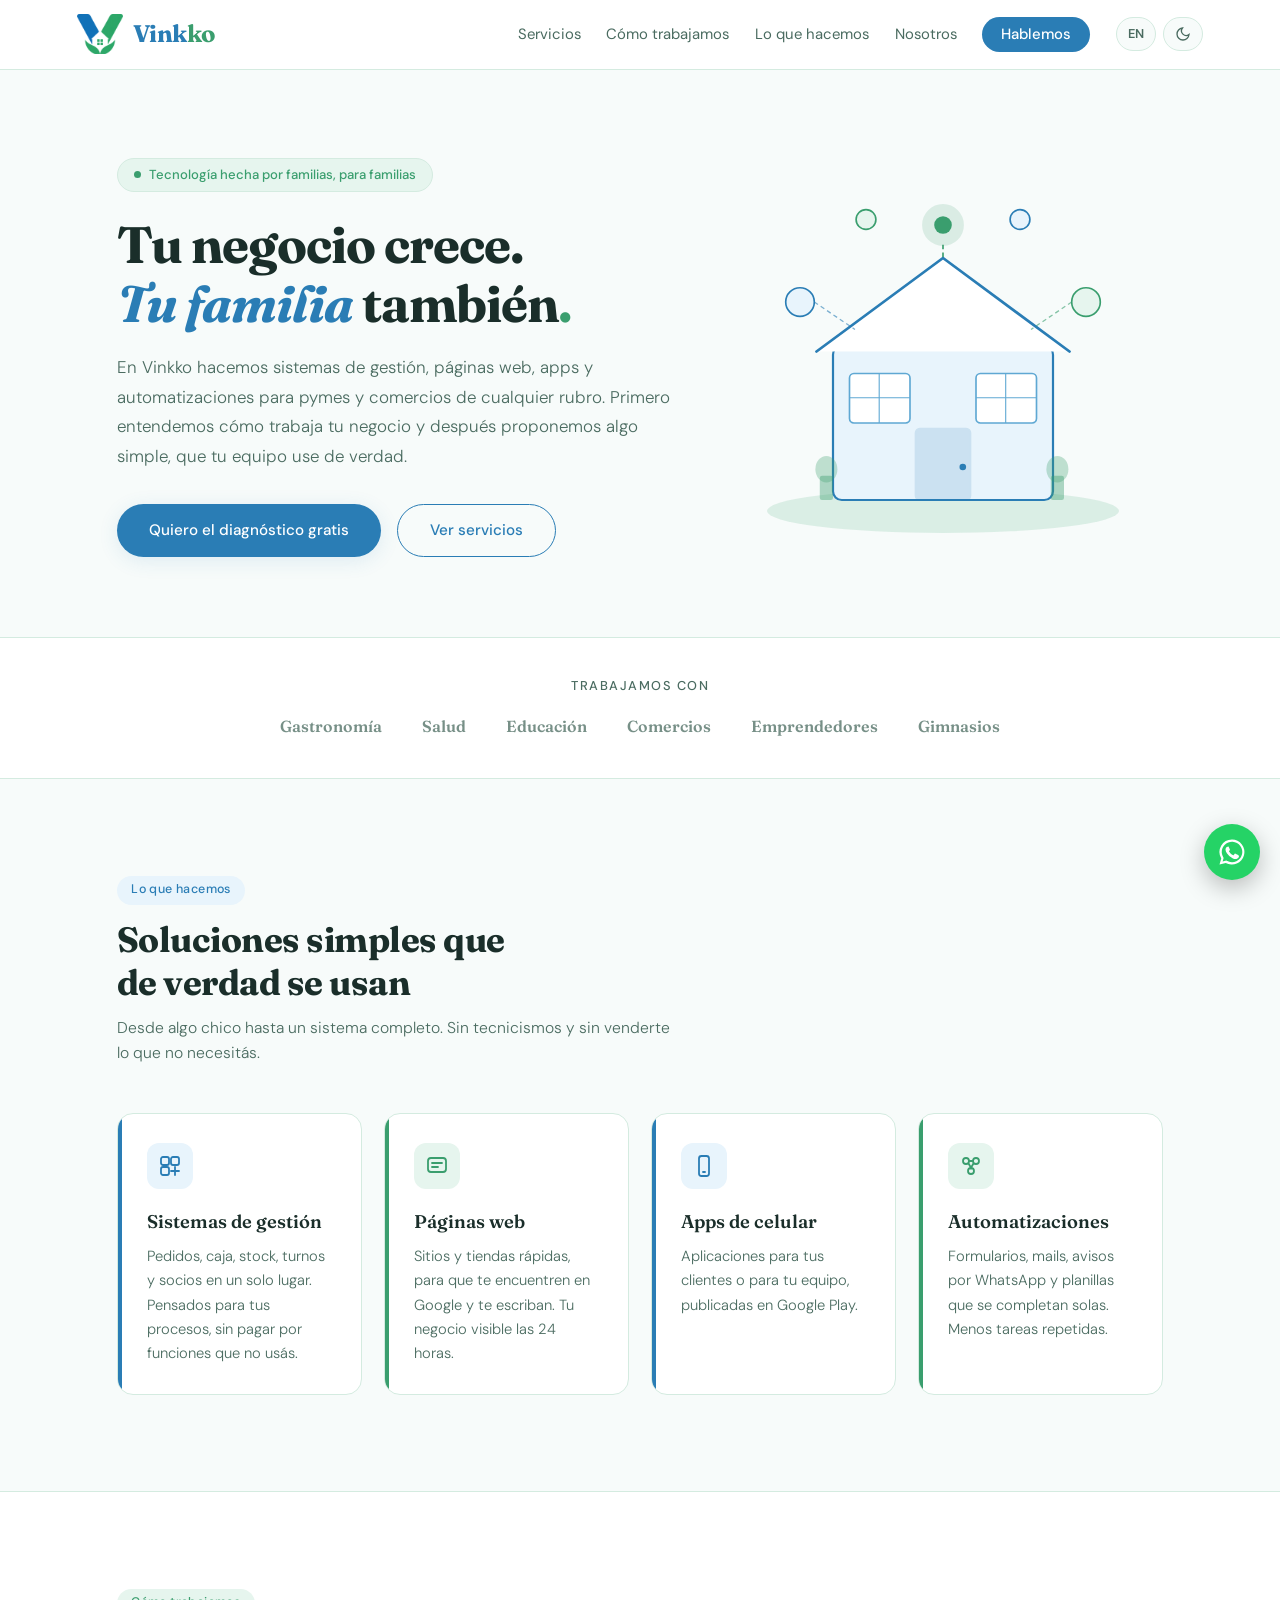
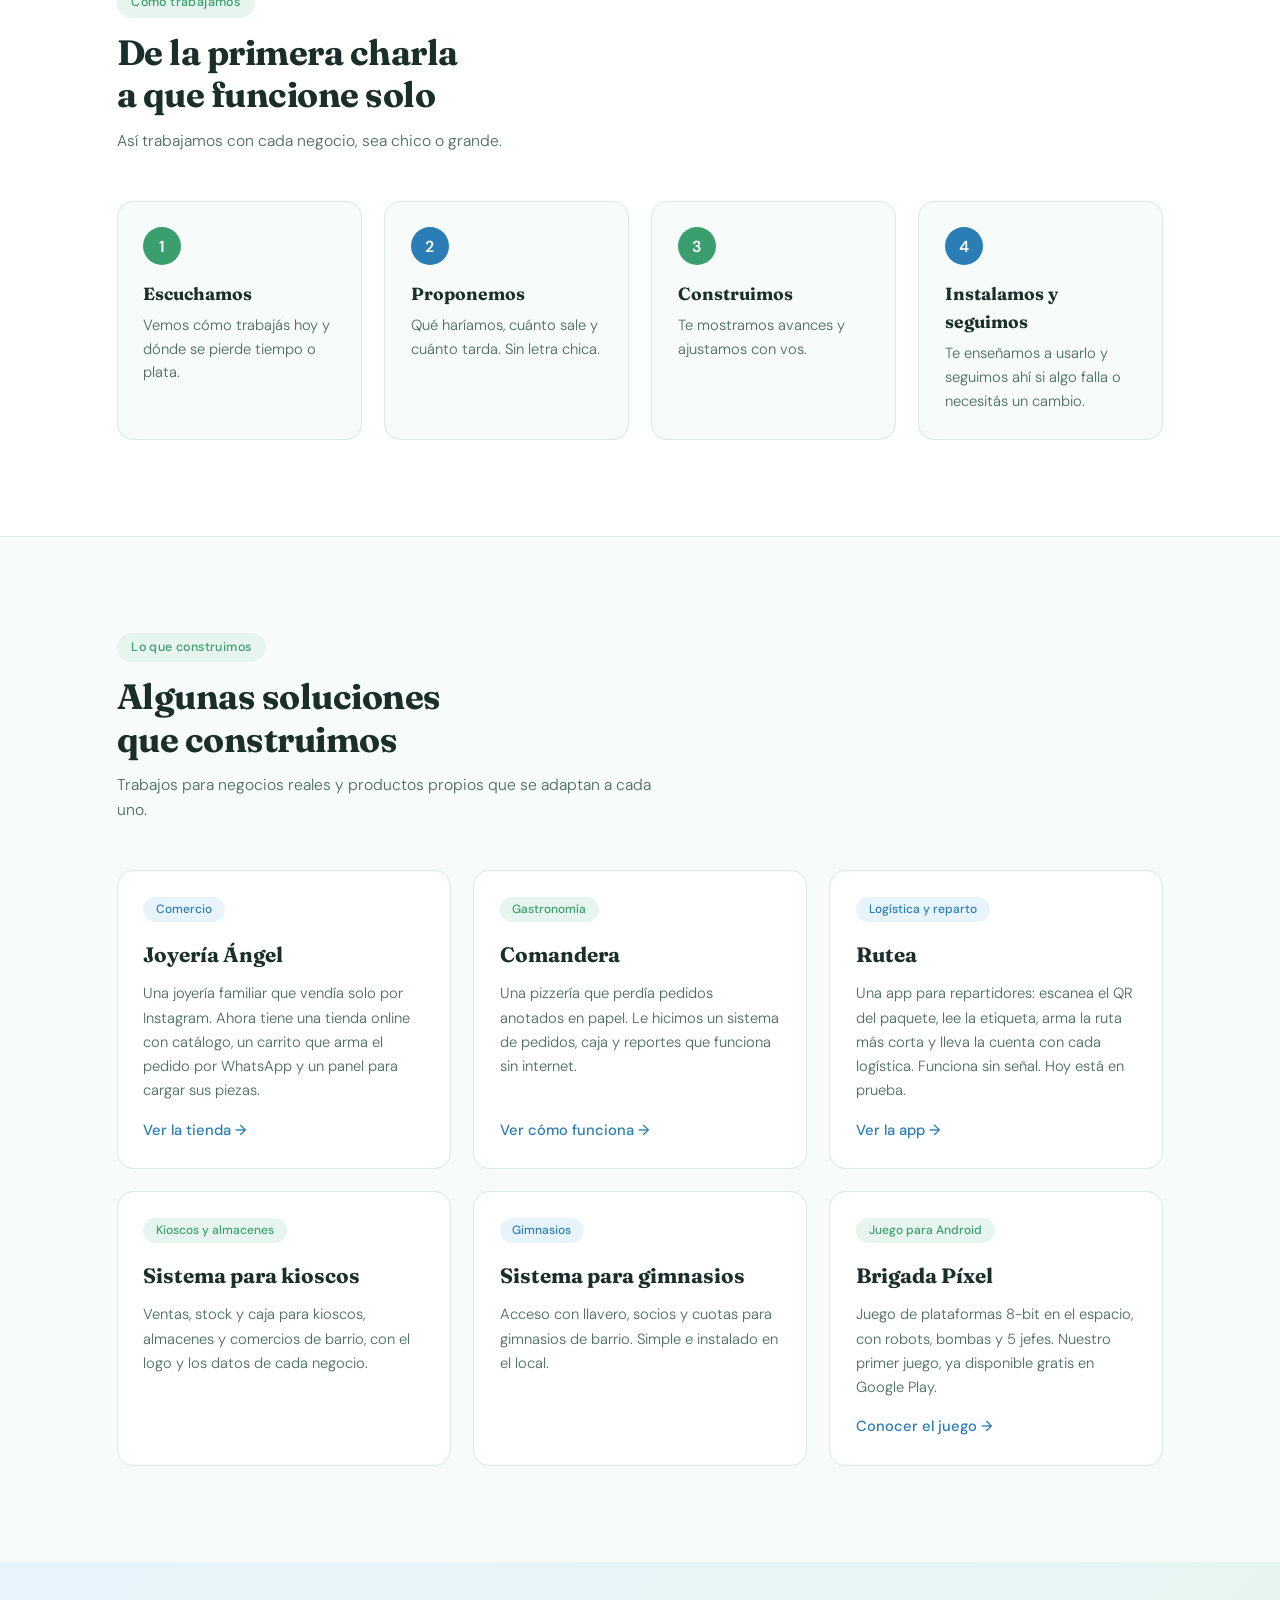
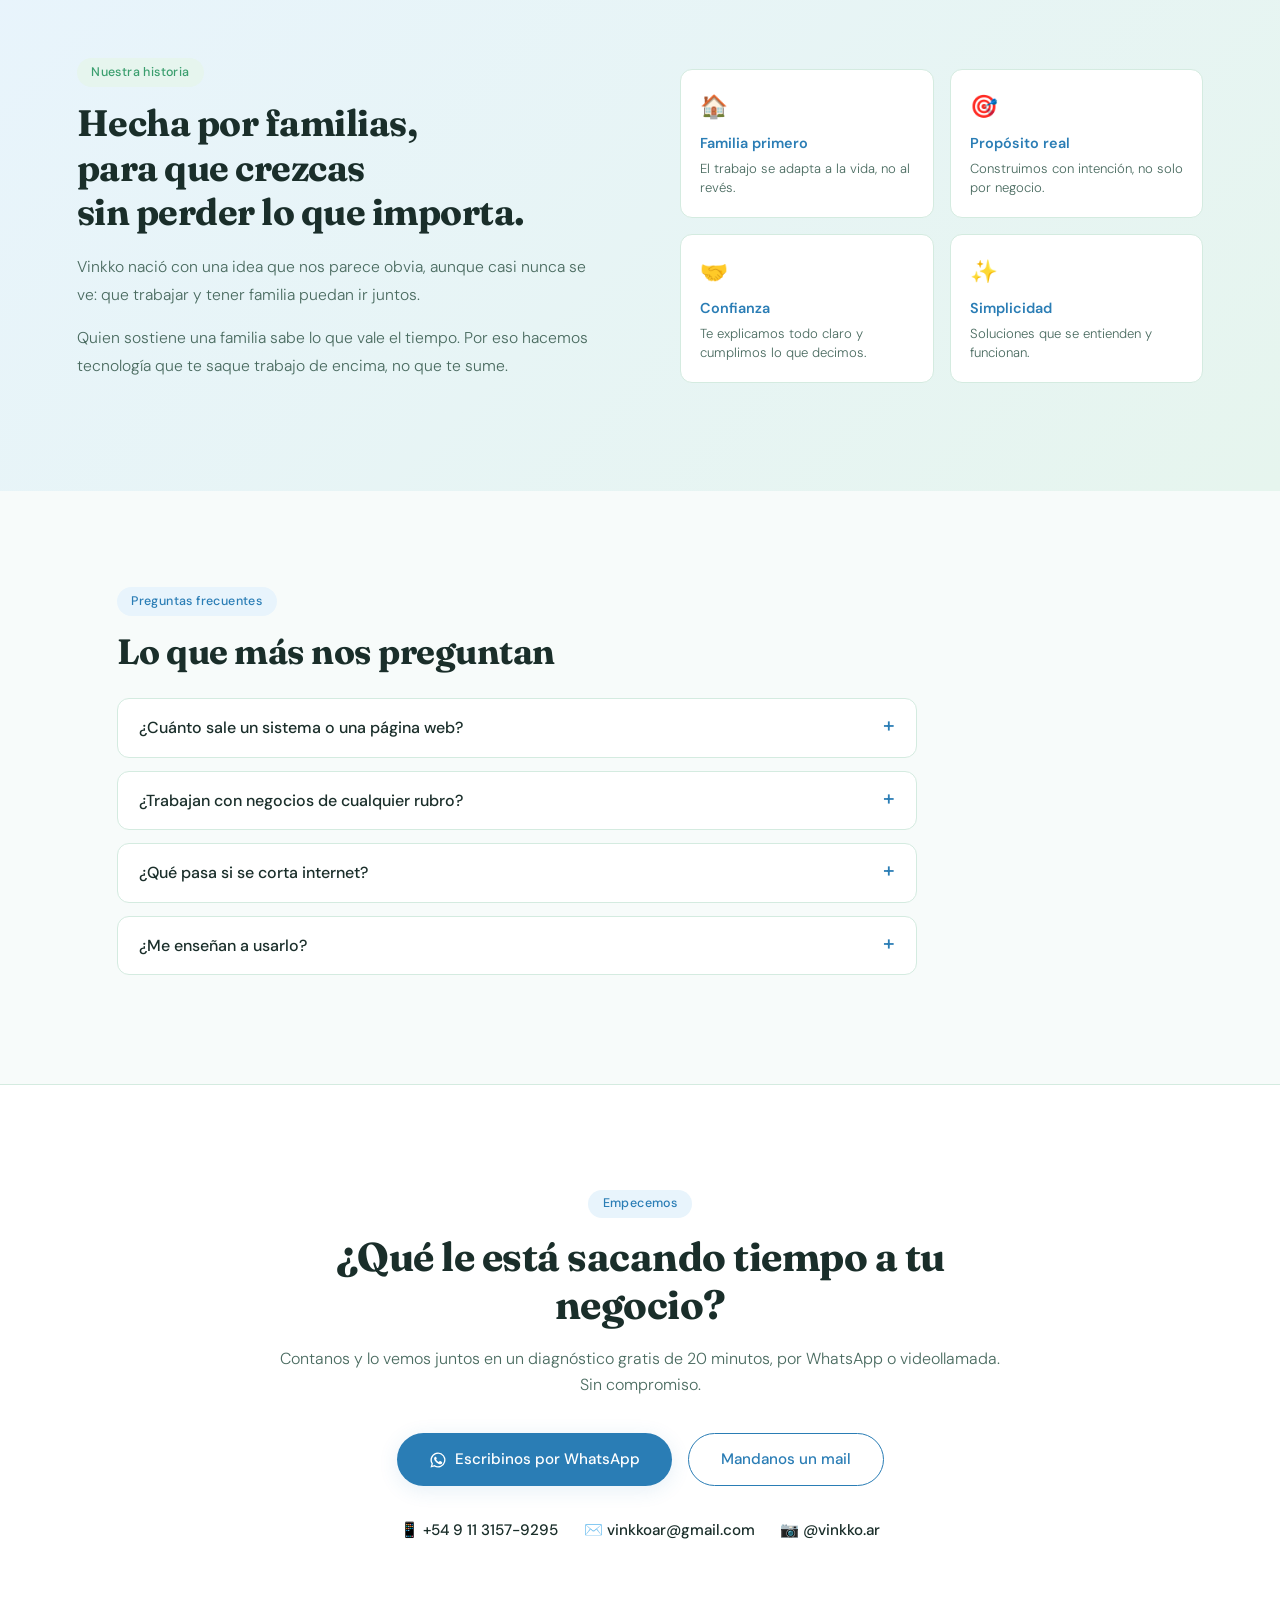
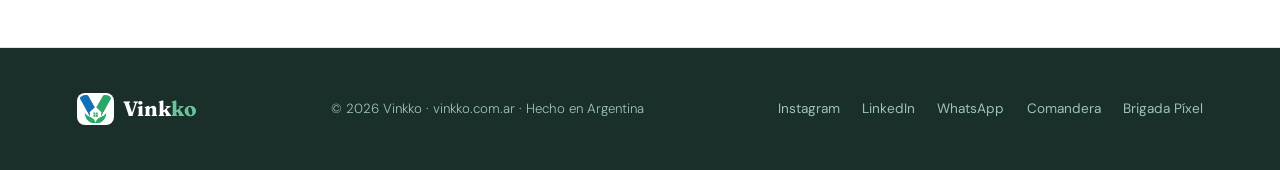
<file: index.html>
<!DOCTYPE html>
<html lang="es">
<head>
<meta charset="UTF-8">
<meta name="viewport" content="width=device-width, initial-scale=1.0">
<title>Vinkko | Sistemas de gestión, páginas web y apps para pymes</title>
<meta name="description" content="Vinkko es una empresa de tecnología hecha por familias y para familias. Hacemos sistemas de gestión, páginas web, apps y automatizaciones para pymes y comercios de Argentina. Diagnóstico gratis.">
<meta name="keywords" content="sistemas de gestión para pymes, páginas web para comercios, desarrollo de software Argentina, automatizaciones, apps para negocios, Vinkko">
<meta name="author" content="Vinkko">
<meta name="robots" content="index, follow">
<link rel="canonical" href="https://vinkko.com.ar/">
<meta name="theme-color" content="#2A7DB5">

<meta property="og:type" content="website">
<meta property="og:site_name" content="Vinkko">
<meta property="og:locale" content="es_AR">
<meta property="og:locale:alternate" content="en_US">
<meta property="og:url" content="https://vinkko.com.ar/">
<meta property="og:title" content="Vinkko | Tecnología hecha por familias, para que tu pyme trabaje más simple">
<meta property="og:description" content="Sistemas de gestión, páginas web, apps y automatizaciones para pymes de cualquier rubro. Primero entendemos tu negocio, después proponemos.">
<meta property="og:image" content="https://vinkko.com.ar/img/og-image.jpg">
<meta property="og:image:width" content="1200">
<meta property="og:image:height" content="630">
<meta name="twitter:card" content="summary_large_image">
<meta name="twitter:title" content="Vinkko | Tecnología para pymes">
<meta name="twitter:description" content="Sistemas de gestión, páginas web, apps y automatizaciones para pymes de cualquier rubro.">
<meta name="twitter:image" content="https://vinkko.com.ar/img/og-image.jpg">

<link rel="icon" type="image/png" sizes="32x32" href="img/favicon-32.png">
<link rel="apple-touch-icon" href="img/apple-touch-icon.png">
<link rel="manifest" href="site.webmanifest">

<link rel="preconnect" href="https://fonts.googleapis.com">
<link rel="preconnect" href="https://fonts.gstatic.com" crossorigin>
<link href="https://fonts.googleapis.com/css2?family=Fraunces:ital,wght@0,400;0,600;0,700;1,400&family=DM+Sans:wght@300;400;500;600&display=swap" rel="stylesheet">

<script type="application/ld+json">
{
  "@context": "https://schema.org",
  "@graph": [
    {
      "@type": "Organization",
      "@id": "https://vinkko.com.ar/#org",
      "name": "Vinkko",
      "url": "https://vinkko.com.ar/",
      "logo": "https://vinkko.com.ar/img/icon-512.png",
      "slogan": "Tecnología hecha por familias, para que tu pyme trabaje más simple.",
      "description": "Empresa de tecnología hecha por familias y para familias. Sistemas de gestión, páginas web, apps y automatizaciones para pymes.",
      "email": "vinkkoar@gmail.com",
      "telephone": "+54 9 11 3157-9295",
      "foundingDate": "2026",
      "areaServed": [{"@type": "Country", "name": "Argentina"}, {"@type": "Place", "name": "Latinoamérica"}],
      "sameAs": ["https://www.instagram.com/vinkko.ar", "https://www.linkedin.com/company/vinkko"],
      "contactPoint": {"@type": "ContactPoint", "telephone": "+54 9 11 3157-9295", "contactType": "customer service", "availableLanguage": ["Spanish", "English"]}
    },
    {
      "@type": "WebSite",
      "@id": "https://vinkko.com.ar/#web",
      "url": "https://vinkko.com.ar/",
      "name": "Vinkko",
      "inLanguage": "es-AR",
      "publisher": {"@id": "https://vinkko.com.ar/#org"}
    },
    {
      "@type": "FAQPage",
      "mainEntity": [
        {"@type": "Question", "name": "¿Cuánto sale un sistema o una página web?", "acceptedAnswer": {"@type": "Answer", "text": "Depende de lo que necesite tu negocio. Primero hacemos un diagnóstico gratis de 20 minutos y después te pasamos un presupuesto cerrado, con lo que incluye y cuánto tarda."}},
        {"@type": "Question", "name": "¿Trabajan con negocios de cualquier rubro?", "acceptedAnswer": {"@type": "Answer", "text": "Sí. Trabajamos con comercios, gastronomía, salud, educación, gimnasios y emprendedores, en toda Argentina y de forma remota."}},
        {"@type": "Question", "name": "¿Qué pasa si se corta internet?", "acceptedAnswer": {"@type": "Answer", "text": "Podemos armar sistemas que se instalan en la computadora del local y funcionan sin conexión, como nuestra Comandera para locales de comida."}},
        {"@type": "Question", "name": "¿Me enseñan a usarlo?", "acceptedAnswer": {"@type": "Answer", "text": "Sí. Lo instalamos, te enseñamos a vos y a quien trabaje con vos, y seguimos disponibles si algo falla o necesitás un cambio."}}
      ]
    }
  ]
}
</script>

<style>
  :root {
    --azul:#2A7DB5; --azul-claro:#E8F4FC; --azul-medio:#5FA8D3;
    --verde:#3A9E6E; --verde-claro:#E6F5EE; --verde-medio:#68C49A;
    --fondo:#F7FBFA; --superficie:#FFFFFF; --texto:#1A2E2A; --suave:#4A6B60; --borde:#D4EBE0;
    --sombra:rgba(42,125,181,.12); --pie:#1A2E2A; --pie-texto:#9DC4B6;
    color-scheme:light;
  }
  [data-theme="dark"] {
    --azul:#6BB3E6; --azul-claro:#16283a; --azul-medio:#5FA8D3;
    --verde:#5CC795; --verde-claro:#14302a; --verde-medio:#68C49A;
    --fondo:#0f1a18; --superficie:#16231f; --texto:#E6F0EC; --suave:#A7C2B8; --borde:#24372f;
    --sombra:rgba(0,0,0,.35); --pie:#0a1311; --pie-texto:#8fb3a6;
    color-scheme:dark;
  }
  *,*::before,*::after { margin:0; padding:0; box-sizing:border-box; }
  html { scroll-behavior:smooth; scroll-padding-top:80px; }
  body { font-family:'DM Sans',sans-serif; background:var(--fondo); color:var(--texto); line-height:1.6; overflow-x:hidden; transition:background .25s,color .25s; }
  a { color:inherit; }
  img { max-width:100%; display:block; }
  .skip { position:absolute; left:-999px; top:8px; background:var(--azul); color:#fff; padding:.5rem 1rem; border-radius:8px; z-index:999; }
  .skip:focus { left:8px; }

  /* NAV */
  nav { display:flex; align-items:center; justify-content:space-between; gap:1rem; padding:.9rem 6%; background:var(--superficie); border-bottom:1px solid var(--borde); position:sticky; top:0; z-index:100; }
  .logo { display:flex; align-items:center; gap:10px; text-decoration:none; }
  .logo img { height:40px; width:auto; }
  [data-theme="dark"] .logo img { background:#fff; border-radius:10px; padding:3px; }
  .logo-nombre { font-family:'Fraunces',serif; font-size:1.5rem; font-weight:700; color:var(--azul); letter-spacing:-.5px; }
  .logo-nombre span { color:var(--verde); }
  .nav-der { display:flex; align-items:center; gap:1.6rem; }
  nav ul { display:flex; gap:1.6rem; list-style:none; align-items:center; }
  nav ul a { text-decoration:none; color:var(--suave); font-size:.93rem; transition:color .2s; }
  nav ul a:hover { color:var(--azul); }
  .nav-cta { background:var(--azul); color:#fff !important; padding:.45rem 1.2rem; border-radius:50px; font-weight:500; }
  .nav-cta:hover { background:var(--verde); }
  .ctrl { display:flex; gap:.4rem; }
  .ctrl button { font:inherit; font-size:.8rem; font-weight:600; color:var(--suave); background:var(--fondo); border:1px solid var(--borde); border-radius:50px; height:34px; min-width:34px; padding:0 .7rem; cursor:pointer; display:inline-flex; align-items:center; justify-content:center; gap:.3rem; }
  .ctrl button:hover { color:var(--azul); border-color:var(--azul); }
  .ctrl svg { width:16px; height:16px; }
  .ico-sol { display:none; } [data-theme="dark"] .ico-sol { display:block; } [data-theme="dark"] .ico-luna { display:none; }

  /* HERO */
  .hero { display:flex; align-items:center; justify-content:space-between; gap:3rem; padding:5.5rem 6% 5rem; max-width:1200px; margin:0 auto; }
  .hero-texto { flex:1; max-width:580px; }
  .badge { display:inline-flex; align-items:center; gap:8px; background:var(--verde-claro); color:var(--verde); font-size:.82rem; font-weight:500; padding:.35rem 1rem; border-radius:50px; border:1px solid var(--borde); margin-bottom:1.5rem; }
  .badge::before { content:''; width:7px; height:7px; background:var(--verde); border-radius:50%; animation:pulso 1.8s infinite; }
  @keyframes pulso { 0%,100%{opacity:1;transform:scale(1)} 50%{opacity:.4;transform:scale(.7)} }
  .hero h1 { font-family:'Fraunces',serif; font-size:3.2rem; font-weight:700; line-height:1.15; letter-spacing:-1px; margin-bottom:1.2rem; }
  .hero h1 em { font-style:italic; color:var(--azul); }
  .hero h1 strong { color:var(--verde); }
  .hero p { font-size:1.06rem; color:var(--suave); font-weight:300; line-height:1.75; margin-bottom:2rem; }
  .botones { display:flex; gap:1rem; flex-wrap:wrap; }
  .btn-p { background:var(--azul); color:#fff; padding:.85rem 2rem; border-radius:50px; text-decoration:none; font-weight:500; font-size:.95rem; box-shadow:0 4px 20px var(--sombra); transition:background .2s,transform .1s; display:inline-flex; align-items:center; gap:.5rem; }
  .btn-p:hover { background:var(--verde); transform:translateY(-1px); }
  .btn-s { color:var(--azul); padding:.85rem 2rem; border-radius:50px; text-decoration:none; font-weight:500; font-size:.95rem; border:1.5px solid var(--azul); transition:background .2s; display:inline-flex; align-items:center; gap:.5rem; }
  .btn-s:hover { background:var(--azul-claro); }
  .hero-ilus { flex:1; max-width:440px; display:flex; justify-content:center; animation:flotar 4s ease-in-out infinite; }
  @keyframes flotar { 0%,100%{transform:translateY(0)} 50%{transform:translateY(-12px)} }
  .ilus-casa { fill:var(--azul-claro); stroke:var(--azul); } .ilus-techo { fill:var(--superficie); stroke:var(--azul); } .ilus-vent { fill:var(--superficie); stroke:var(--azul-medio); }

  /* SECTORES */
  .sectores { background:var(--superficie); border-top:1px solid var(--borde); border-bottom:1px solid var(--borde); padding:2.4rem 6%; text-align:center; }
  .sectores p { font-size:.8rem; color:var(--suave); text-transform:uppercase; letter-spacing:1.5px; font-weight:500; margin-bottom:1.1rem; }
  .sectores-lista { display:flex; justify-content:center; gap:2.5rem; flex-wrap:wrap; opacity:.75; }
  .sectores-lista span { font-family:'Fraunces',serif; font-size:1rem; font-weight:600; color:var(--suave); }

  /* COMUNES */
  .tag { display:inline-block; background:var(--azul-claro); color:var(--azul); font-size:.78rem; font-weight:500; padding:.28rem .9rem; border-radius:50px; margin-bottom:.9rem; letter-spacing:.4px; }
  .tag.v { background:var(--verde-claro); color:var(--verde); }
  .sec-titulo { font-family:'Fraunces',serif; font-size:2.2rem; font-weight:700; line-height:1.2; letter-spacing:-.5px; margin-bottom:.7rem; }
  .sec-sub { color:var(--suave); font-size:.98rem; font-weight:300; margin-bottom:3rem; max-width:560px; }
  .bloque { padding:6rem 6%; max-width:1200px; margin:0 auto; }
  .franja { background:var(--superficie); border-top:1px solid var(--borde); border-bottom:1px solid var(--borde); }

  /* SERVICIOS */
  .grid-4 { display:grid; grid-template-columns:repeat(4,1fr); gap:1.4rem; }
  @media (max-width:1100px) { .grid-4 { grid-template-columns:repeat(2,1fr); } }
  @media (max-width:600px) { .grid-4 { grid-template-columns:1fr; } }
  .card { background:var(--superficie); border:1px solid var(--borde); border-radius:16px; padding:1.8rem; position:relative; overflow:hidden; transition:transform .2s,box-shadow .2s; }
  .card::before { content:''; position:absolute; top:0; left:0; width:4px; height:100%; background:var(--azul); }
  .card.v::before { background:var(--verde); }
  .card:hover { transform:translateY(-4px); box-shadow:0 12px 40px var(--sombra); }
  .card-ico { width:46px; height:46px; background:var(--azul-claro); border-radius:12px; display:flex; align-items:center; justify-content:center; margin-bottom:1.1rem; color:var(--azul); }
  .card.v .card-ico { background:var(--verde-claro); color:var(--verde); }
  .card h3 { font-family:'Fraunces',serif; font-size:1.15rem; font-weight:600; margin-bottom:.5rem; }
  .card p { font-size:.92rem; color:var(--suave); line-height:1.65; font-weight:300; }

  /* PASOS */
  .pasos { display:grid; grid-template-columns:repeat(auto-fit,minmax(220px,1fr)); gap:1.4rem; counter-reset:paso; }
  .paso { counter-increment:paso; padding:1.6rem; border-radius:16px; background:var(--fondo); border:1px solid var(--borde); }
  .paso::before { content:counter(paso); display:inline-grid; place-items:center; width:38px; height:38px; border-radius:50%; background:var(--verde); color:#fff; font-weight:600; margin-bottom:.9rem; }
  .paso:nth-child(even)::before { background:var(--azul); }
  .paso h3 { font-family:'Fraunces',serif; font-size:1.1rem; margin-bottom:.4rem; }
  .paso p { font-size:.92rem; color:var(--suave); font-weight:300; }

  /* PRODUCTOS */
  .grid-productos { display:grid; grid-template-columns:repeat(3,1fr); gap:1.4rem; }
  @media (max-width:1100px) { .grid-productos { grid-template-columns:repeat(2,1fr); } }
  @media (max-width:600px) { .grid-productos { grid-template-columns:1fr; } }
  .prod-card { border:1px solid var(--borde); border-radius:16px; padding:1.6rem; background:var(--superficie); transition:transform .2s,box-shadow .2s; display:flex; flex-direction:column; }
  .prod-card:hover { transform:translateY(-4px); box-shadow:0 12px 40px var(--sombra); }
  .prod-badge { align-self:flex-start; background:var(--verde-claro); color:var(--verde); font-size:.75rem; font-weight:500; padding:.2rem .8rem; border-radius:50px; margin-bottom:1rem; }
  .prod-badge.azul { background:var(--azul-claro); color:var(--azul); }
  .prod-card h3 { font-family:'Fraunces',serif; font-size:1.3rem; font-weight:700; margin-bottom:.6rem; }
  .prod-card p { font-size:.92rem; color:var(--suave); line-height:1.65; font-weight:300; }
  .prod-link { margin-top:auto; padding-top:1rem; color:var(--azul); font-weight:500; font-size:.92rem; text-decoration:none; }
  .prod-link:hover { text-decoration:underline; }

  /* PROPÓSITO */
  .proposito { background:linear-gradient(135deg,var(--azul-claro) 0%,var(--verde-claro) 100%); padding:6rem 6%; }
  .proposito-inner { max-width:1200px; margin:0 auto; display:flex; align-items:center; gap:5rem; }
  .proposito-texto { flex:1; }
  .proposito-texto h2 { font-family:'Fraunces',serif; font-size:2.3rem; font-weight:700; line-height:1.2; letter-spacing:-.5px; margin-bottom:1.2rem; }
  .proposito-texto p { font-size:.98rem; color:var(--suave); line-height:1.8; font-weight:300; margin-bottom:.9rem; }
  .valores-grid { flex:1; display:grid; grid-template-columns:1fr 1fr; gap:1rem; }
  .valor { background:var(--superficie); border-radius:12px; padding:1.2rem; border:1px solid var(--borde); }
  .valor span { font-size:1.4rem; display:block; margin-bottom:.4rem; }
  .valor h4 { font-size:.9rem; font-weight:600; color:var(--azul); margin-bottom:.25rem; }
  .valor p { font-size:.82rem; color:var(--suave); line-height:1.5; font-weight:300; }

  /* FAQ */
  .faq { max-width:800px; }
  details { border:1px solid var(--borde); background:var(--superficie); border-radius:12px; padding:1rem 1.3rem; margin-bottom:.8rem; }
  summary { cursor:pointer; font-weight:500; list-style:none; display:flex; justify-content:space-between; gap:1rem; }
  summary::after { content:'+'; color:var(--azul); font-size:1.3rem; line-height:1; }
  details[open] summary::after { content:'–'; }
  details p { margin-top:.7rem; color:var(--suave); font-weight:300; font-size:.95rem; }

  /* CTA */
  .cta { padding:6.5rem 6%; text-align:center; max-width:720px; margin:0 auto; }
  .cta h2 { font-family:'Fraunces',serif; font-size:2.5rem; font-weight:700; line-height:1.2; letter-spacing:-.5px; margin-bottom:1.1rem; }
  .cta p { color:var(--suave); font-size:1rem; margin-bottom:2.2rem; font-weight:300; }
  .cta-grupo { display:flex; gap:1rem; justify-content:center; flex-wrap:wrap; }
  .contacto-datos { margin-top:2rem; display:flex; gap:1.6rem; justify-content:center; flex-wrap:wrap; font-size:.95rem; color:var(--suave); }
  .contacto-datos a { text-decoration:none; color:var(--texto); font-weight:500; }
  .contacto-datos a:hover { color:var(--azul); }

  /* FOOTER */
  footer { background:var(--pie); color:var(--pie-texto); padding:2.8rem 6%; display:flex; align-items:center; justify-content:space-between; flex-wrap:wrap; gap:1.5rem; }
  .footer-logo { display:flex; align-items:center; gap:.6rem; font-family:'Fraunces',serif; font-size:1.3rem; font-weight:700; color:#fff; }
  .footer-logo img { height:32px; background:#fff; border-radius:8px; padding:2px; }
  .footer-logo .fl-nombre span { color:var(--verde-medio); }
  footer p { font-size:.83rem; font-weight:300; }
  .footer-links { display:flex; gap:1.4rem; flex-wrap:wrap; }
  .footer-links a { color:var(--pie-texto); text-decoration:none; font-size:.85rem; }
  .footer-links a:hover { color:var(--verde-medio); }

  /* WHATSAPP FLOTANTE */
  .wa-flot { position:fixed; right:20px; bottom:20px; width:56px; height:56px; border-radius:50%; background:#25D366; color:#fff; display:grid; place-items:center; box-shadow:0 8px 24px rgba(0,0,0,.25); z-index:200; transition:transform .2s; }
  .wa-flot:hover { transform:scale(1.07); }
  .wa-flot svg { width:30px; height:30px; }

  @media (max-width:860px) {
    nav ul { display:none; }
    .hero { flex-direction:column; padding:3.5rem 5%; }
    .hero h1 { font-size:2.3rem; }
    .hero-ilus { max-width:280px; }
    .proposito-inner { flex-direction:column; gap:2.5rem; }
    .cta h2, .sec-titulo, .proposito-texto h2 { font-size:1.9rem; }
    .bloque, .proposito, .cta { padding-left:5%; padding-right:5%; }
  }
  @media (prefers-reduced-motion:reduce) { .hero-ilus, .badge::before { animation:none; } html { scroll-behavior:auto; } }
</style>
<script>
  /* Tema guardado o el del sistema, antes de pintar para que no parpadee */
  (function(){ try { var t = localStorage.getItem('vk-tema'); if (!t) t = matchMedia('(prefers-color-scheme: dark)').matches ? 'dark' : 'light'; document.documentElement.setAttribute('data-theme', t); } catch(e){} })();
</script>
</head>
<body>
<a href="#main" class="skip" data-k="skip">Saltar al contenido</a>

<nav aria-label="Principal">
  <a href="./" class="logo" aria-label="Vinkko, inicio">
    <img src="img/logo.webp" alt="Logo de Vinkko" width="46" height="40">
    <span class="logo-nombre">Vink<span>ko</span></span>
  </a>
  <div class="nav-der">
    <ul>
      <li><a href="#servicios" data-k="nav1">Servicios</a></li>
      <li><a href="#como" data-k="nav2">Cómo trabajamos</a></li>
      <li><a href="#productos" data-k="nav3">Lo que hacemos</a></li>
      <li><a href="#nosotros" data-k="nav4">Nosotros</a></li>
      <li><a href="#contacto" class="nav-cta" data-k="nav5">Hablemos</a></li>
    </ul>
    <div class="ctrl">
      <button type="button" id="btn-idioma" aria-label="Change language to English" title="English">EN</button>
      <button type="button" id="btn-tema" aria-label="Cambiar a modo oscuro" title="Modo claro / oscuro">
        <svg class="ico-luna" viewBox="0 0 24 24" fill="none" stroke="currentColor" stroke-width="2" stroke-linecap="round"><path d="M21 12.8A9 9 0 1 1 11.2 3a7 7 0 0 0 9.8 9.8z"/></svg>
        <svg class="ico-sol" viewBox="0 0 24 24" fill="none" stroke="currentColor" stroke-width="2" stroke-linecap="round"><circle cx="12" cy="12" r="4"/><path d="M12 2v2M12 20v2M4.9 4.9l1.4 1.4M17.7 17.7l1.4 1.4M2 12h2M20 12h2M4.9 19.1l1.4-1.4M17.7 6.3l1.4-1.4"/></svg>
      </button>
    </div>
  </div>
</nav>

<main id="main">
<section class="hero">
  <div class="hero-texto">
    <div class="badge" data-k="badge">Tecnología hecha por familias, para familias</div>
    <h1 data-k="h1">Tu negocio crece.<br><em>Tu familia</em> también<strong>.</strong></h1>
    <p data-k="hero_p">En Vinkko hacemos sistemas de gestión, páginas web, apps y automatizaciones para pymes y comercios de cualquier rubro. Primero entendemos cómo trabaja tu negocio y después proponemos algo simple, que tu equipo use de verdad.</p>
    <div class="botones">
      <a href="https://wa.me/5491131579295?text=Hola%20Vinkko%2C%20quiero%20el%20diagn%C3%B3stico%20gratis" class="btn-p" target="_blank" rel="noopener" data-k="hero_b1">Quiero el diagnóstico gratis</a>
      <a href="#servicios" class="btn-s" data-k="hero_b2">Ver servicios</a>
    </div>
  </div>
  <div class="hero-ilus" aria-hidden="true">
    <svg viewBox="0 0 400 340" fill="none" xmlns="http://www.w3.org/2000/svg" width="100%">
      <ellipse cx="200" cy="310" rx="160" ry="20" fill="#3A9E6E" opacity="0.15"/>
      <rect class="ilus-casa" x="100" y="160" width="200" height="140" rx="8" stroke-width="2"/>
      <path class="ilus-techo" d="M85 165 L200 80 L315 165" stroke-width="2.5" stroke-linecap="round" stroke-linejoin="round"/>
      <rect x="175" y="235" width="50" height="65" rx="4" fill="#2A7DB5" opacity="0.15" stroke="#2A7DB5" stroke-width="1.5"/>
      <circle cx="218" cy="270" r="3" fill="#2A7DB5"/>
      <rect class="ilus-vent" x="115" y="185" width="55" height="45" rx="4" stroke-width="1.5"/>
      <line x1="142" y1="185" x2="142" y2="230" stroke="#5FA8D3"/><line x1="115" y1="207" x2="170" y2="207" stroke="#5FA8D3"/>
      <rect class="ilus-vent" x="230" y="185" width="55" height="45" rx="4" stroke-width="1.5"/>
      <line x1="257" y1="185" x2="257" y2="230" stroke="#5FA8D3"/><line x1="230" y1="207" x2="285" y2="207" stroke="#5FA8D3"/>
      <circle cx="200" cy="50" r="18" fill="#3A9E6E" opacity="0.15" stroke="#3A9E6E" stroke-width="2"/>
      <circle cx="200" cy="50" r="8" fill="#3A9E6E"/>
      <line x1="200" y1="68" x2="200" y2="80" stroke="#3A9E6E" stroke-width="1.5" stroke-dasharray="4 3"/>
      <circle cx="70" cy="120" r="13" fill="#E8F4FC" stroke="#2A7DB5" stroke-width="1.5"/>
      <line x1="83" y1="120" x2="120" y2="145" stroke="#2A7DB5" stroke-width="1.2" stroke-dasharray="4 3" opacity="0.6"/>
      <circle cx="330" cy="120" r="13" fill="#E6F5EE" stroke="#3A9E6E" stroke-width="1.5"/>
      <line x1="317" y1="120" x2="280" y2="145" stroke="#3A9E6E" stroke-width="1.2" stroke-dasharray="4 3" opacity="0.6"/>
      <circle cx="130" cy="45" r="9" fill="#E6F5EE" stroke="#3A9E6E" stroke-width="1.5"/>
      <circle cx="270" cy="45" r="9" fill="#E8F4FC" stroke="#2A7DB5" stroke-width="1.5"/>
      <rect x="88" y="278" width="12" height="22" rx="2" fill="#3A9E6E" opacity="0.4"/><ellipse cx="94" cy="272" rx="10" ry="12" fill="#3A9E6E" opacity="0.3"/>
      <rect x="298" y="278" width="12" height="22" rx="2" fill="#3A9E6E" opacity="0.4"/><ellipse cx="304" cy="272" rx="10" ry="12" fill="#3A9E6E" opacity="0.3"/>
    </svg>
  </div>
</section>

<div class="sectores">
  <p data-k="sect">Trabajamos con</p>
  <div class="sectores-lista">
    <span data-k="s1">Gastronomía</span><span data-k="s2">Salud</span><span data-k="s3">Educación</span>
    <span data-k="s4">Comercios</span><span data-k="s5">Emprendedores</span><span data-k="s6">Gimnasios</span>
  </div>
</div>

<section class="bloque" id="servicios">
  <div class="tag" data-k="serv_tag">Lo que hacemos</div>
  <h2 class="sec-titulo" data-k="serv_t">Soluciones simples que<br>de verdad se usan</h2>
  <p class="sec-sub" data-k="serv_s">Desde algo chico hasta un sistema completo. Sin tecnicismos y sin venderte lo que no necesitás.</p>
  <div class="grid-4">
    <article class="card">
      <div class="card-ico"><svg width="24" height="24" viewBox="0 0 24 24" fill="none" stroke="currentColor" stroke-width="1.8"><rect x="3" y="3" width="8" height="8" rx="2"/><rect x="13" y="3" width="8" height="8" rx="2"/><rect x="3" y="13" width="8" height="8" rx="2"/><path d="M17 13v8M13 17h8" stroke-linecap="round"/></svg></div>
      <h3 data-k="c1t">Sistemas de gestión</h3>
      <p data-k="c1p">Pedidos, caja, stock, turnos y socios en un solo lugar. Pensados para tus procesos, sin pagar por funciones que no usás.</p>
    </article>
    <article class="card v">
      <div class="card-ico"><svg width="24" height="24" viewBox="0 0 24 24" fill="none" stroke="currentColor" stroke-width="1.8"><rect x="3" y="4" width="18" height="14" rx="3"/><path d="M7 9h10M7 13h6" stroke-linecap="round"/></svg></div>
      <h3 data-k="c2t">Páginas web</h3>
      <p data-k="c2p">Sitios y tiendas rápidas, para que te encuentren en Google y te escriban. Tu negocio visible las 24 horas.</p>
    </article>
    <article class="card">
      <div class="card-ico"><svg width="24" height="24" viewBox="0 0 24 24" fill="none" stroke="currentColor" stroke-width="1.8"><rect x="7" y="2" width="10" height="20" rx="2.5"/><path d="M11 18h2" stroke-linecap="round"/></svg></div>
      <h3 data-k="c3t">Apps de celular</h3>
      <p data-k="c3p">Aplicaciones para tus clientes o para tu equipo, publicadas en Google Play.</p>
    </article>
    <article class="card v">
      <div class="card-ico"><svg width="24" height="24" viewBox="0 0 24 24" fill="none" stroke="currentColor" stroke-width="1.8"><circle cx="7" cy="7" r="3"/><circle cx="17" cy="7" r="3"/><circle cx="12" cy="17" r="3"/><path d="M10 7h4M14.5 9.5l-3 5M9.5 9.5l3 5" stroke-linecap="round"/></svg></div>
      <h3 data-k="c4t">Automatizaciones</h3>
      <p data-k="c4p">Formularios, mails, avisos por WhatsApp y planillas que se completan solas. Menos tareas repetidas.</p>
    </article>
  </div>
</section>

<section class="franja" id="como">
  <div class="bloque">
    <div class="tag v" data-k="como_tag">Cómo trabajamos</div>
    <h2 class="sec-titulo" data-k="como_t">De la primera charla<br>a que funcione solo</h2>
    <p class="sec-sub" data-k="como_s">Así trabajamos con cada negocio, sea chico o grande.</p>
    <div class="pasos">
      <div class="paso"><h3 data-k="p1t">Escuchamos</h3><p data-k="p1p">Vemos cómo trabajás hoy y dónde se pierde tiempo o plata.</p></div>
      <div class="paso"><h3 data-k="p2t">Proponemos</h3><p data-k="p2p">Qué haríamos, cuánto sale y cuánto tarda. Sin letra chica.</p></div>
      <div class="paso"><h3 data-k="p3t">Construimos</h3><p data-k="p3p">Te mostramos avances y ajustamos con vos.</p></div>
      <div class="paso"><h3 data-k="p4t">Instalamos y seguimos</h3><p data-k="p4p">Te enseñamos a usarlo y seguimos ahí si algo falla o necesitás un cambio.</p></div>
    </div>
  </div>
</section>

<section class="bloque" id="productos">
  <div class="tag v" data-k="prod_tag">Lo que construimos</div>
  <h2 class="sec-titulo" data-k="prod_t">Algunas soluciones<br>que construimos</h2>
  <p class="sec-sub" data-k="prod_s">Trabajos para negocios reales y productos propios que se adaptan a cada uno.</p>
  <div class="grid-productos">
    <article class="prod-card">
      <span class="prod-badge azul" data-k="cl2b">Comercio</span>
      <h3>Joyería Ángel</h3>
      <p data-k="cl2p">Una joyería familiar que vendía solo por Instagram. Ahora tiene una tienda online con catálogo, un carrito que arma el pedido por WhatsApp y un panel para cargar sus piezas.</p>
      <a class="prod-link" href="https://joyeria-angel-925.web.app/" target="_blank" rel="noopener" data-k="cl2l">Ver la tienda →</a>
    </article>
    <article class="prod-card">
      <span class="prod-badge" data-k="cl1b">Gastronomía</span>
      <h3>Comandera</h3>
      <p data-k="cl1p">Una pizzería que perdía pedidos anotados en papel. Le hicimos un sistema de pedidos, caja y reportes que funciona sin internet.</p>
      <a class="prod-link" href="comandera/" data-k="cl1l">Ver cómo funciona →</a>
    </article>
    <article class="prod-card">
      <span class="prod-badge azul" data-k="ru1b">Logística y reparto</span>
      <h3>Rutea</h3>
      <p data-k="ru1p">Una app para repartidores: escanea el QR del paquete, lee la etiqueta, arma la ruta más corta y lleva la cuenta con cada logística. Funciona sin señal. Hoy está en prueba.</p>
      <a class="prod-link" href="rutea/" data-k="ru1l">Ver la app →</a>
    </article>
    <article class="prod-card">
      <span class="prod-badge" data-k="pr4b">Kioscos y almacenes</span>
      <h3 data-k="pr4t">Sistema para kioscos</h3>
      <p data-k="pr4p">Ventas, stock y caja para kioscos, almacenes y comercios de barrio, con el logo y los datos de cada negocio.</p>
    </article>
    <article class="prod-card">
      <span class="prod-badge azul" data-k="pr2b">Gimnasios</span>
      <h3 data-k="pr2t">Sistema para gimnasios</h3>
      <p data-k="pr2p">Acceso con llavero, socios y cuotas para gimnasios de barrio. Simple e instalado en el local.</p>
    </article>
    <article class="prod-card">
      <span class="prod-badge" data-k="pr3b">Juego para Android</span>
      <h3>Brigada Píxel</h3>
      <p data-k="pr3p">Juego de plataformas 8-bit en el espacio, con robots, bombas y 5 jefes. Nuestro primer juego, ya disponible gratis en Google Play.</p>
      <a class="prod-link" href="brigada-pixel/" data-k="pr3l">Conocer el juego →</a>
    </article>
  </div>
</section>

<section class="proposito" id="nosotros">
  <div class="proposito-inner">
    <div class="proposito-texto">
      <div class="tag v" data-k="nos_tag">Nuestra historia</div>
      <h2 data-k="nos_t">Hecha por familias,<br>para que crezcas<br>sin perder lo que importa.</h2>
      <p data-k="nos_p1">Vinkko nació con una idea que nos parece obvia, aunque casi nunca se ve: que trabajar y tener familia puedan ir juntos.</p>
      <p data-k="nos_p2">Quien sostiene una familia sabe lo que vale el tiempo. Por eso hacemos tecnología que te saque trabajo de encima, no que te sume.</p>
    </div>
    <div class="valores-grid">
      <div class="valor"><span aria-hidden="true">🏠</span><h4 data-k="v1t">Familia primero</h4><p data-k="v1p">El trabajo se adapta a la vida, no al revés.</p></div>
      <div class="valor"><span aria-hidden="true">🎯</span><h4 data-k="v2t">Propósito real</h4><p data-k="v2p">Construimos con intención, no solo por negocio.</p></div>
      <div class="valor"><span aria-hidden="true">🤝</span><h4 data-k="v3t">Confianza</h4><p data-k="v3p">Te explicamos todo claro y cumplimos lo que decimos.</p></div>
      <div class="valor"><span aria-hidden="true">✨</span><h4 data-k="v4t">Simplicidad</h4><p data-k="v4p">Soluciones que se entienden y funcionan.</p></div>
    </div>
  </div>
</section>

<section class="bloque" id="preguntas">
  <div class="tag" data-k="faq_tag">Preguntas frecuentes</div>
  <h2 class="sec-titulo" data-k="faq_t" style="margin-bottom:1.6rem">Lo que más nos preguntan</h2>
  <div class="faq">
    <details><summary data-k="q1">¿Cuánto sale un sistema o una página web?</summary><p data-k="a1">Depende de lo que necesite tu negocio. Primero hacemos un diagnóstico gratis de 20 minutos y después te pasamos un presupuesto cerrado, con lo que incluye y cuánto tarda.</p></details>
    <details><summary data-k="q2">¿Trabajan con negocios de cualquier rubro?</summary><p data-k="a2">Sí. Trabajamos con comercios, gastronomía, salud, educación, gimnasios y emprendedores, en toda Argentina y de forma remota.</p></details>
    <details><summary data-k="q3">¿Qué pasa si se corta internet?</summary><p data-k="a3">Podemos armar sistemas que se instalan en la computadora del local y funcionan sin conexión, como nuestra Comandera para locales de comida.</p></details>
    <details><summary data-k="q4">¿Me enseñan a usarlo?</summary><p data-k="a4">Sí. Lo instalamos, te enseñamos a vos y a quien trabaje con vos, y seguimos disponibles si algo falla o necesitás un cambio.</p></details>
  </div>
</section>

<section class="cta franja" id="contacto" style="max-width:none">
  <div style="max-width:720px;margin:0 auto">
    <div class="tag" data-k="cta_tag">Empecemos</div>
    <h2 data-k="cta_t">¿Qué le está sacando tiempo a tu negocio?</h2>
    <p data-k="cta_p">Contanos y lo vemos juntos en un diagnóstico gratis de 20 minutos, por WhatsApp o videollamada. Sin compromiso.</p>
    <div class="cta-grupo">
      <a href="https://wa.me/5491131579295?text=Hola%20Vinkko%2C%20quiero%20el%20diagn%C3%B3stico%20gratis" class="btn-p" target="_blank" rel="noopener">
        <svg width="18" height="18" viewBox="0 0 24 24" fill="currentColor" aria-hidden="true"><path d="M12 2a10 10 0 0 0-8.6 15.1L2 22l5-1.3A10 10 0 1 0 12 2zm0 18.2a8.2 8.2 0 0 1-4.2-1.2l-.3-.2-3 .8.8-2.9-.2-.3A8.2 8.2 0 1 1 12 20.2zm4.5-6.1c-.2-.1-1.5-.7-1.7-.8s-.4-.1-.6.1-.7.8-.8 1-.3.2-.5.1a6.7 6.7 0 0 1-3.3-2.9c-.2-.4.2-.4.7-1.3.1-.2 0-.3 0-.4l-.8-1.8c-.2-.5-.4-.4-.6-.4h-.5a1 1 0 0 0-.7.3 3 3 0 0 0-.9 2.2 5.2 5.2 0 0 0 1.1 2.7 11.8 11.8 0 0 0 4.5 4c1.7.7 2.3.8 3.2.6a2.7 2.7 0 0 0 1.8-1.3 2.2 2.2 0 0 0 .1-1.3c0-.1-.2-.2-.5-.3z"/></svg>
        <span data-k="cta_b1">Escribinos por WhatsApp</span></a>
      <a href="mailto:vinkkoar@gmail.com?subject=Consulta%20desde%20vinkko.com.ar" class="btn-s" data-k="cta_b2">Mandanos un mail</a>
    </div>
    <div class="contacto-datos">
      <span>📱 <a href="tel:+5491131579295">+54 9 11 3157-9295</a></span>
      <span>✉️ <a href="mailto:vinkkoar@gmail.com">vinkkoar@gmail.com</a></span>
      <span>📷 <a href="https://www.instagram.com/vinkko.ar" target="_blank" rel="noopener">@vinkko.ar</a></span>
    </div>
  </div>
</section>
</main>

<footer>
  <div class="footer-logo"><img src="img/logo.webp" alt="" width="37" height="32"><span class="fl-nombre">Vink<span>ko</span></span></div>
  <p>© 2026 Vinkko · vinkko.com.ar · <span data-k="pie">Hecho en Argentina</span></p>
  <div class="footer-links">
    <a href="https://www.instagram.com/vinkko.ar" target="_blank" rel="noopener">Instagram</a>
    <a href="https://www.linkedin.com/company/vinkko" target="_blank" rel="noopener">LinkedIn</a>
    <a href="https://wa.me/5491131579295" target="_blank" rel="noopener">WhatsApp</a>
    <a href="comandera/">Comandera</a>
    <a href="brigada-pixel/">Brigada Píxel</a>
  </div>
</footer>

<a class="wa-flot" href="https://wa.me/5491131579295?text=Hola%20Vinkko" target="_blank" rel="noopener" aria-label="Escribinos por WhatsApp">
  <svg viewBox="0 0 24 24" fill="currentColor" aria-hidden="true"><path d="M12 2a10 10 0 0 0-8.6 15.1L2 22l5-1.3A10 10 0 1 0 12 2zm0 18.2a8.2 8.2 0 0 1-4.2-1.2l-.3-.2-3 .8.8-2.9-.2-.3A8.2 8.2 0 1 1 12 20.2zm4.5-6.1c-.2-.1-1.5-.7-1.7-.8s-.4-.1-.6.1-.7.8-.8 1-.3.2-.5.1a6.7 6.7 0 0 1-3.3-2.9c-.2-.4.2-.4.7-1.3.1-.2 0-.3 0-.4l-.8-1.8c-.2-.5-.4-.4-.6-.4h-.5a1 1 0 0 0-.7.3 3 3 0 0 0-.9 2.2 5.2 5.2 0 0 0 1.1 2.7 11.8 11.8 0 0 0 4.5 4c1.7.7 2.3.8 3.2.6a2.7 2.7 0 0 0 1.8-1.3 2.2 2.2 0 0 0 .1-1.3c0-.1-.2-.2-.5-.3z"/></svg>
</a>

<script>
(function () {
  var EN = {
    skip:'Skip to content', nav1:'Services', nav2:'How we work', nav3:'Our work', nav4:'About us', nav5:"Let's talk",
    badge:'Technology made by families, for families',
    h1:'Your business grows.<br><em>Your family</em> does too<strong>.</strong>',
    hero_p:'At Vinkko we build management systems, websites, apps and automations for small businesses of any kind. First we understand how your business works, then we propose something simple that your team will actually use.',
    hero_b1:'Get the free assessment', hero_b2:'See services',
    sect:'We work with', s1:'Restaurants', s2:'Health', s3:'Education', s4:'Retail', s5:'Entrepreneurs', s6:'Gyms',
    serv_tag:'What we do', serv_t:'Simple solutions<br>people actually use', serv_s:'From something small to a complete system. No jargon, and we never sell you what you don\'t need.',
    c1t:'Management systems', c1p:'Orders, cash register, stock, bookings and members in one place. Built around your processes, without paying for features you won\'t use.',
    c2t:'Websites', c2p:'Fast sites and online stores so people find you on Google and get in touch. Your business visible 24/7.',
    c3t:'Mobile apps', c3p:'Apps for your customers or your team, published on Google Play.',
    c4t:'Automations', c4p:'Forms, emails, WhatsApp notifications and spreadsheets that fill themselves. Fewer repetitive tasks.',
    como_tag:'How we work', como_t:'From the first chat<br>to running on its own', como_s:'This is how we work with every business, small or large.',
    p1t:'We listen', p1p:'We look at how you work today and where time or money gets lost.',
    p2t:'We propose', p2p:'What we would build, what it costs and how long it takes. No fine print.',
    p3t:'We build', p3p:'We show you progress and adjust with you.',
    p4t:'We install and stay', p4p:'We teach you how to use it and we\'re still there if something fails or you need a change.',
    prod_tag:'What we built', prod_t:'Some solutions<br>we have built', prod_s:'Work for real businesses and our own products that adapt to each one.',
    cl1b:'Restaurants', cl1p:'A pizzeria that kept losing orders written on paper. We built an order, cash register and reporting system that works offline.', cl1l:'See how it works →',
    ru1b:'Logistics and delivery', ru1p:'An app for couriers: it scans the parcel QR code, reads the label, plans the shortest route and keeps the accounts with each logistics company. Works offline. Currently in testing.', ru1l:'See the app →',
    cl2b:'Retail', cl2p:'A family jewelry business that only sold on Instagram. Now it has an online store with a catalog, a cart that sends the order via WhatsApp and a panel to upload its pieces.', cl2l:'See the store →',
    pr4b:'Corner shops', pr4t:'System for corner shops', pr4p:'Sales, stock and cash register for corner shops, grocery stores and neighborhood businesses, with each business\'s logo and details.',
    pr2b:'Gyms', pr2t:'Gym management system', pr2p:'Key-fob access, members and fees for neighborhood gyms. Simple and installed on site.',
    pr3b:'Android game', pr3p:'An 8-bit space platformer with robots, bombs and 5 bosses. Our first game, now available for free on Google Play.', pr3l:'Discover the game →',
    nos_tag:'Our story', nos_t:'Made by families,<br>so you can grow<br>without losing what matters.',
    nos_p1:'Vinkko was born from an idea that seems obvious to us, yet is rarely seen: that work and family can go together.',
    nos_p2:'Anyone who supports a family knows what time is worth. That\'s why we build technology that takes work off your plate instead of adding to it.',
    v1t:'Family first', v1p:'Work adapts to life, not the other way around.', v2t:'Real purpose', v2p:'We build with intention, not just for business.',
    v3t:'Trust', v3p:'We explain everything clearly and do what we say.', v4t:'Simplicity', v4p:'Solutions that make sense and work.',
    faq_tag:'FAQ', faq_t:'What people ask us most',
    q1:'How much does a system or a website cost?', a1:'It depends on what your business needs. First we do a free 20-minute assessment, then we send you a fixed quote with what\'s included and how long it takes.',
    q2:'Do you work with any kind of business?', a2:'Yes. We work with retail, restaurants, health, education, gyms and entrepreneurs, across Argentina and remotely.',
    q3:'What if the internet goes down?', a3:'We can build systems installed on the shop\'s computer that work offline, like our Comandera for food businesses.',
    q4:'Will you teach me how to use it?', a4:'Yes. We install it, train you and anyone who works with you, and stay available if something fails or you need a change.',
    cta_tag:"Let's start", cta_t:"What's taking up your business's time?", cta_p:'Tell us and we\'ll look at it together in a free 20-minute assessment, over WhatsApp or video call. No commitment.',
    cta_b1:'Message us on WhatsApp', cta_b2:'Send us an email', pie:'Made in Argentina'
  };
  var ES = {};
  var els = document.querySelectorAll('[data-k]');
  els.forEach(function (el) { ES[el.dataset.k] = el.innerHTML; });
  var META = {
    es: { title: document.title, desc: document.querySelector('meta[name="description"]').content },
    en: { title: 'Vinkko | Management systems, websites and apps for small businesses', desc: 'Vinkko is a technology company made by families, for families. Management systems, websites, apps and automations for small businesses. Free assessment.' }
  };
  var btnI = document.getElementById('btn-idioma'), btnT = document.getElementById('btn-tema');
  function idioma(l) {
    var d = l === 'en' ? EN : ES;
    els.forEach(function (el) { if (d[el.dataset.k] != null) el.innerHTML = d[el.dataset.k]; });
    document.documentElement.lang = l === 'en' ? 'en' : 'es';
    document.title = META[l].title;
    document.querySelector('meta[name="description"]').content = META[l].desc;
    btnI.textContent = l === 'en' ? 'ES' : 'EN';
    btnI.title = l === 'en' ? 'Español' : 'English';
    btnI.setAttribute('aria-label', l === 'en' ? 'Cambiar a español' : 'Change language to English');
    try { localStorage.setItem('vk-idioma', l); } catch (e) {}
  }
  function tema(t) {
    document.documentElement.setAttribute('data-theme', t);
    btnT.setAttribute('aria-label', t === 'dark' ? 'Cambiar a modo claro' : 'Cambiar a modo oscuro');
    try { localStorage.setItem('vk-tema', t); } catch (e) {}
  }
  btnI.addEventListener('click', function () { idioma(document.documentElement.lang === 'en' ? 'es' : 'en'); });
  btnT.addEventListener('click', function () { tema(document.documentElement.getAttribute('data-theme') === 'dark' ? 'light' : 'dark'); });
  var guardado = null;
  try { guardado = localStorage.getItem('vk-idioma'); } catch (e) {}
  /* Español por defecto (Google indexa en español); inglés solo si la persona lo eligió */
  if (guardado === 'en') idioma('en');
  btnT.setAttribute('aria-label', document.documentElement.getAttribute('data-theme') === 'dark' ? 'Cambiar a modo claro' : 'Cambiar a modo oscuro');
})();
</script>
</body>
</html>
</file>
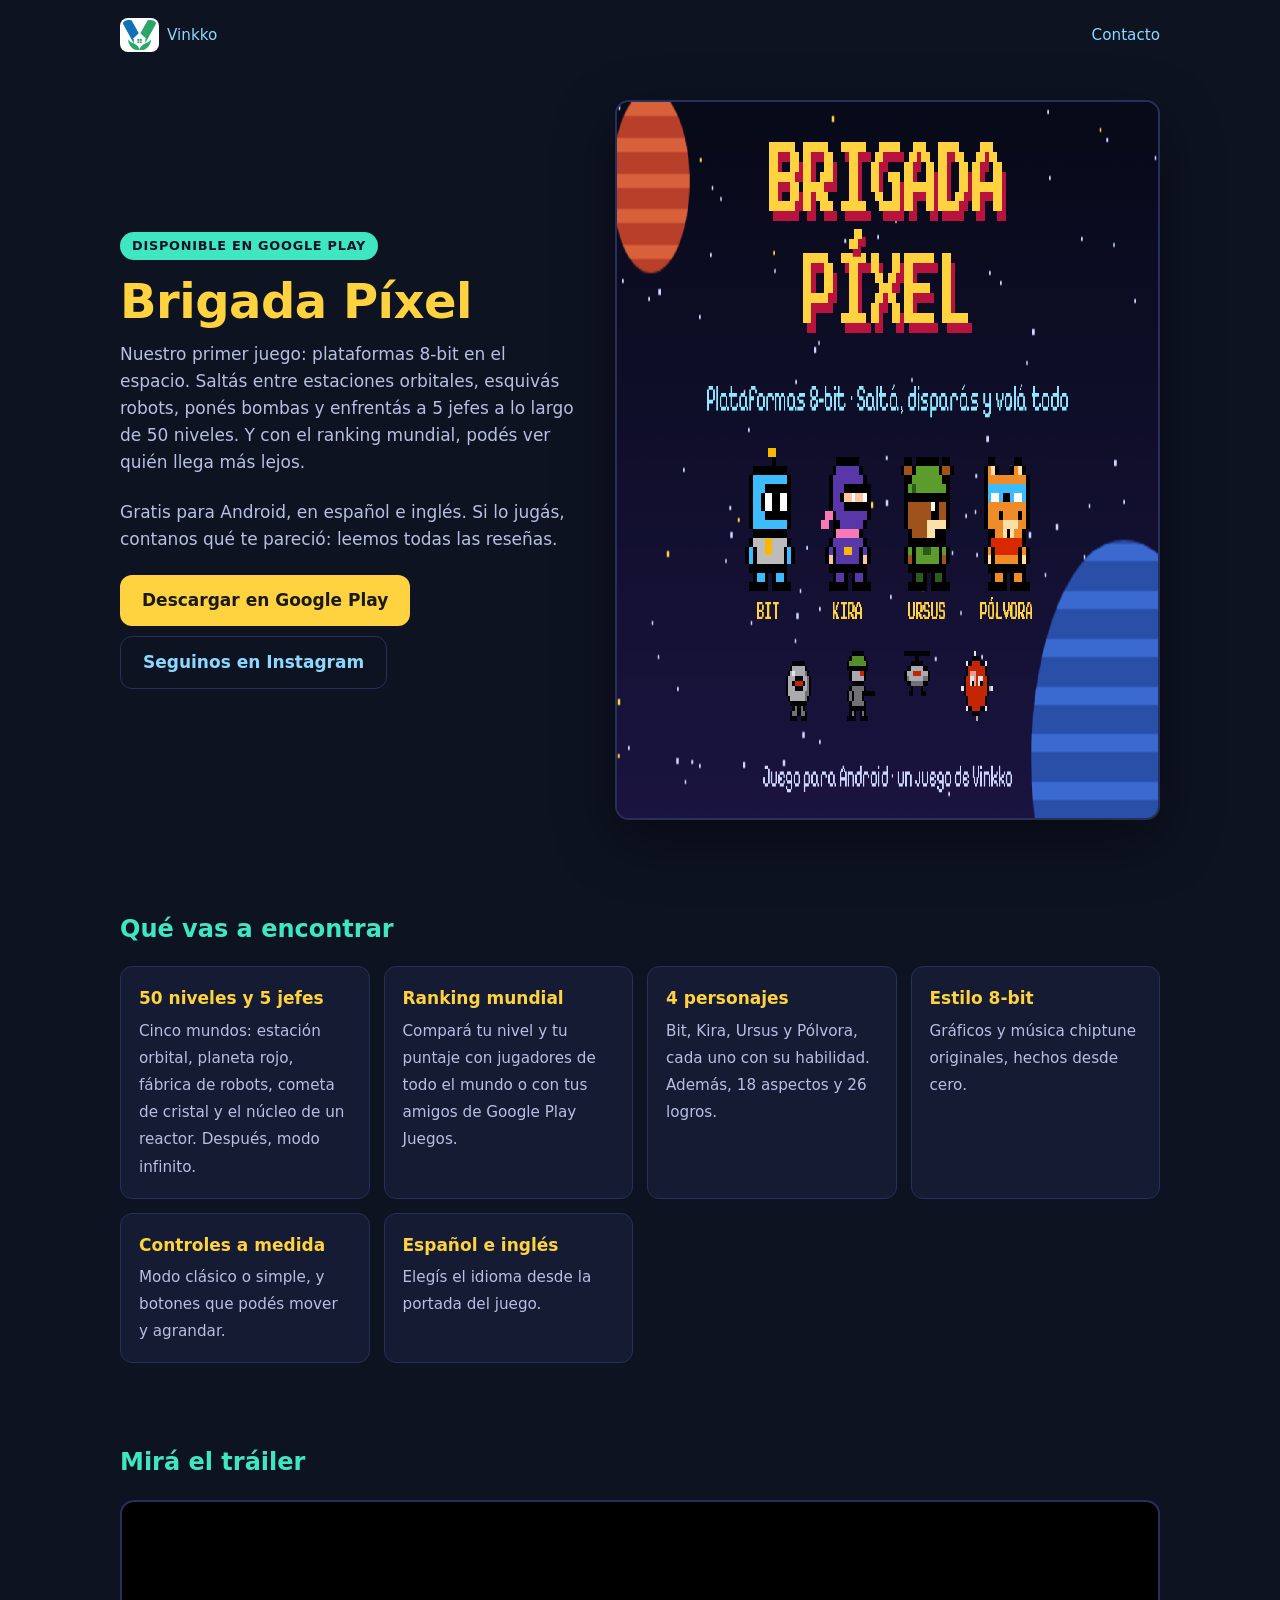
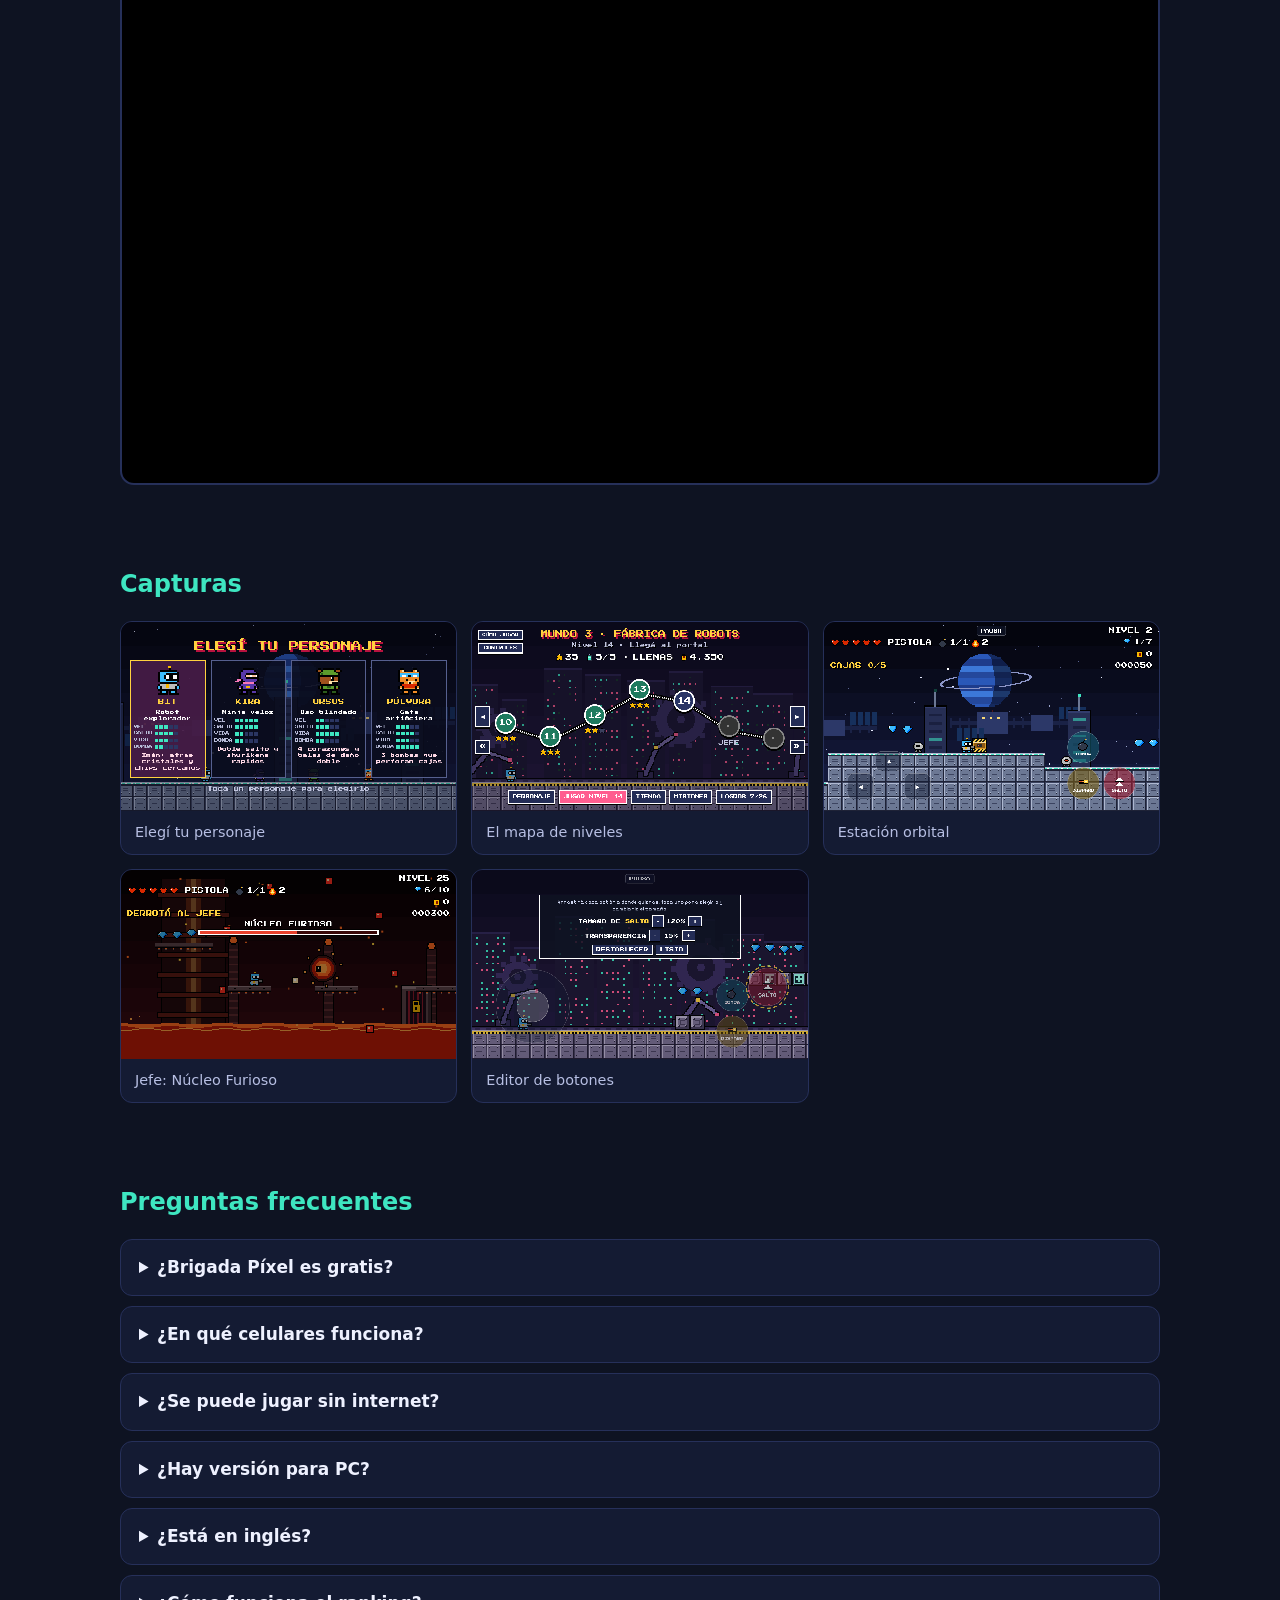
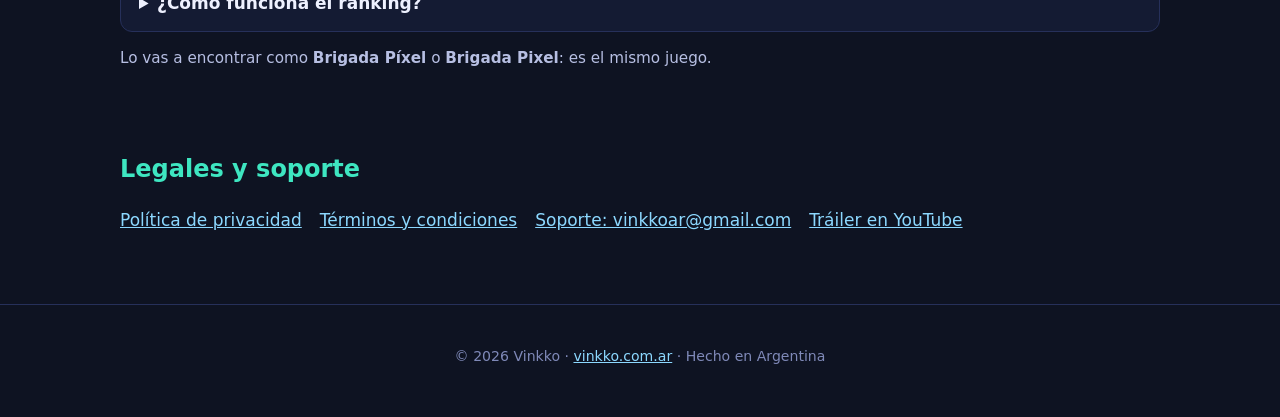
<file: brigada-pixel/index.html>
<!DOCTYPE html>
<html lang="es">
<head>
<meta charset="UTF-8">
<meta name="viewport" content="width=device-width, initial-scale=1">
<title>Brigada Píxel | Juego de plataformas 8-bit para Android · Vinkko</title>
<meta name="description" content="Brigada Píxel (Brigada Pixel) es un juego de plataformas 8-bit gratis para Android: 50 niveles en el espacio, 5 jefes, robots, bombas y ranking mundial. Hecho por Vinkko, en español e inglés.">
<link rel="canonical" href="https://vinkko.com.ar/brigada-pixel/">
<meta name="theme-color" content="#0e1322">
<meta property="og:type" content="website">
<meta property="og:site_name" content="Vinkko">
<meta property="og:locale" content="es_AR">
<meta property="og:url" content="https://vinkko.com.ar/brigada-pixel/">
<meta property="og:title" content="Brigada Píxel, juego 8-bit para Android">
<meta property="og:description" content="50 niveles de plataformas en el espacio, 5 jefes y ranking mundial. Gratis en Google Play.">
<meta property="og:image" content="https://vinkko.com.ar/img/bp/01-portada.webp">
<meta name="twitter:card" content="summary_large_image">
<link rel="icon" type="image/png" sizes="32x32" href="../img/favicon-32.png">
<script type="application/ld+json">
{
  "@context": "https://schema.org",
  "@type": "VideoGame",
  "name": "Brigada Píxel",
  "alternateName": "Brigada Pixel",
  "url": "https://vinkko.com.ar/brigada-pixel/",
  "description": "Juego de plataformas 8-bit gratis para Android: 50 niveles en el espacio, 5 jefes, robots, bombas, modo infinito y ranking mundial con Google Play Juegos.",
  "genre": ["Plataformas", "Acción", "Arcade", "Retro"],
  "gamePlatform": "Android",
  "operatingSystem": "Android 7.0 o superior",
  "applicationCategory": "Game",
  "playMode": "SinglePlayer",
  "inLanguage": ["es", "en"],
  "image": "https://vinkko.com.ar/img/bp/01-portada.webp",
  "offers": {"@type": "Offer", "price": "0", "priceCurrency": "ARS"},
  "installUrl": "https://play.google.com/store/apps/details?id=ar.vinkko.brigadapixel",
  "sameAs": ["https://play.google.com/store/apps/details?id=ar.vinkko.brigadapixel", "https://www.youtube.com/watch?v=nXSOXuOlYJ8"],
  "trailer": {
    "@type": "VideoObject",
    "name": "Brigada Píxel · Tráiler",
    "description": "Tráiler de Brigada Píxel, juego de plataformas 8-bit para Android.",
    "thumbnailUrl": "https://i.ytimg.com/vi/nXSOXuOlYJ8/hqdefault.jpg",
    "uploadDate": "2026-11-08",
    "embedUrl": "https://www.youtube-nocookie.com/embed/nXSOXuOlYJ8",
    "contentUrl": "https://www.youtube.com/watch?v=nXSOXuOlYJ8"
  },
  "author": {"@type": "Organization", "name": "Vinkko", "url": "https://vinkko.com.ar/"},
  "publisher": {"@type": "Organization", "name": "Vinkko", "url": "https://vinkko.com.ar/"}
}
</script>
<script type="application/ld+json">
{
  "@context": "https://schema.org",
  "@type": "FAQPage",
  "mainEntity": [
    {"@type": "Question", "name": "¿Brigada Píxel es gratis?", "acceptedAnswer": {"@type": "Answer", "text": "Sí. Se descarga gratis desde Google Play. Tiene anuncios y compras opcionales, por ejemplo para quitar los anuncios, pero se puede jugar completo sin pagar."}},
    {"@type": "Question", "name": "¿En qué celulares funciona?", "acceptedAnswer": {"@type": "Answer", "text": "En celulares y tablets Android con Android 7.0 o superior."}},
    {"@type": "Question", "name": "¿Se puede jugar sin internet?", "acceptedAnswer": {"@type": "Answer", "text": "Sí, los niveles se juegan sin conexión. El ranking mundial y los logros de Google Play Juegos necesitan internet para actualizarse."}},
    {"@type": "Question", "name": "¿Hay versión para PC?", "acceptedAnswer": {"@type": "Answer", "text": "Estamos preparando la versión para Google Play Juegos para PC, para jugar con teclado o mando."}},
    {"@type": "Question", "name": "¿Está en inglés?", "acceptedAnswer": {"@type": "Answer", "text": "Sí. El juego está en español y en inglés, y se cambia desde la portada, en el botón IDIOMA."}},
    {"@type": "Question", "name": "¿Cómo funciona el ranking?", "acceptedAnswer": {"@type": "Answer", "text": "Con Google Play Juegos. En Logros → Ranking ves el top 25 del mundo o de tus amigos, en dos tablas: nivel máximo y puntaje."}}
  ]
}
</script>
<style>
  :root { --fondo:#0e1322; --sup:#141b33; --borde:#26305a; --texto:#eef1ff; --suave:#b7bfe3; --amarillo:#ffd23f; --verde:#3ee6c1; --celeste:#8cd8ff; }
  * { box-sizing:border-box; margin:0; padding:0; }
  body { background:var(--fondo); color:var(--texto); font:17px/1.6 system-ui,-apple-system,"Segoe UI",sans-serif; }
  a { color:var(--celeste); }
  img { max-width:100%; display:block; }
  .top { max-width:1080px; margin:0 auto; padding:18px 20px; display:flex; justify-content:space-between; align-items:center; gap:12px; flex-wrap:wrap; }
  .top a { text-decoration:none; font-size:.95rem; }
  .top img { height:34px; background:#fff; border-radius:8px; padding:2px; display:inline-block; vertical-align:middle; margin-right:8px; }
  .hero { max-width:1080px; margin:0 auto; padding:30px 20px 50px; display:grid; grid-template-columns:1fr 1.2fr; gap:40px; align-items:center; }
  .estado { display:inline-block; font-size:.8rem; font-weight:700; letter-spacing:.06em; text-transform:uppercase; color:var(--fondo); background:var(--verde); padding:4px 12px; border-radius:50px; margin-bottom:16px; }
  h1 { font-size:3rem; line-height:1.05; color:var(--amarillo); margin-bottom:14px; letter-spacing:-.5px; }
  .hero p { color:var(--suave); margin-bottom:22px; }
  .btn { display:inline-flex; align-items:center; gap:.5rem; background:var(--amarillo); color:#1a1a1a; font-weight:700; text-decoration:none; padding:12px 22px; border-radius:12px; }
  .acciones { display:flex; gap:10px; flex-wrap:wrap; }
  .btn.sec { background:transparent; color:var(--celeste); border:1.5px solid var(--borde); }
  .hero-img { border-radius:14px; border:2px solid var(--borde); image-rendering:pixelated; box-shadow:0 20px 60px rgba(0,0,0,.45); }
  section { max-width:1080px; margin:0 auto; padding:40px 20px; }
  h2 { color:var(--verde); font-size:1.5rem; margin-bottom:18px; }
  .rasgos { display:grid; grid-template-columns:repeat(auto-fit,minmax(220px,1fr)); gap:14px; }
  .rasgo { background:var(--sup); border:1px solid var(--borde); border-radius:12px; padding:18px; }
  .rasgo b { display:block; color:var(--amarillo); margin-bottom:4px; }
  .rasgo span { color:var(--suave); font-size:.95rem; }
  .galeria { display:grid; grid-template-columns:repeat(auto-fit,minmax(300px,1fr)); gap:14px; }
  figure { background:var(--sup); border:1px solid var(--borde); border-radius:12px; overflow:hidden; }
  figure img { image-rendering:pixelated; width:100%; height:auto; }
  figcaption { padding:10px 14px; font-size:.9rem; color:var(--suave); }
  .video { position:relative; aspect-ratio:16/9; border-radius:14px; overflow:hidden; border:2px solid var(--borde); background:#000; }
  .video iframe { position:absolute; inset:0; width:100%; height:100%; border:0; }
  details { background:var(--sup); border:1px solid var(--borde); border-radius:12px; padding:14px 18px; margin-bottom:10px; }
  summary { cursor:pointer; font-weight:700; color:var(--texto); }
  details p { color:var(--suave); margin-top:8px; }
  .legales { display:flex; gap:18px; flex-wrap:wrap; }
  footer { text-align:center; color:#7f89b8; font-size:.88rem; padding:40px 20px 50px; border-top:1px solid var(--borde); margin-top:30px; }
  @media (max-width:820px) { .hero { grid-template-columns:1fr; } h1 { font-size:2.3rem; } }
</style>
</head>
<body>
<div class="top">
  <a href="../"><img src="../img/logo.webp" alt="Vinkko" width="39" height="34">Vinkko</a>
  <a href="../#contacto">Contacto</a>
</div>

<main>
<div class="hero">
  <div>
    <span class="estado">Disponible en Google Play</span>
    <h1>Brigada Píxel</h1>
    <p>Nuestro primer juego: plataformas 8-bit en el espacio. Saltás entre estaciones orbitales, esquivás robots, ponés bombas y enfrentás a 5 jefes a lo largo de 50 niveles. Y con el ranking mundial, podés ver quién llega más lejos.</p>
    <p>Gratis para Android, en español e inglés. Si lo jugás, contanos qué te pareció: leemos todas las reseñas.</p>
    <div class="acciones"><a class="btn" href="https://play.google.com/store/apps/details?id=ar.vinkko.brigadapixel" target="_blank" rel="noopener">Descargar en Google Play</a>
    <a class="btn sec" href="https://www.instagram.com/vinkko.ar" target="_blank" rel="noopener">Seguinos en Instagram</a></div>
  </div>
  <img class="hero-img" src="../img/bp/01-portada.webp" alt="Pantalla de inicio de Brigada Píxel" width="1280" height="720">
</div>

<section>
  <h2>Qué vas a encontrar</h2>
  <div class="rasgos">
    <div class="rasgo"><b>50 niveles y 5 jefes</b><span>Cinco mundos: estación orbital, planeta rojo, fábrica de robots, cometa de cristal y el núcleo de un reactor. Después, modo infinito.</span></div>
    <div class="rasgo"><b>Ranking mundial</b><span>Compará tu nivel y tu puntaje con jugadores de todo el mundo o con tus amigos de Google Play Juegos.</span></div>
    <div class="rasgo"><b>4 personajes</b><span>Bit, Kira, Ursus y Pólvora, cada uno con su habilidad. Además, 18 aspectos y 26 logros.</span></div>
    <div class="rasgo"><b>Estilo 8-bit</b><span>Gráficos y música chiptune originales, hechos desde cero.</span></div>
    <div class="rasgo"><b>Controles a medida</b><span>Modo clásico o simple, y botones que podés mover y agrandar.</span></div>
    <div class="rasgo"><b>Español e inglés</b><span>Elegís el idioma desde la portada del juego.</span></div>
  </div>
</section>

<section>
  <h2>Mirá el tráiler</h2>
  <div class="video"><iframe src="https://www.youtube-nocookie.com/embed/nXSOXuOlYJ8" title="Tráiler de Brigada Píxel" loading="lazy" allow="accelerometer; autoplay; clipboard-write; encrypted-media; gyroscope; picture-in-picture" allowfullscreen></iframe></div>
</section>

<section>
  <h2>Capturas</h2>
  <div class="galeria">
    <figure><img src="../img/bp/03-personajes.webp" alt="Selección de personajes" width="1280" height="720" loading="lazy"><figcaption>Elegí tu personaje</figcaption></figure>
    <figure><img src="../img/bp/04-mapa.webp" alt="Mapa de niveles" width="1280" height="720" loading="lazy"><figcaption>El mapa de niveles</figcaption></figure>
    <figure><img src="../img/bp/05-estacion-orbital.webp" alt="Nivel en una estación orbital" width="1280" height="720" loading="lazy"><figcaption>Estación orbital</figcaption></figure>
    <figure><img src="../img/bp/12-jefe-nucleo-furioso.webp" alt="Pelea contra el jefe Núcleo Furioso" width="1280" height="720" loading="lazy"><figcaption>Jefe: Núcleo Furioso</figcaption></figure>
    <figure><img src="../img/bp/17-editor-de-botones.webp" alt="Editor de botones en pantalla" width="1280" height="720" loading="lazy"><figcaption>Editor de botones</figcaption></figure>
  </div>
</section>

<section>
  <h2>Preguntas frecuentes</h2>
  <details><summary>¿Brigada Píxel es gratis?</summary><p>Sí. Se descarga gratis desde Google Play. Tiene anuncios y compras opcionales, por ejemplo para quitar los anuncios, pero se puede jugar completo sin pagar.</p></details>
  <details><summary>¿En qué celulares funciona?</summary><p>En celulares y tablets Android con Android 7.0 o superior.</p></details>
  <details><summary>¿Se puede jugar sin internet?</summary><p>Sí, los niveles se juegan sin conexión. El ranking mundial y los logros de Google Play Juegos necesitan internet para actualizarse.</p></details>
  <details><summary>¿Hay versión para PC?</summary><p>Estamos preparando la versión para Google Play Juegos para PC, para jugar con teclado o mando.</p></details>
  <details><summary>¿Está en inglés?</summary><p>Sí. El juego está en español y en inglés, y se cambia desde la portada, en el botón IDIOMA.</p></details>
  <details><summary>¿Cómo funciona el ranking?</summary><p>Con Google Play Juegos. En Logros → Ranking ves el top 25 del mundo o de tus amigos, en dos tablas: nivel máximo y puntaje.</p></details>
  <p style="color:var(--suave);margin-top:14px;font-size:.95rem">Lo vas a encontrar como <b>Brigada Píxel</b> o <b>Brigada Pixel</b>: es el mismo juego.</p>
</section>

<section>
  <h2>Legales y soporte</h2>
  <div class="legales">
    <a href="privacidad/">Política de privacidad</a>
    <a href="terminos/">Términos y condiciones</a>
    <a href="mailto:vinkkoar@gmail.com?subject=Brigada%20P%C3%ADxel">Soporte: vinkkoar@gmail.com</a>
    <a href="https://www.youtube.com/watch?v=nXSOXuOlYJ8" target="_blank" rel="noopener">Tráiler en YouTube</a>
  </div>
</section>
</main>

<footer>© 2026 Vinkko · <a href="../">vinkko.com.ar</a> · Hecho en Argentina</footer>
</body>
</html>
</file>
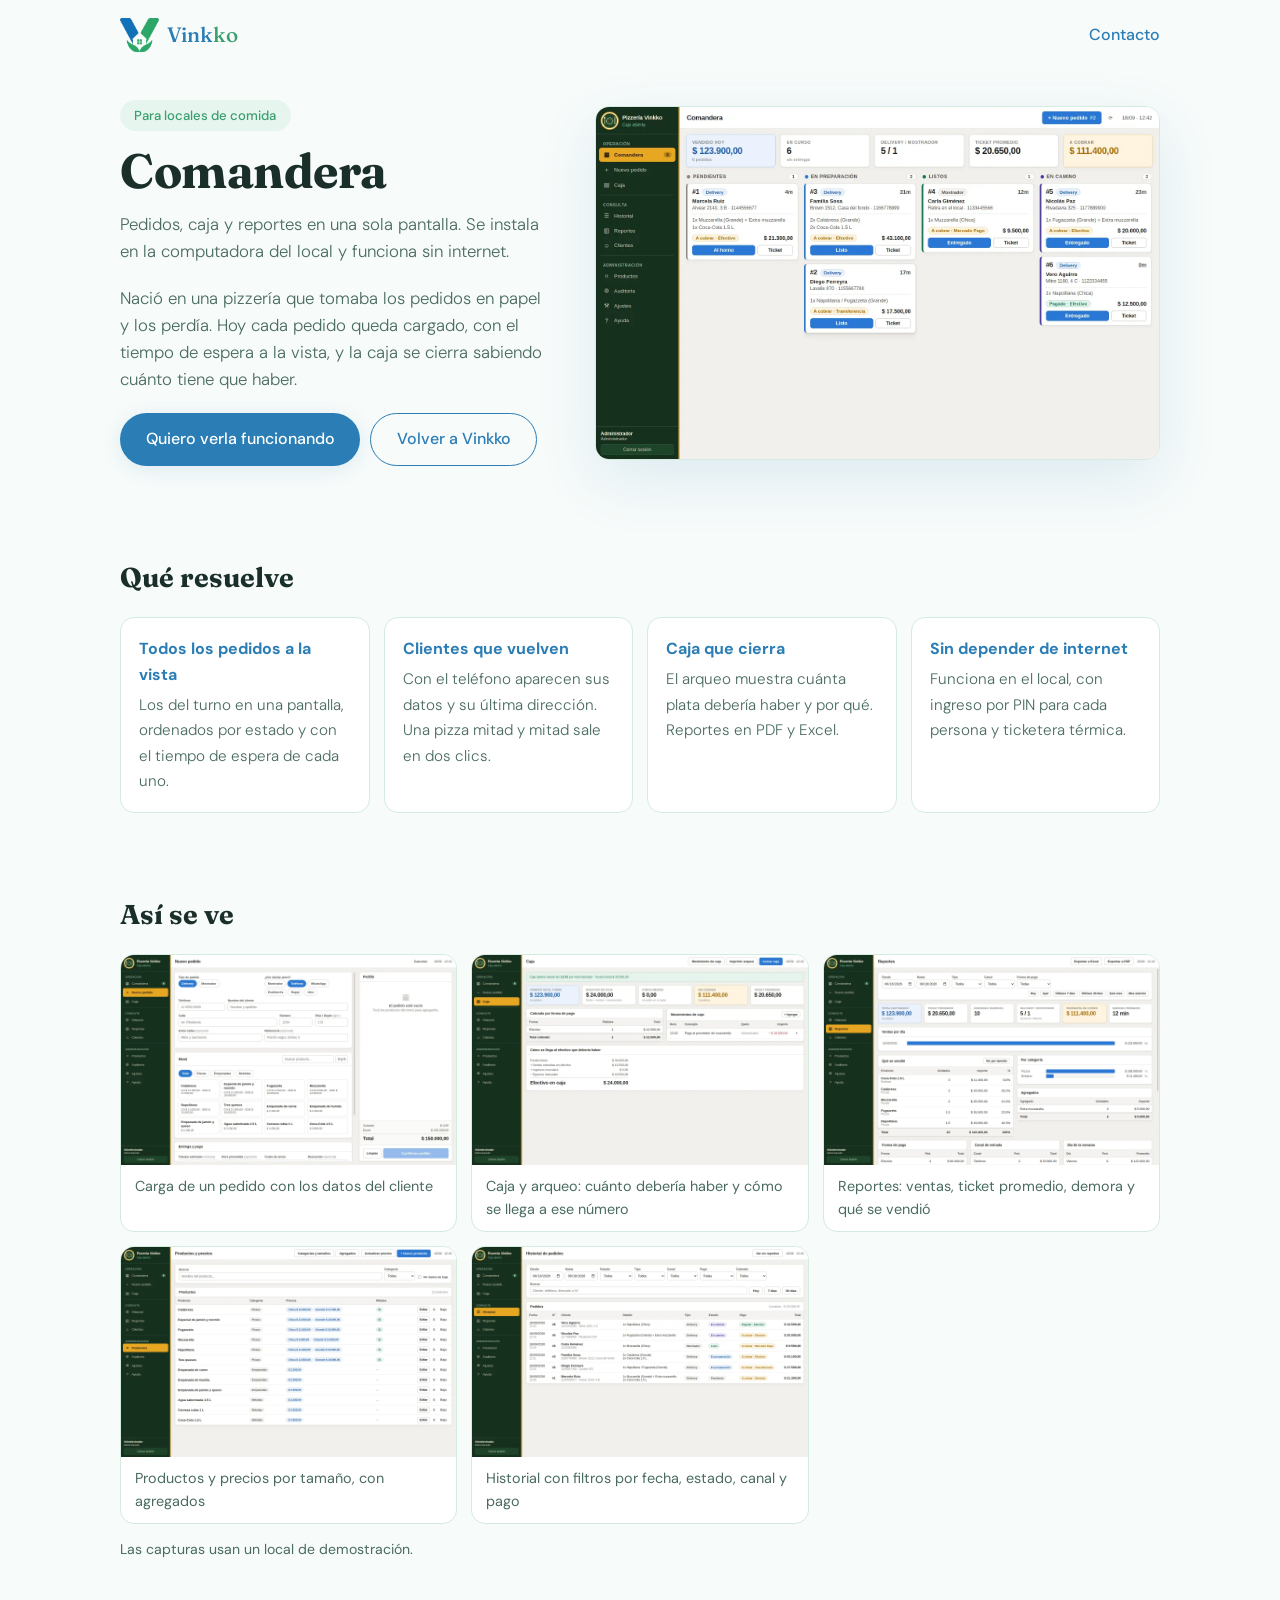
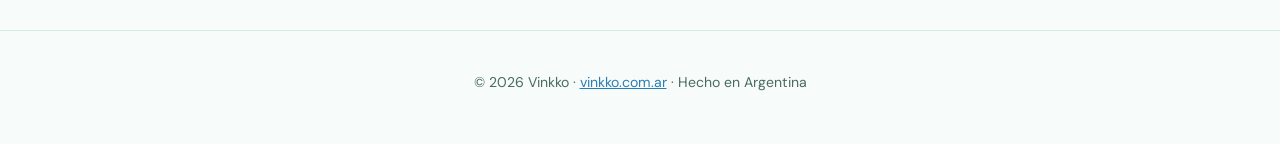
<file: comandera/index.html>
<!DOCTYPE html>
<html lang="es">
<head>
<meta charset="UTF-8">
<meta name="viewport" content="width=device-width, initial-scale=1">
<title>Comandera | Pedidos, caja y reportes para locales de comida · Vinkko</title>
<meta name="description" content="Comandera es el sistema de Vinkko para locales de comida: pedidos, caja y reportes en una sola pantalla. Se instala en el local y funciona sin internet.">
<link rel="canonical" href="https://vinkko.com.ar/comandera/">
<meta name="theme-color" content="#2A7DB5">
<meta property="og:type" content="website">
<meta property="og:site_name" content="Vinkko">
<meta property="og:locale" content="es_AR">
<meta property="og:url" content="https://vinkko.com.ar/comandera/">
<meta property="og:title" content="Comandera: pedidos, caja y reportes para locales de comida">
<meta property="og:description" content="Todos los pedidos del turno en una pantalla. Funciona sin internet y se instala en el local.">
<meta property="og:image" content="https://vinkko.com.ar/img/com/01-comandera.webp">
<meta name="twitter:card" content="summary_large_image">
<link rel="icon" type="image/png" sizes="32x32" href="../img/favicon-32.png">
<link rel="preconnect" href="https://fonts.googleapis.com">
<link rel="preconnect" href="https://fonts.gstatic.com" crossorigin>
<link href="https://fonts.googleapis.com/css2?family=Fraunces:wght@600;700&family=DM+Sans:wght@300;400;500;600&display=swap" rel="stylesheet">
<script type="application/ld+json">
{
  "@context": "https://schema.org",
  "@type": "SoftwareApplication",
  "name": "Comandera",
  "url": "https://vinkko.com.ar/comandera/",
  "description": "Sistema de pedidos, caja y reportes para locales de comida. Se instala en el local y funciona sin internet.",
  "applicationCategory": "BusinessApplication",
  "operatingSystem": "Windows",
  "inLanguage": "es",
  "image": "https://vinkko.com.ar/img/com/01-comandera.webp",
  "publisher": {"@type": "Organization", "name": "Vinkko", "url": "https://vinkko.com.ar/"}
}
</script>
<style>
  :root { --azul:#2A7DB5; --azul-claro:#E8F4FC; --verde:#3A9E6E; --verde-claro:#E6F5EE; --fondo:#F7FBFA; --sup:#FFFFFF; --texto:#1A2E2A; --suave:#4A6B60; --borde:#D4EBE0; --sombra:rgba(42,125,181,.12); color-scheme:light; }
  [data-theme="dark"] { --azul:#6BB3E6; --azul-claro:#16283a; --verde:#5CC795; --verde-claro:#14302a; --fondo:#0f1a18; --sup:#16231f; --texto:#E6F0EC; --suave:#A7C2B8; --borde:#24372f; --sombra:rgba(0,0,0,.35); color-scheme:dark; }
  * { box-sizing:border-box; margin:0; padding:0; }
  body { font-family:'DM Sans',sans-serif; background:var(--fondo); color:var(--texto); line-height:1.6; }
  a { color:var(--azul); }
  img { max-width:100%; height:auto; display:block; }
  .top { max-width:1080px; margin:0 auto; padding:18px 20px; display:flex; justify-content:space-between; align-items:center; gap:12px; flex-wrap:wrap; }
  .top a { text-decoration:none; font-weight:500; }
  .marca { display:flex; align-items:center; gap:8px; font-family:'Fraunces',serif; font-size:1.3rem; font-weight:700; color:var(--azul) !important; }
  .marca span span { color:var(--verde); }
  .marca img { height:34px; }
  [data-theme="dark"] .marca img { background:#fff; border-radius:8px; padding:2px; }
  .hero { max-width:1080px; margin:0 auto; padding:30px 20px 50px; display:grid; grid-template-columns:1fr 1.3fr; gap:40px; align-items:center; }
  .badge { display:inline-block; background:var(--verde-claro); color:var(--verde); font-size:.82rem; font-weight:500; padding:.3rem .9rem; border-radius:50px; margin-bottom:14px; }
  h1 { font-family:'Fraunces',serif; font-size:3rem; line-height:1.1; margin-bottom:14px; letter-spacing:-.5px; }
  .hero p { color:var(--suave); margin-bottom:20px; font-weight:300; font-size:1.05rem; }
  .acciones { display:flex; gap:10px; flex-wrap:wrap; }
  .btn { display:inline-flex; align-items:center; background:var(--azul); color:#fff; font-weight:500; text-decoration:none; padding:.8rem 1.6rem; border-radius:50px; box-shadow:0 4px 20px var(--sombra); }
  .btn:hover { background:var(--verde); }
  .btn.sec { background:transparent; color:var(--azul); border:1.5px solid var(--azul); box-shadow:none; }
  .hero-img { border-radius:14px; border:1px solid var(--borde); box-shadow:0 20px 60px var(--sombra); }
  section { max-width:1080px; margin:0 auto; padding:40px 20px; }
  h2 { font-family:'Fraunces',serif; font-size:1.7rem; margin-bottom:18px; }
  .rasgos { display:grid; grid-template-columns:repeat(auto-fit,minmax(230px,1fr)); gap:14px; }
  .rasgo { background:var(--sup); border:1px solid var(--borde); border-radius:14px; padding:18px; }
  .rasgo b { display:block; color:var(--azul); margin-bottom:4px; }
  .rasgo span { color:var(--suave); font-size:.95rem; font-weight:300; }
  .galeria { display:grid; grid-template-columns:repeat(auto-fit,minmax(300px,1fr)); gap:14px; }
  figure { background:var(--sup); border:1px solid var(--borde); border-radius:14px; overflow:hidden; }
  figure img { width:100%; height:auto; }
  figcaption { padding:10px 14px; font-size:.9rem; color:var(--suave); }
  .nota { color:var(--suave); font-size:.88rem; margin-top:14px; }
  footer { text-align:center; color:var(--suave); font-size:.88rem; padding:40px 20px 50px; border-top:1px solid var(--borde); margin-top:30px; }
  @media (max-width:820px) { .hero { grid-template-columns:1fr; } h1 { font-size:2.3rem; } }
</style>
<script>
  (function(){ try { var t = localStorage.getItem('vk-tema'); if (!t) t = matchMedia('(prefers-color-scheme: dark)').matches ? 'dark' : 'light'; document.documentElement.setAttribute('data-theme', t); } catch(e){} })();
</script>
</head>
<body>
<div class="top">
  <a href="../" class="marca"><img src="../img/logo.webp" alt="Vinkko" width="39" height="34"><span>Vink<span>ko</span></span></a>
  <a href="../#contacto">Contacto</a>
</div>

<main>
<div class="hero">
  <div>
    <span class="badge">Para locales de comida</span>
    <h1>Comandera</h1>
    <p>Pedidos, caja y reportes en una sola pantalla. Se instala en la computadora del local y funciona sin internet.</p>
    <p>Nació en una pizzería que tomaba los pedidos en papel y los perdía. Hoy cada pedido queda cargado, con el tiempo de espera a la vista, y la caja se cierra sabiendo cuánto tiene que haber.</p>
    <div class="acciones">
      <a class="btn" href="https://wa.me/5491131579295?text=Hola%20Vinkko%2C%20quiero%20ver%20la%20Comandera%20funcionando" target="_blank" rel="noopener">Quiero verla funcionando</a>
      <a class="btn sec" href="../">Volver a Vinkko</a>
    </div>
  </div>
  <img class="hero-img" src="../img/com/01-comandera.webp" alt="Pantalla principal de la Comandera con los pedidos del turno" width="1440" height="900">
</div>

<section>
  <h2>Qué resuelve</h2>
  <div class="rasgos">
    <div class="rasgo"><b>Todos los pedidos a la vista</b><span>Los del turno en una pantalla, ordenados por estado y con el tiempo de espera de cada uno.</span></div>
    <div class="rasgo"><b>Clientes que vuelven</b><span>Con el teléfono aparecen sus datos y su última dirección. Una pizza mitad y mitad sale en dos clics.</span></div>
    <div class="rasgo"><b>Caja que cierra</b><span>El arqueo muestra cuánta plata debería haber y por qué. Reportes en PDF y Excel.</span></div>
    <div class="rasgo"><b>Sin depender de internet</b><span>Funciona en el local, con ingreso por PIN para cada persona y ticketera térmica.</span></div>
  </div>
</section>

<section>
  <h2>Así se ve</h2>
  <div class="galeria">
    <figure><img src="../img/com/02-nuevo-pedido.webp" alt="Carga de un pedido nuevo" width="1440" height="900" loading="lazy"><figcaption>Carga de un pedido con los datos del cliente</figcaption></figure>
    <figure><img src="../img/com/03-caja-y-arqueo.webp" alt="Caja y arqueo" width="1440" height="900" loading="lazy"><figcaption>Caja y arqueo: cuánto debería haber y cómo se llega a ese número</figcaption></figure>
    <figure><img src="../img/com/04-reportes.webp" alt="Reportes de ventas" width="1440" height="900" loading="lazy"><figcaption>Reportes: ventas, ticket promedio, demora y qué se vendió</figcaption></figure>
    <figure><img src="../img/com/05-productos-y-precios.webp" alt="Productos y precios" width="1440" height="900" loading="lazy"><figcaption>Productos y precios por tamaño, con agregados</figcaption></figure>
    <figure><img src="../img/com/07-historial.webp" alt="Historial de pedidos" width="1440" height="900" loading="lazy"><figcaption>Historial con filtros por fecha, estado, canal y pago</figcaption></figure>
  </div>
  <p class="nota">Las capturas usan un local de demostración.</p>
</section>
</main>

<footer>© 2026 Vinkko · <a href="../">vinkko.com.ar</a> · Hecho en Argentina</footer>
</body>
</html>
</file>
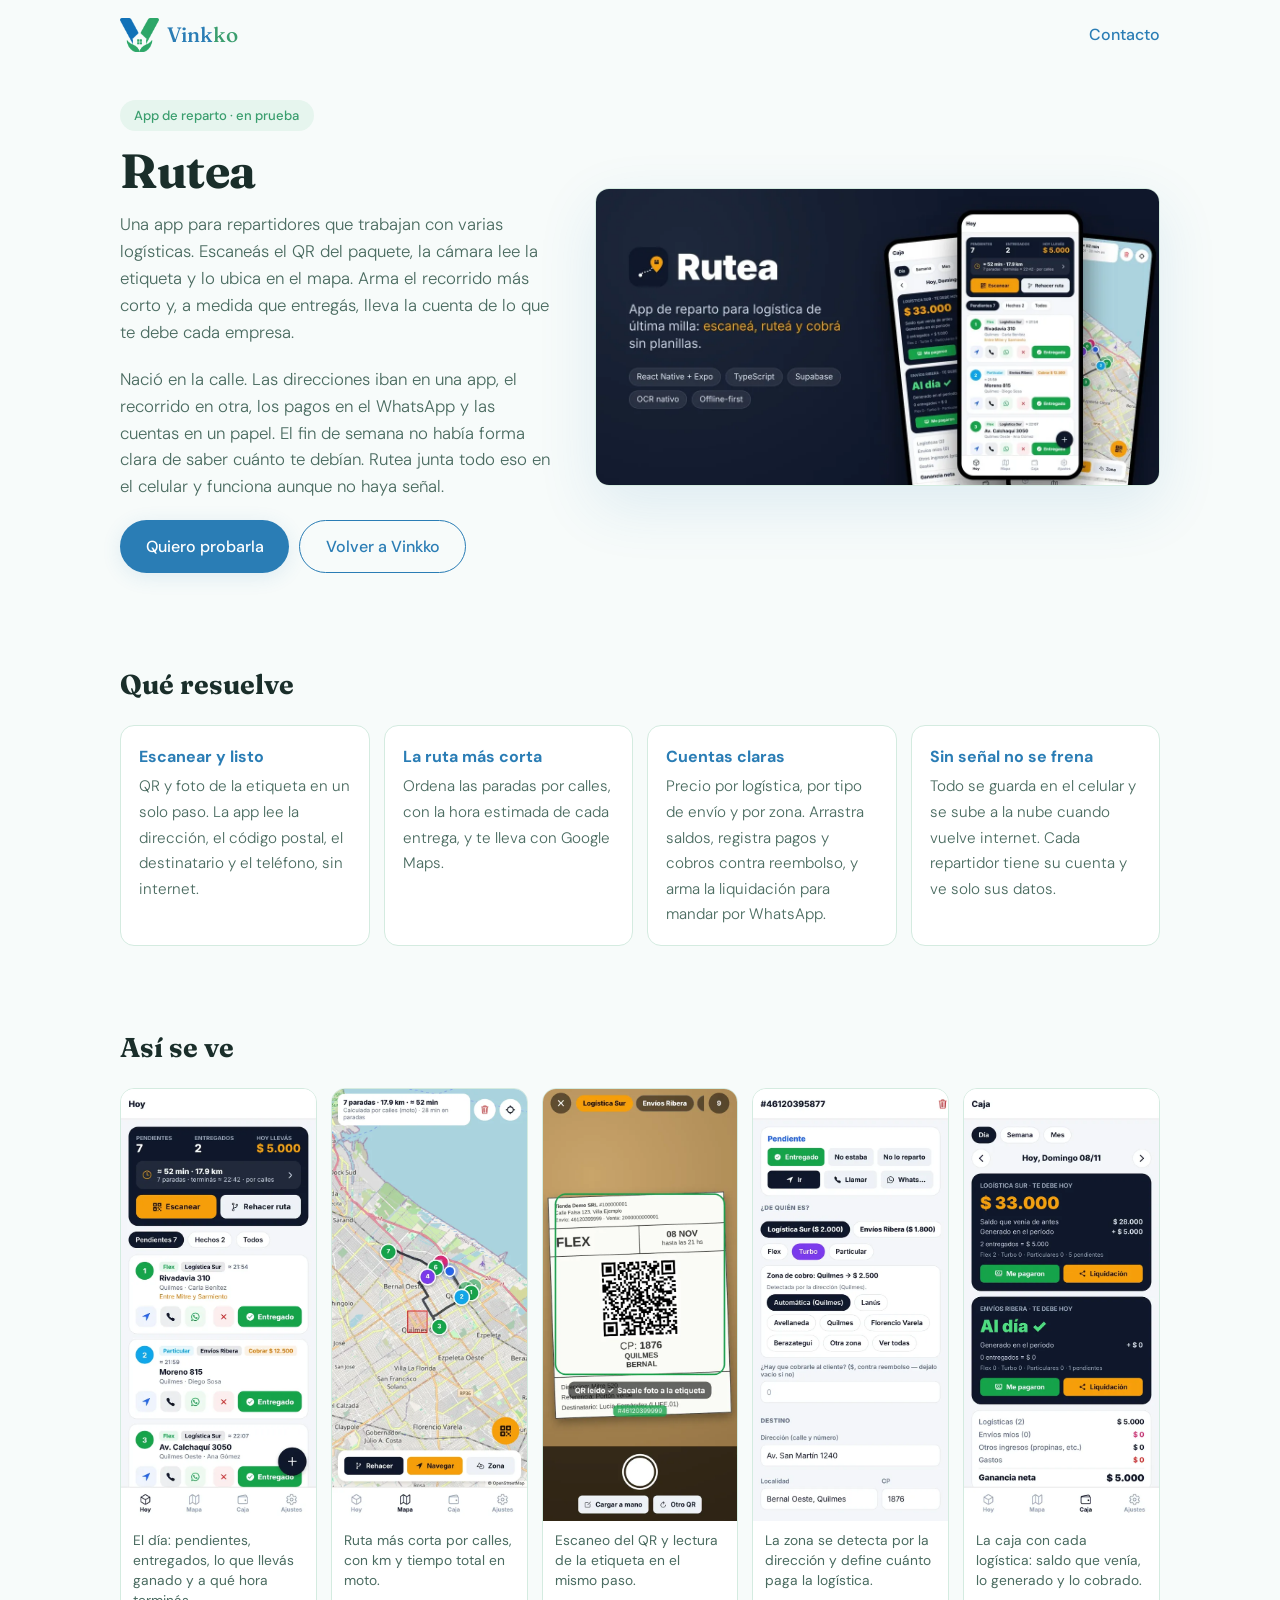
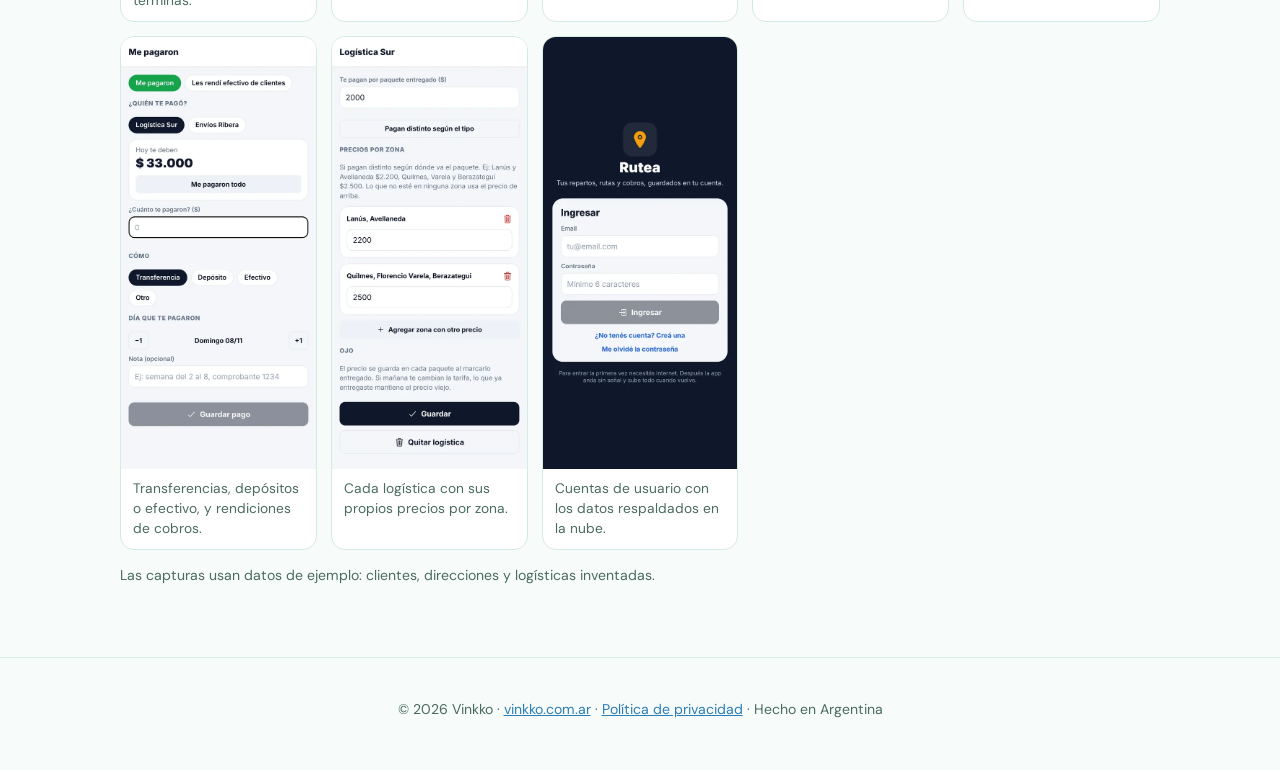
<file: rutea/index.html>
<!DOCTYPE html>
<html lang="es">
<head>
<meta charset="UTF-8">
<meta name="viewport" content="width=device-width, initial-scale=1">
<title>Rutea | App de reparto para logística de última milla · Vinkko</title>
<meta name="description" content="Rutea es la app de reparto de Vinkko: escanea el QR del paquete, lee la etiqueta, arma la ruta más corta y lleva la caja con cada logística. Funciona sin señal.">
<link rel="canonical" href="https://vinkko.com.ar/rutea/">
<meta name="theme-color" content="#2A7DB5">
<meta property="og:type" content="website">
<meta property="og:site_name" content="Vinkko">
<meta property="og:locale" content="es_AR">
<meta property="og:url" content="https://vinkko.com.ar/rutea/">
<meta property="og:title" content="Rutea: escaneá, ruteá y cobrá sin planillas">
<meta property="og:description" content="App de reparto: lee la etiqueta, arma la ruta más corta y lleva la caja con cada logística. Funciona sin señal.">
<meta property="og:image" content="https://vinkko.com.ar/img/rutea/00-portada.jpg">
<meta property="og:image:width" content="1200">
<meta property="og:image:height" content="630">
<meta name="twitter:card" content="summary_large_image">
<link rel="icon" type="image/png" sizes="32x32" href="../img/favicon-32.png">
<link rel="preconnect" href="https://fonts.googleapis.com">
<link rel="preconnect" href="https://fonts.gstatic.com" crossorigin>
<link href="https://fonts.googleapis.com/css2?family=Fraunces:wght@600;700&family=DM+Sans:wght@300;400;500;600&display=swap" rel="stylesheet">
<script type="application/ld+json">
{
  "@context": "https://schema.org",
  "@type": "MobileApplication",
  "name": "Rutea",
  "url": "https://vinkko.com.ar/rutea/",
  "description": "App de reparto para logística de última milla: escaneo del QR y lectura de la etiqueta, ruta optimizada, caja por logística y funcionamiento sin señal.",
  "applicationCategory": "BusinessApplication",
  "operatingSystem": "Android",
  "inLanguage": "es",
  "image": "https://vinkko.com.ar/img/rutea/00-portada.jpg",
  "publisher": {"@type": "Organization", "name": "Vinkko", "url": "https://vinkko.com.ar/"}
}
</script>
<style>
  :root { --azul:#2A7DB5; --azul-claro:#E8F4FC; --verde:#3A9E6E; --verde-claro:#E6F5EE; --fondo:#F7FBFA; --sup:#FFFFFF; --texto:#1A2E2A; --suave:#4A6B60; --borde:#D4EBE0; --sombra:rgba(42,125,181,.12); color-scheme:light; }
  [data-theme="dark"] { --azul:#6BB3E6; --azul-claro:#16283a; --verde:#5CC795; --verde-claro:#14302a; --fondo:#0f1a18; --sup:#16231f; --texto:#E6F0EC; --suave:#A7C2B8; --borde:#24372f; --sombra:rgba(0,0,0,.35); color-scheme:dark; }
  * { box-sizing:border-box; margin:0; padding:0; }
  body { font-family:'DM Sans',sans-serif; background:var(--fondo); color:var(--texto); line-height:1.6; }
  a { color:var(--azul); }
  img { max-width:100%; height:auto; display:block; }
  .top { max-width:1080px; margin:0 auto; padding:18px 20px; display:flex; justify-content:space-between; align-items:center; gap:12px; flex-wrap:wrap; }
  .top a { text-decoration:none; font-weight:500; }
  .marca { display:flex; align-items:center; gap:8px; font-family:'Fraunces',serif; font-size:1.3rem; font-weight:700; color:var(--azul) !important; }
  .marca span span { color:var(--verde); }
  .marca img { height:34px; }
  [data-theme="dark"] .marca img { background:#fff; border-radius:8px; padding:2px; }
  .hero { max-width:1080px; margin:0 auto; padding:30px 20px 50px; display:grid; grid-template-columns:1fr 1.3fr; gap:40px; align-items:center; }
  .badge { display:inline-block; background:var(--verde-claro); color:var(--verde); font-size:.82rem; font-weight:500; padding:.3rem .9rem; border-radius:50px; margin-bottom:14px; }
  h1 { font-family:'Fraunces',serif; font-size:3rem; line-height:1.1; margin-bottom:14px; letter-spacing:-.5px; }
  .hero p { color:var(--suave); margin-bottom:20px; font-weight:300; font-size:1.05rem; }
  .acciones { display:flex; gap:10px; flex-wrap:wrap; }
  .btn { display:inline-flex; align-items:center; background:var(--azul); color:#fff; font-weight:500; text-decoration:none; padding:.8rem 1.6rem; border-radius:50px; box-shadow:0 4px 20px var(--sombra); }
  .btn:hover { background:var(--verde); }
  .btn.sec { background:transparent; color:var(--azul); border:1.5px solid var(--azul); box-shadow:none; }
  .hero-img { border-radius:14px; border:1px solid var(--borde); box-shadow:0 20px 60px var(--sombra); }
  section { max-width:1080px; margin:0 auto; padding:40px 20px; }
  h2 { font-family:'Fraunces',serif; font-size:1.7rem; margin-bottom:18px; }
  .rasgos { display:grid; grid-template-columns:repeat(auto-fit,minmax(230px,1fr)); gap:14px; }
  .rasgo { background:var(--sup); border:1px solid var(--borde); border-radius:14px; padding:18px; }
  .rasgo b { display:block; color:var(--azul); margin-bottom:4px; }
  .rasgo span { color:var(--suave); font-size:.95rem; font-weight:300; }
  .galeria { display:grid; grid-template-columns:repeat(auto-fill,minmax(190px,1fr)); gap:14px; }
  figure { background:var(--sup); border:1px solid var(--borde); border-radius:14px; overflow:hidden; }
  figure img { width:100%; height:auto; }
  figcaption { padding:10px 12px; font-size:.86rem; color:var(--suave); line-height:1.45; }
  .nota { color:var(--suave); font-size:.88rem; margin-top:14px; }
  footer { text-align:center; color:var(--suave); font-size:.88rem; padding:40px 20px 50px; border-top:1px solid var(--borde); margin-top:30px; }
  @media (max-width:820px) { .hero { grid-template-columns:1fr; } h1 { font-size:2.3rem; } }
  @media (max-width:440px) { .galeria { grid-template-columns:repeat(2,1fr); gap:10px; } figcaption { font-size:.8rem; } }
</style>
<script>
  (function(){ try { var t = localStorage.getItem('vk-tema'); if (!t) t = matchMedia('(prefers-color-scheme: dark)').matches ? 'dark' : 'light'; document.documentElement.setAttribute('data-theme', t); } catch(e){} })();
</script>
</head>
<body>
<div class="top">
  <a href="../" class="marca"><img src="../img/logo.webp" alt="Vinkko" width="39" height="34"><span>Vink<span>ko</span></span></a>
  <a href="../#contacto">Contacto</a>
</div>

<main>
<div class="hero">
  <div>
    <span class="badge">App de reparto · en prueba</span>
    <h1>Rutea</h1>
    <p>Una app para repartidores que trabajan con varias logísticas. Escaneás el QR del paquete, la cámara lee la etiqueta y lo ubica en el mapa. Arma el recorrido más corto y, a medida que entregás, lleva la cuenta de lo que te debe cada empresa.</p>
    <p>Nació en la calle. Las direcciones iban en una app, el recorrido en otra, los pagos en el WhatsApp y las cuentas en un papel. El fin de semana no había forma clara de saber cuánto te debían. Rutea junta todo eso en el celular y funciona aunque no haya señal.</p>
    <div class="acciones">
      <a class="btn" href="https://wa.me/5491131579295?text=Hola%20Vinkko%2C%20quiero%20probar%20Rutea" target="_blank" rel="noopener">Quiero probarla</a>
      <a class="btn sec" href="../">Volver a Vinkko</a>
    </div>
  </div>
  <img class="hero-img" src="../img/rutea/00-portada.webp" alt="Rutea en tres celulares: la caja, los paquetes del día y el mapa con la ruta" width="1200" height="630">
</div>

<section>
  <h2>Qué resuelve</h2>
  <div class="rasgos">
    <div class="rasgo"><b>Escanear y listo</b><span>QR y foto de la etiqueta en un solo paso. La app lee la dirección, el código postal, el destinatario y el teléfono, sin internet.</span></div>
    <div class="rasgo"><b>La ruta más corta</b><span>Ordena las paradas por calles, con la hora estimada de cada entrega, y te lleva con Google Maps.</span></div>
    <div class="rasgo"><b>Cuentas claras</b><span>Precio por logística, por tipo de envío y por zona. Arrastra saldos, registra pagos y cobros contra reembolso, y arma la liquidación para mandar por WhatsApp.</span></div>
    <div class="rasgo"><b>Sin señal no se frena</b><span>Todo se guarda en el celular y se sube a la nube cuando vuelve internet. Cada repartidor tiene su cuenta y ve solo sus datos.</span></div>
  </div>
</section>

<section>
  <h2>Así se ve</h2>
  <div class="galeria">
    <figure><img src="../img/rutea/01-hoy-paquetes-del-dia.webp" alt="Pantalla Hoy con resumen del día, tiempo estimado de la ruta y lista de paquetes numerados" width="540" height="1199" loading="lazy"><figcaption>El día: pendientes, entregados, lo que llevás ganado y a qué hora terminás.</figcaption></figure>
    <figure><img src="../img/rutea/02-mapa-ruta-optimizada.webp" alt="Mapa con la ruta optimizada por calles y las paradas numeradas" width="540" height="1199" loading="lazy"><figcaption>Ruta más corta por calles, con km y tiempo total en moto.</figcaption></figure>
    <figure><img src="../img/rutea/04-escaner-qr-y-etiqueta.webp" alt="Cámara leyendo el QR de una etiqueta de envío" width="540" height="1199" loading="lazy"><figcaption>Escaneo del QR y lectura de la etiqueta en el mismo paso.</figcaption></figure>
    <figure><img src="../img/rutea/05-paquete-zona-de-cobro.webp" alt="Ficha de paquete con logística, tipo de envío y zona de cobro detectada" width="540" height="1199" loading="lazy"><figcaption>La zona se detecta por la dirección y define cuánto paga la logística.</figcaption></figure>
    <figure><img src="../img/rutea/07-caja-arqueo-por-logistica.webp" alt="Caja con lo que debe cada logística, saldo anterior y ganancia neta" width="540" height="1199" loading="lazy"><figcaption>La caja con cada logística: saldo que venía, lo generado y lo cobrado.</figcaption></figure>
    <figure><img src="../img/rutea/08-registrar-pago.webp" alt="Formulario para registrar un pago recibido de una logística" width="540" height="1199" loading="lazy"><figcaption>Transferencias, depósitos o efectivo, y rendiciones de cobros.</figcaption></figure>
    <figure><img src="../img/rutea/09-precios-por-zona.webp" alt="Configuración de precios por zona de una logística" width="540" height="1199" loading="lazy"><figcaption>Cada logística con sus propios precios por zona.</figcaption></figure>
    <figure><img src="../img/rutea/11-ingreso-con-cuenta.webp" alt="Pantalla de ingreso con email y contraseña" width="540" height="1199" loading="lazy"><figcaption>Cuentas de usuario con los datos respaldados en la nube.</figcaption></figure>
  </div>
  <p class="nota">Las capturas usan datos de ejemplo: clientes, direcciones y logísticas inventadas.</p>
</section>
</main>

<footer>© 2026 Vinkko · <a href="../">vinkko.com.ar</a> · <a href="privacidad/">Política de privacidad</a> · Hecho en Argentina</footer>
</body>
</html>
</file>
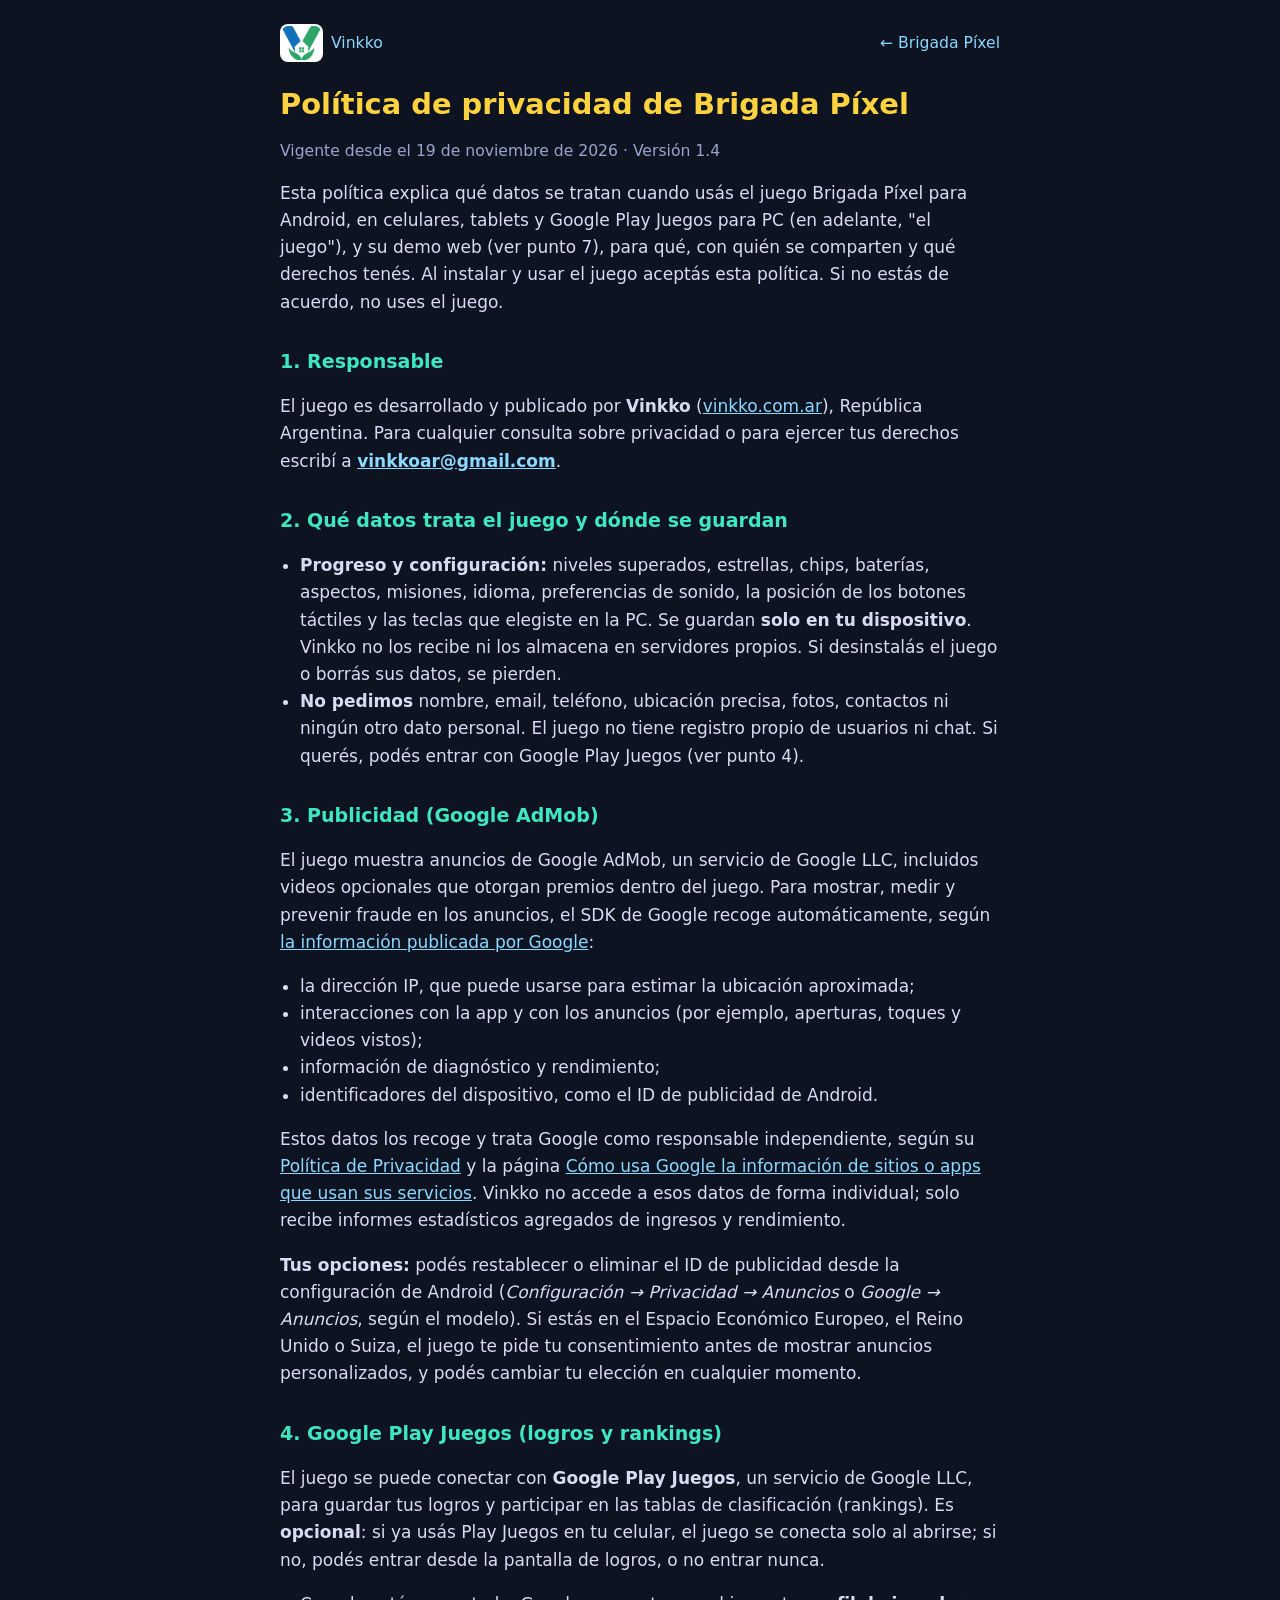
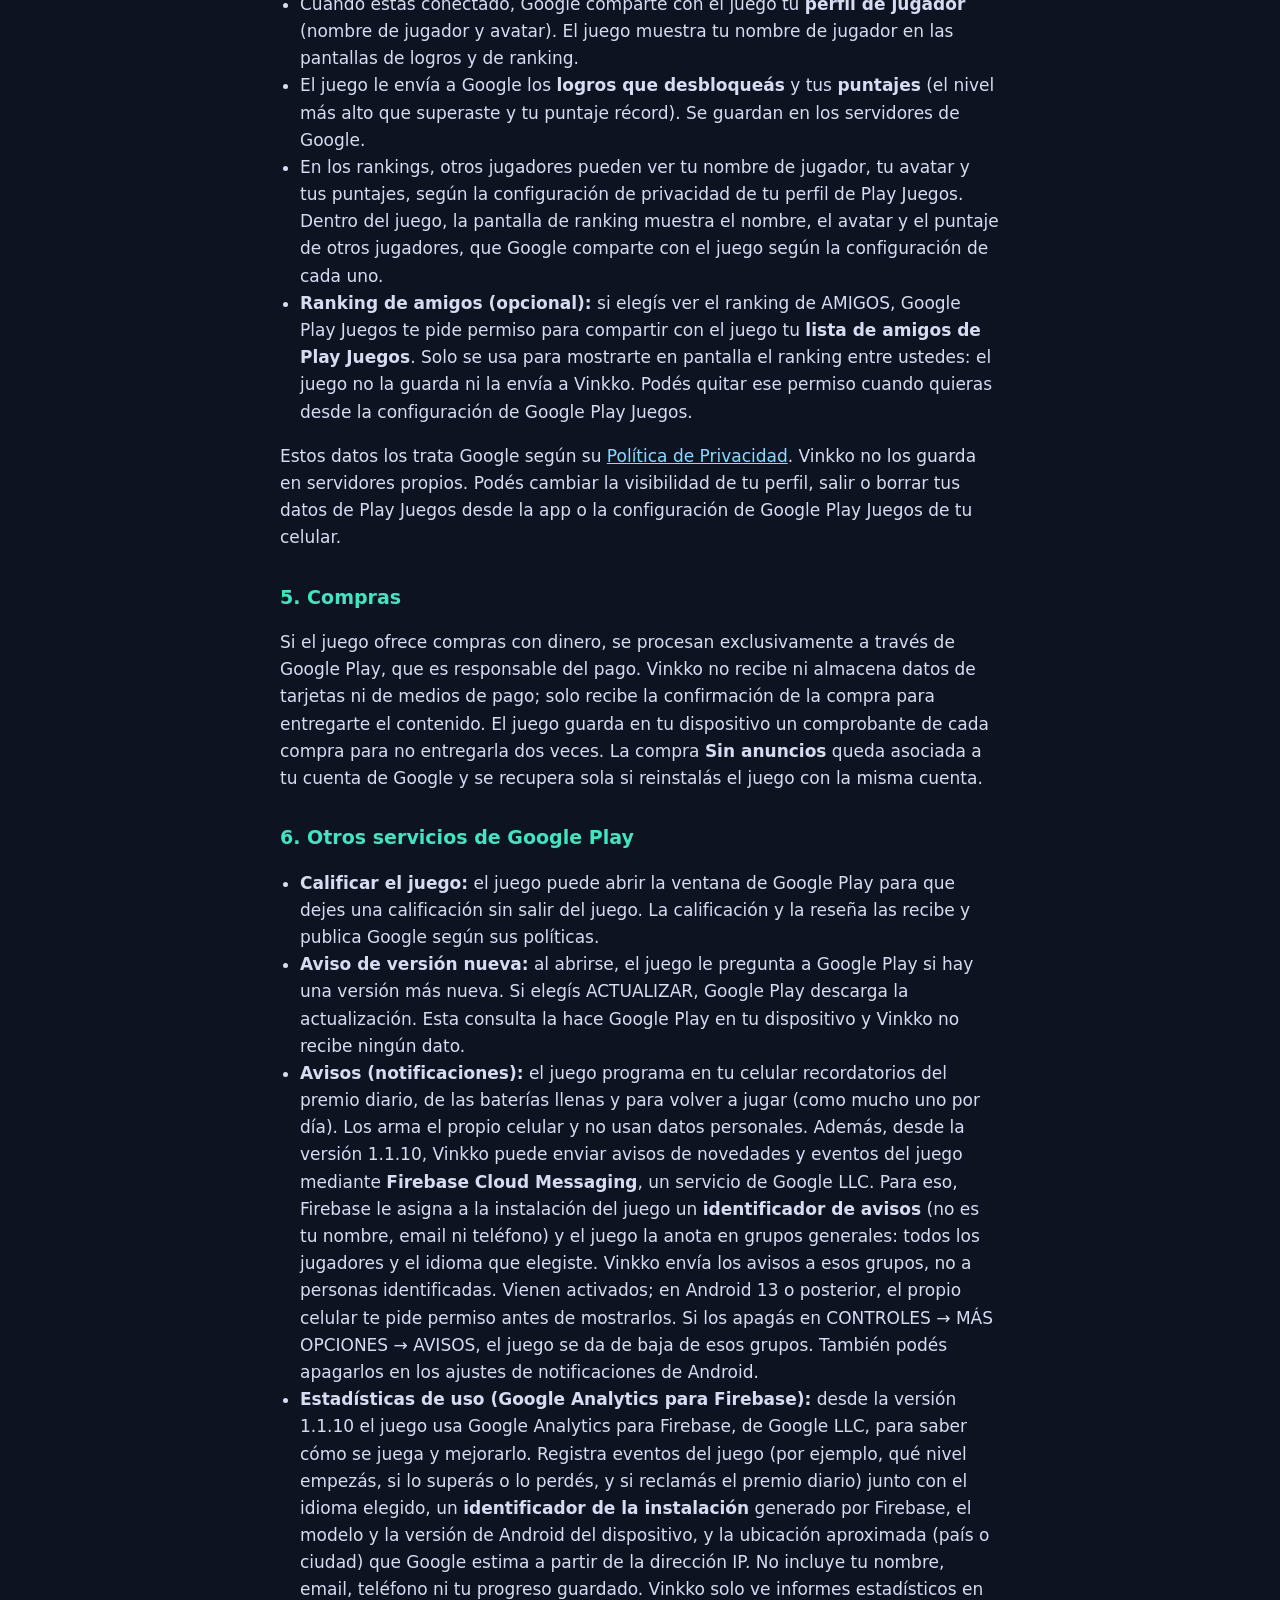
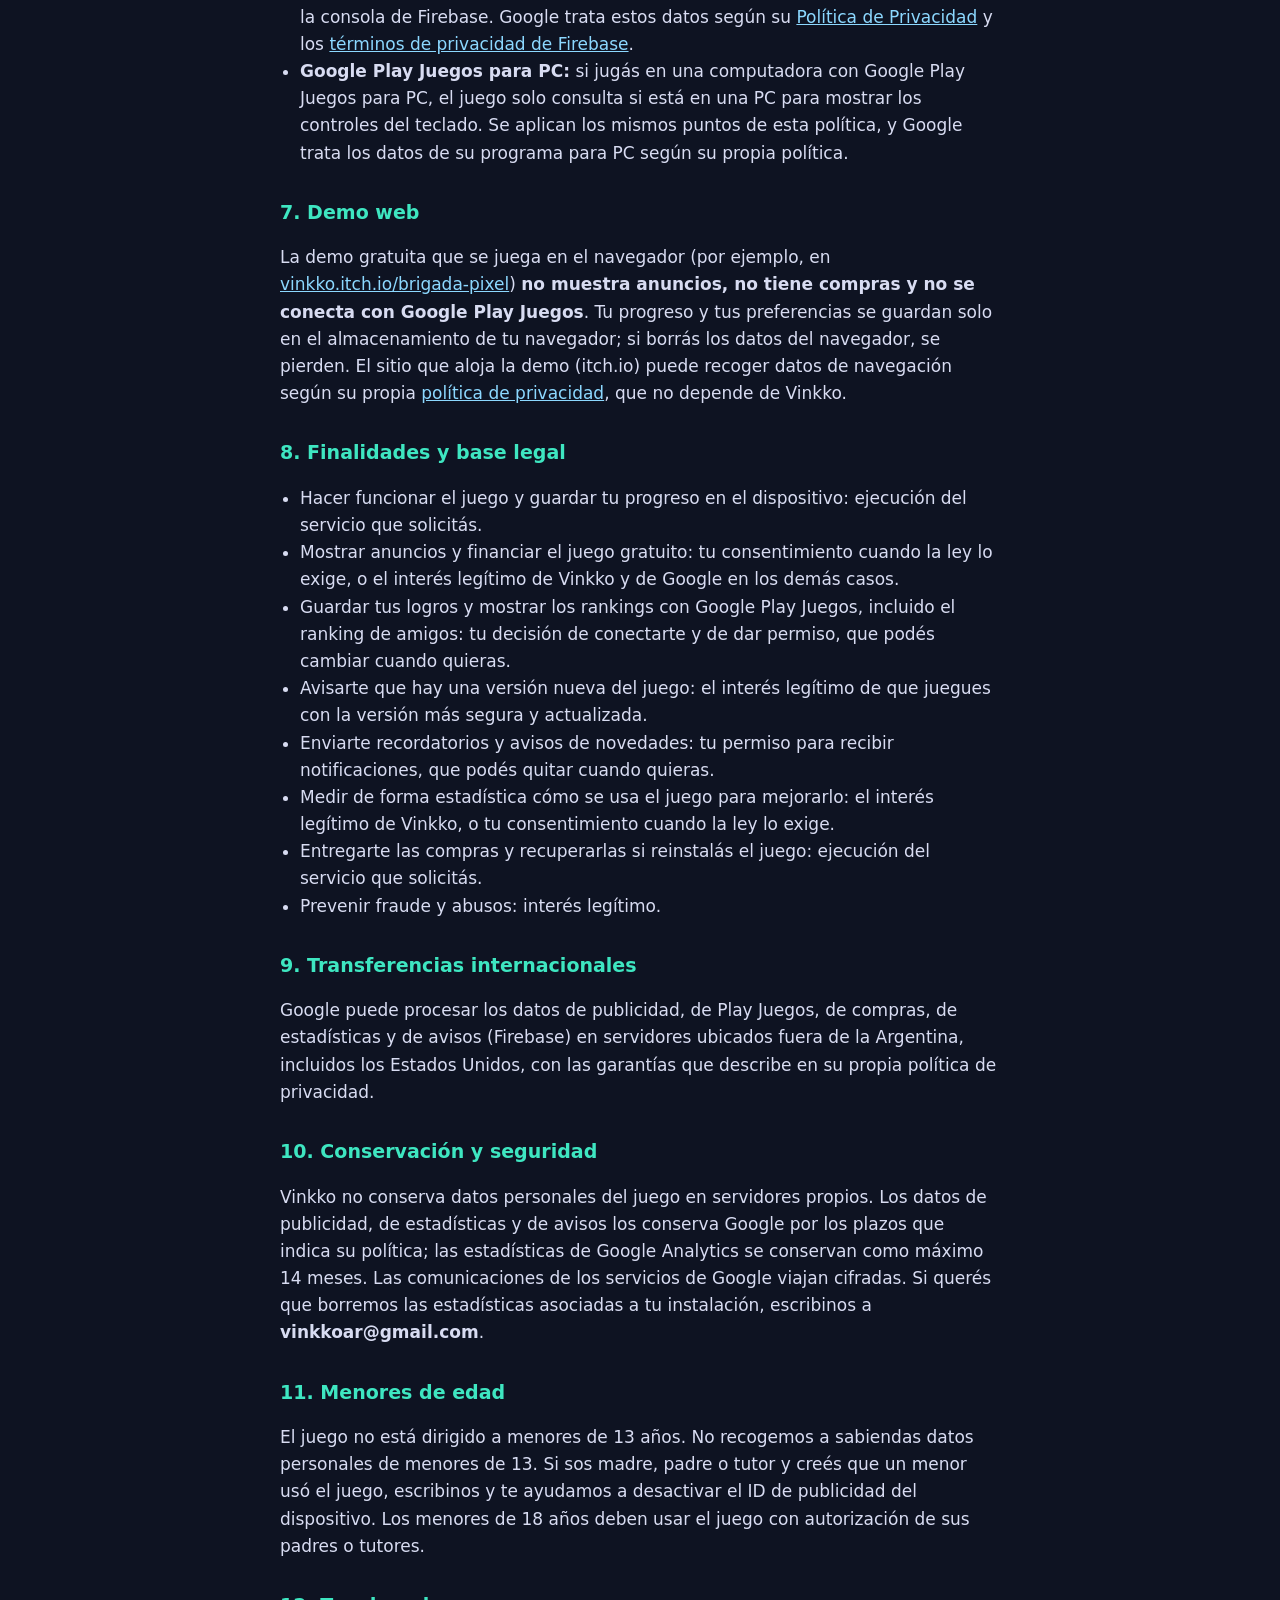
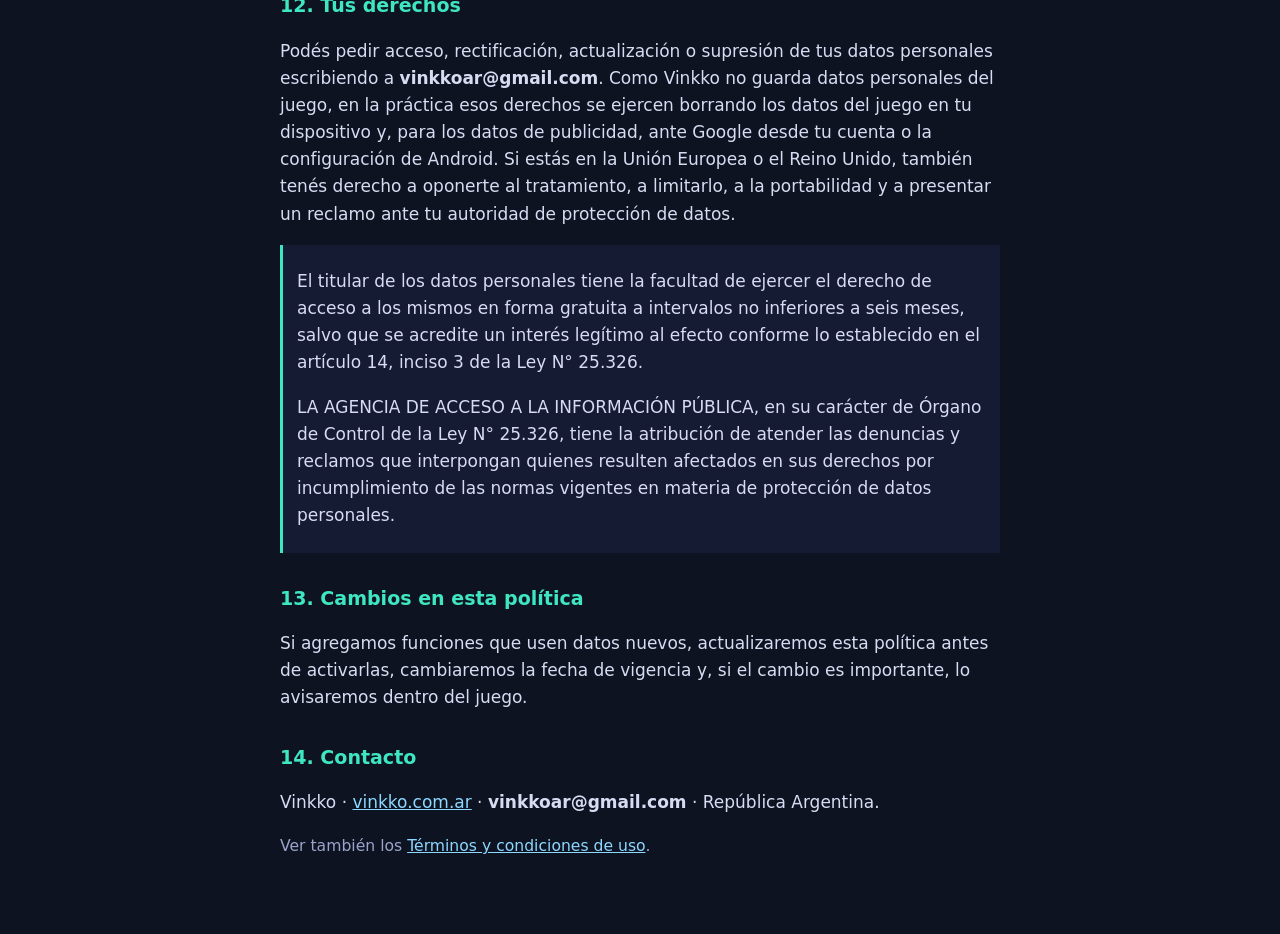
<file: brigada-pixel/privacidad/index.html>
<!DOCTYPE html>
<html lang="es">
<head>
<meta charset="UTF-8">
<meta name="viewport" content="width=device-width, initial-scale=1">
<title>Política de privacidad · Brigada Píxel · Vinkko</title>
<meta name="description" content="Política de privacidad del juego Brigada Píxel para Android, Google Play Juegos para PC y su demo web, desarrollado por Vinkko. Qué datos se tratan, publicidad con Google AdMob, Google Play Juegos, compras y tus derechos.">
<link rel="canonical" href="https://vinkko.com.ar/brigada-pixel/privacidad/">
<meta name="theme-color" content="#0e1322">
<link rel="icon" type="image/png" sizes="32x32" href="../../img/favicon-32.png">
<link rel="stylesheet" href="../../assets/legal.css">
</head>
<body>
<div class="top">
  <a href="../../"><img src="../../img/logo.webp" alt="Vinkko" width="39" height="34">Vinkko</a>
  <a href="../">← Brigada Píxel</a>
</div>
<main>
  <h1>Política de privacidad de Brigada Píxel</h1>
  <p class="muted">Vigente desde el 19 de noviembre de 2026 · Versión 1.4</p>

  <p>Esta política explica qué datos se tratan cuando usás el juego Brigada Píxel para Android, en celulares, tablets y Google Play Juegos para PC (en adelante, "el juego"), y su demo web (ver punto 7), para qué, con quién se comparten y qué derechos tenés. Al instalar y usar el juego aceptás esta política. Si no estás de acuerdo, no uses el juego.</p>

  <h2>1. Responsable</h2>
  <p>El juego es desarrollado y publicado por <strong>Vinkko</strong> (<a href="https://vinkko.com.ar">vinkko.com.ar</a>), República Argentina. Para cualquier consulta sobre privacidad o para ejercer tus derechos escribí a <a href="mailto:vinkkoar@gmail.com"><strong>vinkkoar@gmail.com</strong></a>.</p>

  <h2>2. Qué datos trata el juego y dónde se guardan</h2>
  <ul>
    <li><strong>Progreso y configuración:</strong> niveles superados, estrellas, chips, baterías, aspectos, misiones, idioma, preferencias de sonido, la posición de los botones táctiles y las teclas que elegiste en la PC. Se guardan <strong>solo en tu dispositivo</strong>. Vinkko no los recibe ni los almacena en servidores propios. Si desinstalás el juego o borrás sus datos, se pierden.</li>
    <li><strong>No pedimos</strong> nombre, email, teléfono, ubicación precisa, fotos, contactos ni ningún otro dato personal. El juego no tiene registro propio de usuarios ni chat. Si querés, podés entrar con Google Play Juegos (ver punto 4).</li>
  </ul>

  <h2>3. Publicidad (Google AdMob)</h2>
  <p>El juego muestra anuncios de Google AdMob, un servicio de Google LLC, incluidos videos opcionales que otorgan premios dentro del juego. Para mostrar, medir y prevenir fraude en los anuncios, el SDK de Google recoge automáticamente, según <a href="https://developers.google.com/admob/android/privacy/play-data-disclosure">la información publicada por Google</a>:</p>
  <ul>
    <li>la dirección IP, que puede usarse para estimar la ubicación aproximada;</li>
    <li>interacciones con la app y con los anuncios (por ejemplo, aperturas, toques y videos vistos);</li>
    <li>información de diagnóstico y rendimiento;</li>
    <li>identificadores del dispositivo, como el ID de publicidad de Android.</li>
  </ul>
  <p>Estos datos los recoge y trata Google como responsable independiente, según su <a href="https://policies.google.com/privacy">Política de Privacidad</a> y la página <a href="https://policies.google.com/technologies/partner-sites">Cómo usa Google la información de sitios o apps que usan sus servicios</a>. Vinkko no accede a esos datos de forma individual; solo recibe informes estadísticos agregados de ingresos y rendimiento.</p>
  <p><strong>Tus opciones:</strong> podés restablecer o eliminar el ID de publicidad desde la configuración de Android (<em>Configuración → Privacidad → Anuncios</em> o <em>Google → Anuncios</em>, según el modelo). Si estás en el Espacio Económico Europeo, el Reino Unido o Suiza, el juego te pide tu consentimiento antes de mostrar anuncios personalizados, y podés cambiar tu elección en cualquier momento.</p>

  <h2>4. Google Play Juegos (logros y rankings)</h2>
  <p>El juego se puede conectar con <strong>Google Play Juegos</strong>, un servicio de Google LLC, para guardar tus logros y participar en las tablas de clasificación (rankings). Es <strong>opcional</strong>: si ya usás Play Juegos en tu celular, el juego se conecta solo al abrirse; si no, podés entrar desde la pantalla de logros, o no entrar nunca.</p>
  <ul>
    <li>Cuando estás conectado, Google comparte con el juego tu <strong>perfil de jugador</strong> (nombre de jugador y avatar). El juego muestra tu nombre de jugador en las pantallas de logros y de ranking.</li>
    <li>El juego le envía a Google los <strong>logros que desbloqueás</strong> y tus <strong>puntajes</strong> (el nivel más alto que superaste y tu puntaje récord). Se guardan en los servidores de Google.</li>
    <li>En los rankings, otros jugadores pueden ver tu nombre de jugador, tu avatar y tus puntajes, según la configuración de privacidad de tu perfil de Play Juegos. Dentro del juego, la pantalla de ranking muestra el nombre, el avatar y el puntaje de otros jugadores, que Google comparte con el juego según la configuración de cada uno.</li>
    <li><strong>Ranking de amigos (opcional):</strong> si elegís ver el ranking de AMIGOS, Google Play Juegos te pide permiso para compartir con el juego tu <strong>lista de amigos de Play Juegos</strong>. Solo se usa para mostrarte en pantalla el ranking entre ustedes: el juego no la guarda ni la envía a Vinkko. Podés quitar ese permiso cuando quieras desde la configuración de Google Play Juegos.</li>
  </ul>
  <p>Estos datos los trata Google según su <a href="https://policies.google.com/privacy">Política de Privacidad</a>. Vinkko no los guarda en servidores propios. Podés cambiar la visibilidad de tu perfil, salir o borrar tus datos de Play Juegos desde la app o la configuración de Google Play Juegos de tu celular.</p>

  <h2>5. Compras</h2>
  <p>Si el juego ofrece compras con dinero, se procesan exclusivamente a través de Google Play, que es responsable del pago. Vinkko no recibe ni almacena datos de tarjetas ni de medios de pago; solo recibe la confirmación de la compra para entregarte el contenido. El juego guarda en tu dispositivo un comprobante de cada compra para no entregarla dos veces. La compra <strong>Sin anuncios</strong> queda asociada a tu cuenta de Google y se recupera sola si reinstalás el juego con la misma cuenta.</p>

  <h2>6. Otros servicios de Google Play</h2>
  <ul>
    <li><strong>Calificar el juego:</strong> el juego puede abrir la ventana de Google Play para que dejes una calificación sin salir del juego. La calificación y la reseña las recibe y publica Google según sus políticas.</li>
    <li><strong>Aviso de versión nueva:</strong> al abrirse, el juego le pregunta a Google Play si hay una versión más nueva. Si elegís ACTUALIZAR, Google Play descarga la actualización. Esta consulta la hace Google Play en tu dispositivo y Vinkko no recibe ningún dato.</li>
    <li><strong>Avisos (notificaciones):</strong> el juego programa en tu celular recordatorios del premio diario, de las baterías llenas y para volver a jugar (como mucho uno por día). Los arma el propio celular y no usan datos personales. Además, desde la versión 1.1.10, Vinkko puede enviar avisos de novedades y eventos del juego mediante <strong>Firebase Cloud Messaging</strong>, un servicio de Google LLC. Para eso, Firebase le asigna a la instalación del juego un <strong>identificador de avisos</strong> (no es tu nombre, email ni teléfono) y el juego la anota en grupos generales: todos los jugadores y el idioma que elegiste. Vinkko envía los avisos a esos grupos, no a personas identificadas. Vienen activados; en Android 13 o posterior, el propio celular te pide permiso antes de mostrarlos. Si los apagás en CONTROLES → MÁS OPCIONES → AVISOS, el juego se da de baja de esos grupos. También podés apagarlos en los ajustes de notificaciones de Android.</li>
    <li><strong>Estadísticas de uso (Google Analytics para Firebase):</strong> desde la versión 1.1.10 el juego usa Google Analytics para Firebase, de Google LLC, para saber cómo se juega y mejorarlo. Registra eventos del juego (por ejemplo, qué nivel empezás, si lo superás o lo perdés, y si reclamás el premio diario) junto con el idioma elegido, un <strong>identificador de la instalación</strong> generado por Firebase, el modelo y la versión de Android del dispositivo, y la ubicación aproximada (país o ciudad) que Google estima a partir de la dirección IP. No incluye tu nombre, email, teléfono ni tu progreso guardado. Vinkko solo ve informes estadísticos en la consola de Firebase. Google trata estos datos según su <a href="https://policies.google.com/privacy">Política de Privacidad</a> y los <a href="https://firebase.google.com/support/privacy">términos de privacidad de Firebase</a>.</li>
    <li><strong>Google Play Juegos para PC:</strong> si jugás en una computadora con Google Play Juegos para PC, el juego solo consulta si está en una PC para mostrar los controles del teclado. Se aplican los mismos puntos de esta política, y Google trata los datos de su programa para PC según su propia política.</li>
  </ul>

  <h2>7. Demo web</h2>
  <p>La demo gratuita que se juega en el navegador (por ejemplo, en <a href="https://vinkko.itch.io/brigada-pixel">vinkko.itch.io/brigada-pixel</a>) <strong>no muestra anuncios, no tiene compras y no se conecta con Google Play Juegos</strong>. Tu progreso y tus preferencias se guardan solo en el almacenamiento de tu navegador; si borrás los datos del navegador, se pierden. El sitio que aloja la demo (itch.io) puede recoger datos de navegación según su propia <a href="https://itch.io/docs/legal/privacy-policy">política de privacidad</a>, que no depende de Vinkko.</p>

  <h2>8. Finalidades y base legal</h2>
  <ul>
    <li>Hacer funcionar el juego y guardar tu progreso en el dispositivo: ejecución del servicio que solicitás.</li>
    <li>Mostrar anuncios y financiar el juego gratuito: tu consentimiento cuando la ley lo exige, o el interés legítimo de Vinkko y de Google en los demás casos.</li>
    <li>Guardar tus logros y mostrar los rankings con Google Play Juegos, incluido el ranking de amigos: tu decisión de conectarte y de dar permiso, que podés cambiar cuando quieras.</li>
    <li>Avisarte que hay una versión nueva del juego: el interés legítimo de que juegues con la versión más segura y actualizada.</li>
    <li>Enviarte recordatorios y avisos de novedades: tu permiso para recibir notificaciones, que podés quitar cuando quieras.</li>
    <li>Medir de forma estadística cómo se usa el juego para mejorarlo: el interés legítimo de Vinkko, o tu consentimiento cuando la ley lo exige.</li>
    <li>Entregarte las compras y recuperarlas si reinstalás el juego: ejecución del servicio que solicitás.</li>
    <li>Prevenir fraude y abusos: interés legítimo.</li>
  </ul>

  <h2>9. Transferencias internacionales</h2>
  <p>Google puede procesar los datos de publicidad, de Play Juegos, de compras, de estadísticas y de avisos (Firebase) en servidores ubicados fuera de la Argentina, incluidos los Estados Unidos, con las garantías que describe en su propia política de privacidad.</p>

  <h2>10. Conservación y seguridad</h2>
  <p>Vinkko no conserva datos personales del juego en servidores propios. Los datos de publicidad, de estadísticas y de avisos los conserva Google por los plazos que indica su política; las estadísticas de Google Analytics se conservan como máximo 14 meses. Las comunicaciones de los servicios de Google viajan cifradas. Si querés que borremos las estadísticas asociadas a tu instalación, escribinos a <strong>vinkkoar@gmail.com</strong>.</p>

  <h2>11. Menores de edad</h2>
  <p>El juego no está dirigido a menores de 13 años. No recogemos a sabiendas datos personales de menores de 13. Si sos madre, padre o tutor y creés que un menor usó el juego, escribinos y te ayudamos a desactivar el ID de publicidad del dispositivo. Los menores de 18 años deben usar el juego con autorización de sus padres o tutores.</p>

  <h2>12. Tus derechos</h2>
  <p>Podés pedir acceso, rectificación, actualización o supresión de tus datos personales escribiendo a <strong>vinkkoar@gmail.com</strong>. Como Vinkko no guarda datos personales del juego, en la práctica esos derechos se ejercen borrando los datos del juego en tu dispositivo y, para los datos de publicidad, ante Google desde tu cuenta o la configuración de Android. Si estás en la Unión Europea o el Reino Unido, también tenés derecho a oponerte al tratamiento, a limitarlo, a la portabilidad y a presentar un reclamo ante tu autoridad de protección de datos.</p>
  <div class="legal">
    <p>El titular de los datos personales tiene la facultad de ejercer el derecho de acceso a los mismos en forma gratuita a intervalos no inferiores a seis meses, salvo que se acredite un interés legítimo al efecto conforme lo establecido en el artículo 14, inciso 3 de la Ley N° 25.326.</p>
    <p>LA AGENCIA DE ACCESO A LA INFORMACIÓN PÚBLICA, en su carácter de Órgano de Control de la Ley N° 25.326, tiene la atribución de atender las denuncias y reclamos que interpongan quienes resulten afectados en sus derechos por incumplimiento de las normas vigentes en materia de protección de datos personales.</p>
  </div>

  <h2>13. Cambios en esta política</h2>
  <p>Si agregamos funciones que usen datos nuevos, actualizaremos esta política antes de activarlas, cambiaremos la fecha de vigencia y, si el cambio es importante, lo avisaremos dentro del juego.</p>

  <h2>14. Contacto</h2>
  <p>Vinkko · <a href="https://vinkko.com.ar">vinkko.com.ar</a> · <strong>vinkkoar@gmail.com</strong> · República Argentina.</p>
  <p class="muted">Ver también los <a href="../terminos/">Términos y condiciones de uso</a>.</p>
</main>
</body>
</html>
</file>
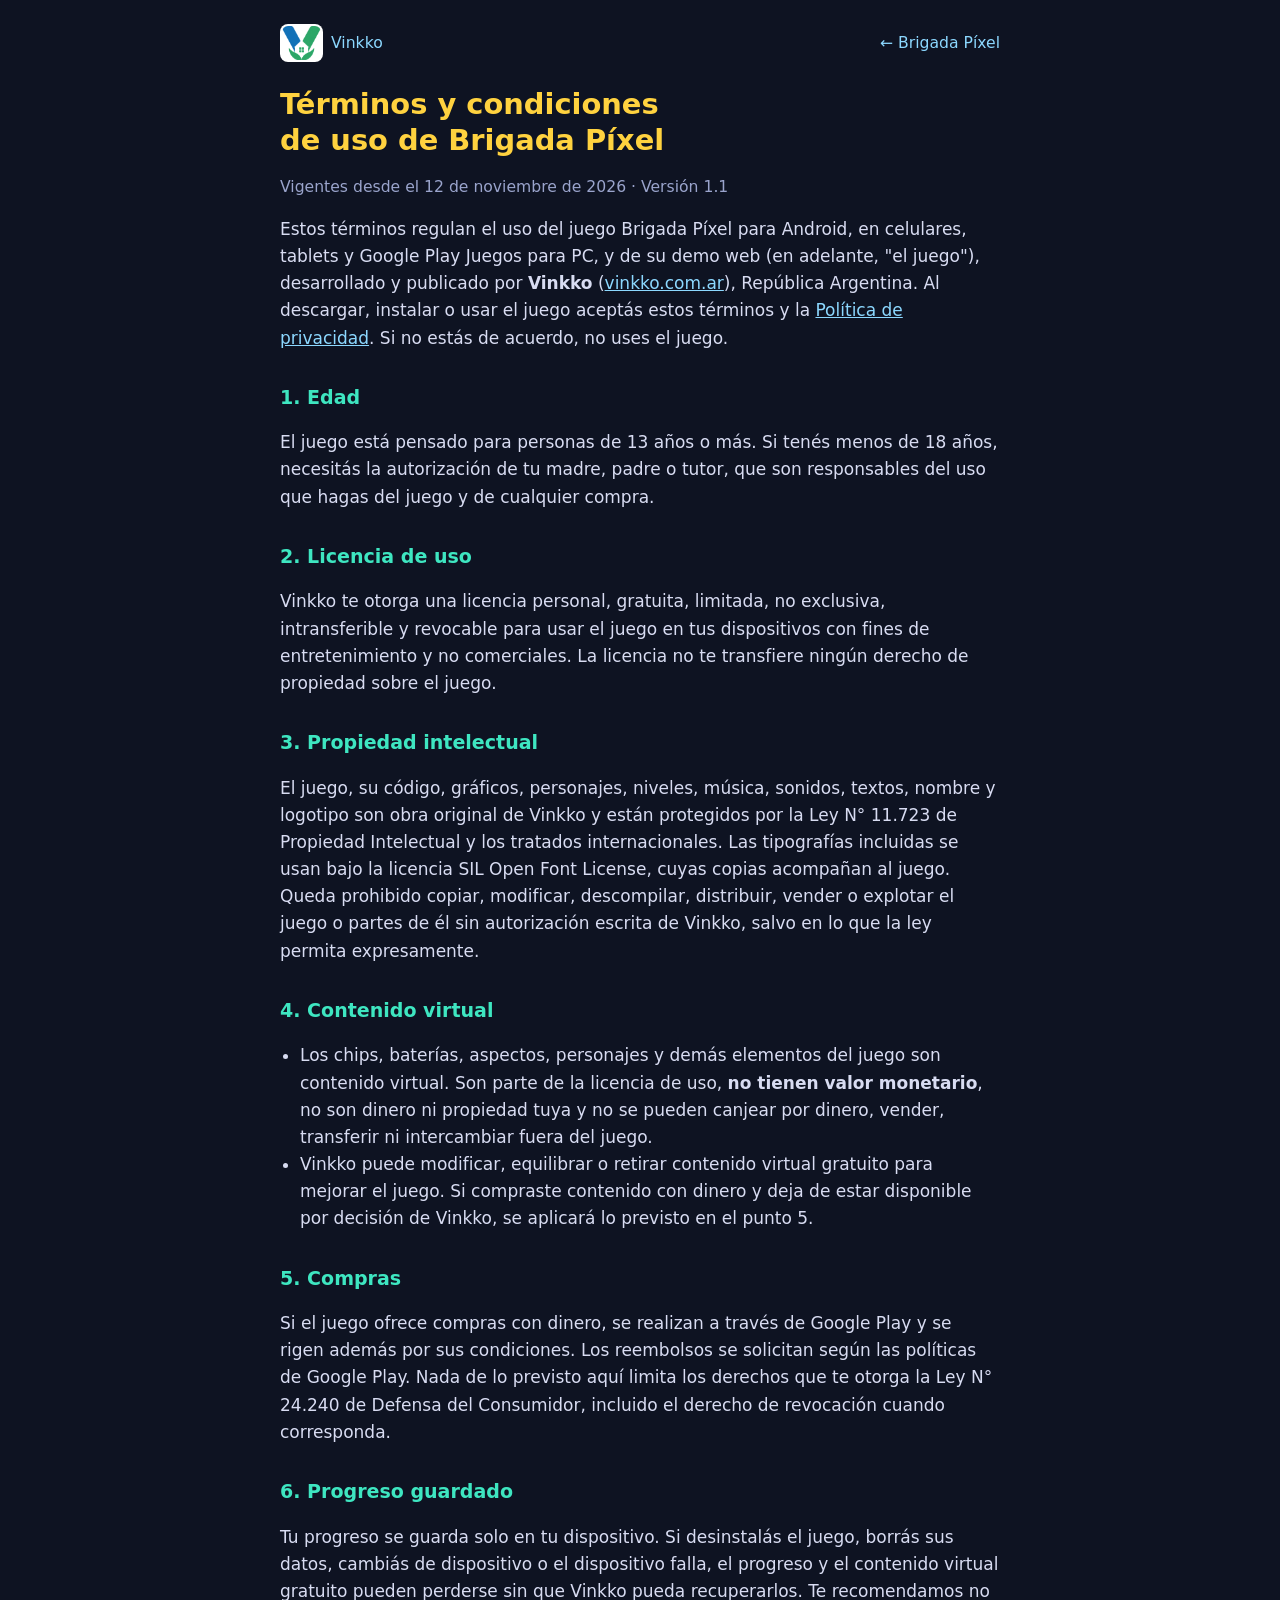
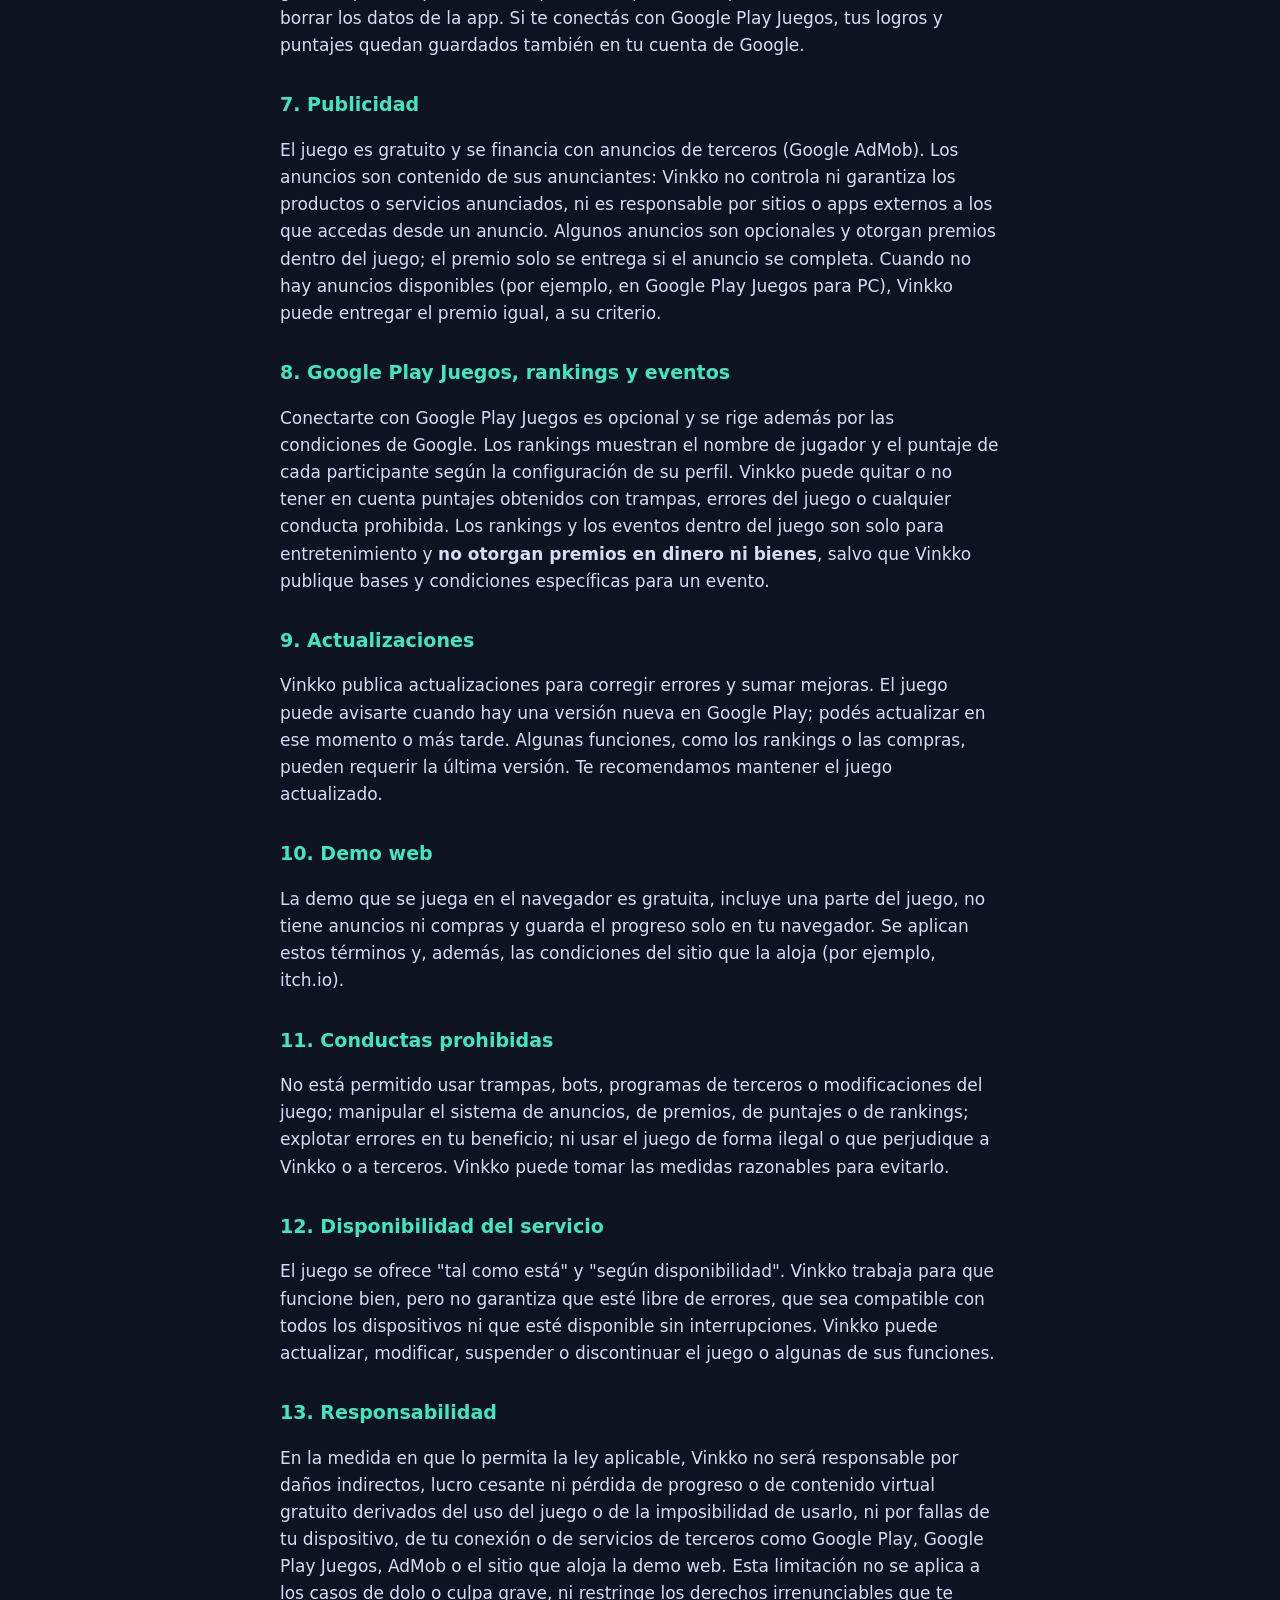
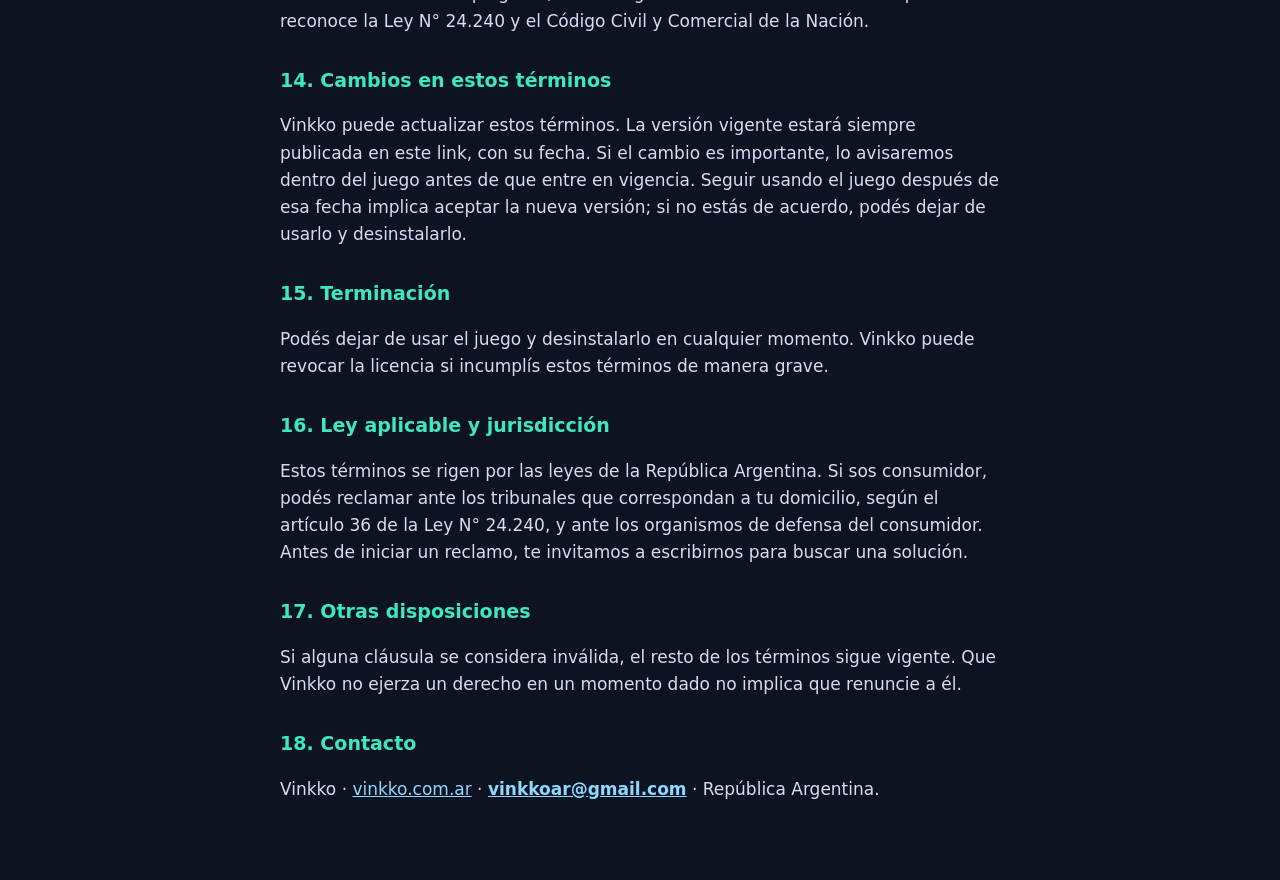
<file: brigada-pixel/terminos/index.html>
<!DOCTYPE html>
<html lang="es">
<head>
<meta charset="UTF-8">
<meta name="viewport" content="width=device-width, initial-scale=1">
<title>Términos de uso · Brigada Píxel · Vinkko</title>
<meta name="description" content="Términos y condiciones de uso del juego Brigada Píxel para Android, desarrollado por Vinkko.">
<link rel="canonical" href="https://vinkko.com.ar/brigada-pixel/terminos/">
<meta name="theme-color" content="#0e1322">
<link rel="icon" type="image/png" sizes="32x32" href="../../img/favicon-32.png">
<link rel="stylesheet" href="../../assets/legal.css">
</head>
<body>
<div class="top">
  <a href="../../"><img src="../../img/logo.webp" alt="Vinkko" width="39" height="34">Vinkko</a>
  <a href="../">← Brigada Píxel</a>
</div>
<main>
  <h1>Términos y condiciones de uso de Brigada Píxel</h1>
  <p class="muted">Vigentes desde el 12 de noviembre de 2026 · Versión 1.1</p>

  <p>Estos términos regulan el uso del juego Brigada Píxel para Android, en celulares, tablets y Google Play Juegos para PC, y de su demo web (en adelante, "el juego"), desarrollado y publicado por <strong>Vinkko</strong> (<a href="https://vinkko.com.ar">vinkko.com.ar</a>), República Argentina. Al descargar, instalar o usar el juego aceptás estos términos y la <a href="../privacidad/">Política de privacidad</a>. Si no estás de acuerdo, no uses el juego.</p>

  <h2>1. Edad</h2>
  <p>El juego está pensado para personas de 13 años o más. Si tenés menos de 18 años, necesitás la autorización de tu madre, padre o tutor, que son responsables del uso que hagas del juego y de cualquier compra.</p>

  <h2>2. Licencia de uso</h2>
  <p>Vinkko te otorga una licencia personal, gratuita, limitada, no exclusiva, intransferible y revocable para usar el juego en tus dispositivos con fines de entretenimiento y no comerciales. La licencia no te transfiere ningún derecho de propiedad sobre el juego.</p>

  <h2>3. Propiedad intelectual</h2>
  <p>El juego, su código, gráficos, personajes, niveles, música, sonidos, textos, nombre y logotipo son obra original de Vinkko y están protegidos por la Ley N° 11.723 de Propiedad Intelectual y los tratados internacionales. Las tipografías incluidas se usan bajo la licencia SIL Open Font License, cuyas copias acompañan al juego. Queda prohibido copiar, modificar, descompilar, distribuir, vender o explotar el juego o partes de él sin autorización escrita de Vinkko, salvo en lo que la ley permita expresamente.</p>

  <h2>4. Contenido virtual</h2>
  <ul>
    <li>Los chips, baterías, aspectos, personajes y demás elementos del juego son contenido virtual. Son parte de la licencia de uso, <strong>no tienen valor monetario</strong>, no son dinero ni propiedad tuya y no se pueden canjear por dinero, vender, transferir ni intercambiar fuera del juego.</li>
    <li>Vinkko puede modificar, equilibrar o retirar contenido virtual gratuito para mejorar el juego. Si compraste contenido con dinero y deja de estar disponible por decisión de Vinkko, se aplicará lo previsto en el punto 5.</li>
  </ul>

  <h2>5. Compras</h2>
  <p>Si el juego ofrece compras con dinero, se realizan a través de Google Play y se rigen además por sus condiciones. Los reembolsos se solicitan según las políticas de Google Play. Nada de lo previsto aquí limita los derechos que te otorga la Ley N° 24.240 de Defensa del Consumidor, incluido el derecho de revocación cuando corresponda.</p>

  <h2>6. Progreso guardado</h2>
  <p>Tu progreso se guarda solo en tu dispositivo. Si desinstalás el juego, borrás sus datos, cambiás de dispositivo o el dispositivo falla, el progreso y el contenido virtual gratuito pueden perderse sin que Vinkko pueda recuperarlos. Te recomendamos no borrar los datos de la app. Si te conectás con Google Play Juegos, tus logros y puntajes quedan guardados también en tu cuenta de Google.</p>

  <h2>7. Publicidad</h2>
  <p>El juego es gratuito y se financia con anuncios de terceros (Google AdMob). Los anuncios son contenido de sus anunciantes: Vinkko no controla ni garantiza los productos o servicios anunciados, ni es responsable por sitios o apps externos a los que accedas desde un anuncio. Algunos anuncios son opcionales y otorgan premios dentro del juego; el premio solo se entrega si el anuncio se completa. Cuando no hay anuncios disponibles (por ejemplo, en Google Play Juegos para PC), Vinkko puede entregar el premio igual, a su criterio.</p>

  <h2>8. Google Play Juegos, rankings y eventos</h2>
  <p>Conectarte con Google Play Juegos es opcional y se rige además por las condiciones de Google. Los rankings muestran el nombre de jugador y el puntaje de cada participante según la configuración de su perfil. Vinkko puede quitar o no tener en cuenta puntajes obtenidos con trampas, errores del juego o cualquier conducta prohibida. Los rankings y los eventos dentro del juego son solo para entretenimiento y <strong>no otorgan premios en dinero ni bienes</strong>, salvo que Vinkko publique bases y condiciones específicas para un evento.</p>

  <h2>9. Actualizaciones</h2>
  <p>Vinkko publica actualizaciones para corregir errores y sumar mejoras. El juego puede avisarte cuando hay una versión nueva en Google Play; podés actualizar en ese momento o más tarde. Algunas funciones, como los rankings o las compras, pueden requerir la última versión. Te recomendamos mantener el juego actualizado.</p>

  <h2>10. Demo web</h2>
  <p>La demo que se juega en el navegador es gratuita, incluye una parte del juego, no tiene anuncios ni compras y guarda el progreso solo en tu navegador. Se aplican estos términos y, además, las condiciones del sitio que la aloja (por ejemplo, itch.io).</p>

  <h2>11. Conductas prohibidas</h2>
  <p>No está permitido usar trampas, bots, programas de terceros o modificaciones del juego; manipular el sistema de anuncios, de premios, de puntajes o de rankings; explotar errores en tu beneficio; ni usar el juego de forma ilegal o que perjudique a Vinkko o a terceros. Vinkko puede tomar las medidas razonables para evitarlo.</p>

  <h2>12. Disponibilidad del servicio</h2>
  <p>El juego se ofrece "tal como está" y "según disponibilidad". Vinkko trabaja para que funcione bien, pero no garantiza que esté libre de errores, que sea compatible con todos los dispositivos ni que esté disponible sin interrupciones. Vinkko puede actualizar, modificar, suspender o discontinuar el juego o algunas de sus funciones.</p>

  <h2>13. Responsabilidad</h2>
  <p>En la medida en que lo permita la ley aplicable, Vinkko no será responsable por daños indirectos, lucro cesante ni pérdida de progreso o de contenido virtual gratuito derivados del uso del juego o de la imposibilidad de usarlo, ni por fallas de tu dispositivo, de tu conexión o de servicios de terceros como Google Play, Google Play Juegos, AdMob o el sitio que aloja la demo web. Esta limitación no se aplica a los casos de dolo o culpa grave, ni restringe los derechos irrenunciables que te reconoce la Ley N° 24.240 y el Código Civil y Comercial de la Nación.</p>

  <h2>14. Cambios en estos términos</h2>
  <p>Vinkko puede actualizar estos términos. La versión vigente estará siempre publicada en este link, con su fecha. Si el cambio es importante, lo avisaremos dentro del juego antes de que entre en vigencia. Seguir usando el juego después de esa fecha implica aceptar la nueva versión; si no estás de acuerdo, podés dejar de usarlo y desinstalarlo.</p>

  <h2>15. Terminación</h2>
  <p>Podés dejar de usar el juego y desinstalarlo en cualquier momento. Vinkko puede revocar la licencia si incumplís estos términos de manera grave.</p>

  <h2>16. Ley aplicable y jurisdicción</h2>
  <p>Estos términos se rigen por las leyes de la República Argentina. Si sos consumidor, podés reclamar ante los tribunales que correspondan a tu domicilio, según el artículo 36 de la Ley N° 24.240, y ante los organismos de defensa del consumidor. Antes de iniciar un reclamo, te invitamos a escribirnos para buscar una solución.</p>

  <h2>17. Otras disposiciones</h2>
  <p>Si alguna cláusula se considera inválida, el resto de los términos sigue vigente. Que Vinkko no ejerza un derecho en un momento dado no implica que renuncie a él.</p>

  <h2>18. Contacto</h2>
  <p>Vinkko · <a href="https://vinkko.com.ar">vinkko.com.ar</a> · <a href="mailto:vinkkoar@gmail.com"><strong>vinkkoar@gmail.com</strong></a> · República Argentina.</p>
</main>
</body>
</html>
</file>
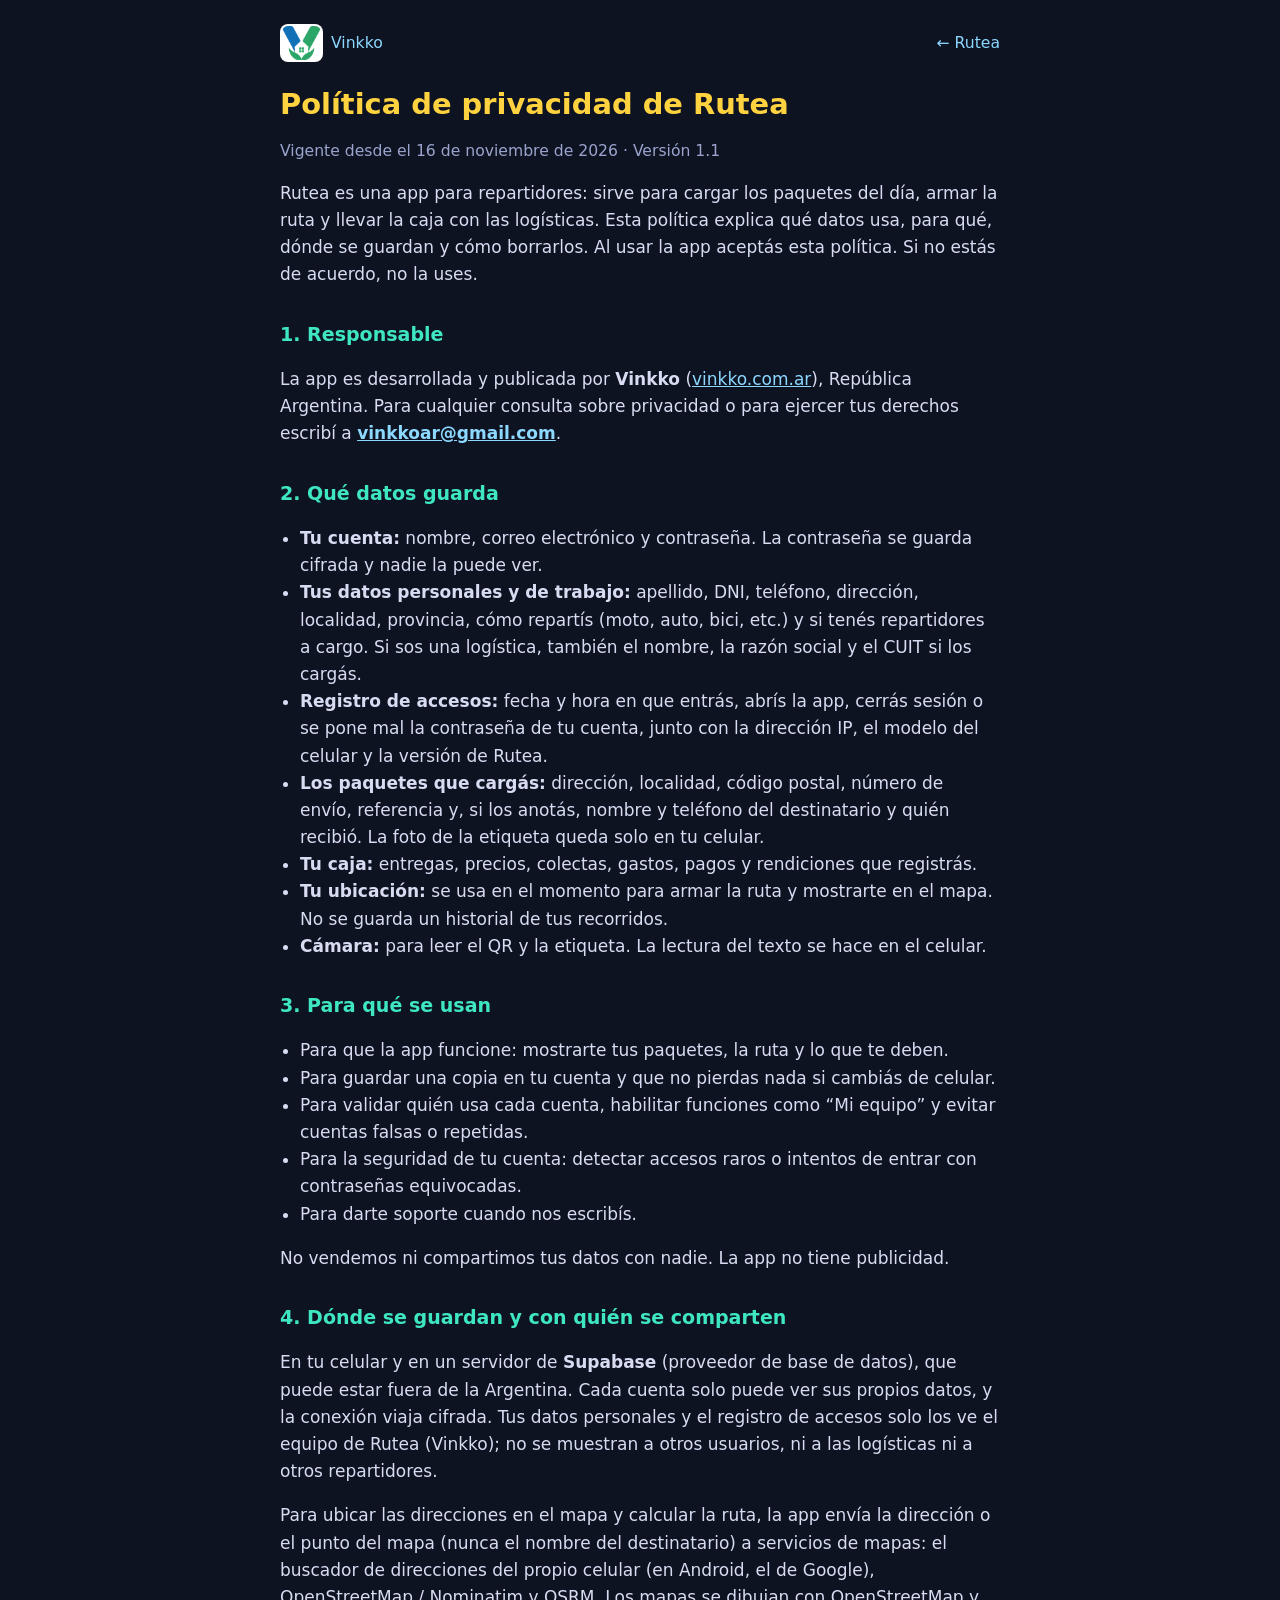
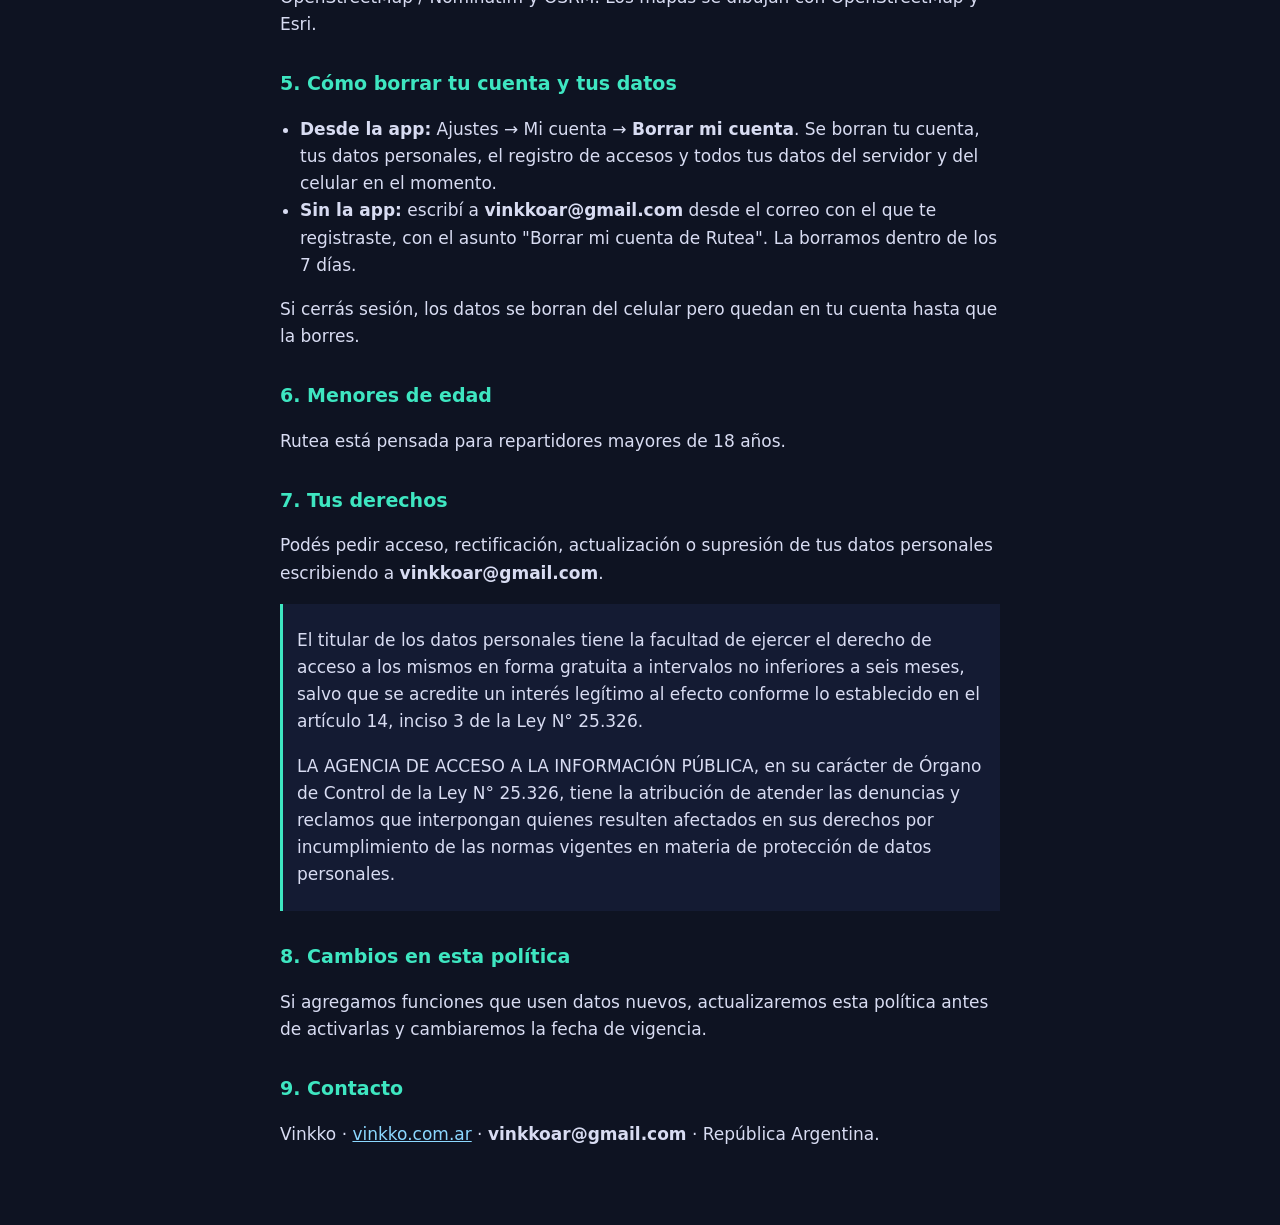
<file: rutea/privacidad/index.html>
<!DOCTYPE html>
<html lang="es">
<head>
<meta charset="UTF-8">
<meta name="viewport" content="width=device-width, initial-scale=1">
<title>Política de privacidad · Rutea · Vinkko</title>
<meta name="description" content="Política de privacidad de Rutea, la app de reparto de Vinkko para Android: qué datos guarda, para qué, dónde y cómo borrar tu cuenta.">
<link rel="canonical" href="https://vinkko.com.ar/rutea/privacidad/">
<meta name="theme-color" content="#0e1322">
<link rel="icon" type="image/png" sizes="32x32" href="../../img/favicon-32.png">
<link rel="stylesheet" href="../../assets/legal.css">
</head>
<body>
<div class="top">
  <a href="../../"><img src="../../img/logo.webp" alt="Vinkko" width="39" height="34">Vinkko</a>
  <a href="../">← Rutea</a>
</div>
<main>
  <h1>Política de privacidad de Rutea</h1>
  <p class="muted">Vigente desde el 16 de noviembre de 2026 · Versión 1.1</p>

  <p>Rutea es una app para repartidores: sirve para cargar los paquetes del día, armar la ruta y llevar la caja con las logísticas. Esta política explica qué datos usa, para qué, dónde se guardan y cómo borrarlos. Al usar la app aceptás esta política. Si no estás de acuerdo, no la uses.</p>

  <h2>1. Responsable</h2>
  <p>La app es desarrollada y publicada por <strong>Vinkko</strong> (<a href="https://vinkko.com.ar">vinkko.com.ar</a>), República Argentina. Para cualquier consulta sobre privacidad o para ejercer tus derechos escribí a <a href="mailto:vinkkoar@gmail.com"><strong>vinkkoar@gmail.com</strong></a>.</p>

  <h2>2. Qué datos guarda</h2>
  <ul>
    <li><strong>Tu cuenta:</strong> nombre, correo electrónico y contraseña. La contraseña se guarda cifrada y nadie la puede ver.</li>
    <li><strong>Tus datos personales y de trabajo:</strong> apellido, DNI, teléfono, dirección, localidad, provincia, cómo repartís (moto, auto, bici, etc.) y si tenés repartidores a cargo. Si sos una logística, también el nombre, la razón social y el CUIT si los cargás.</li>
    <li><strong>Registro de accesos:</strong> fecha y hora en que entrás, abrís la app, cerrás sesión o se pone mal la contraseña de tu cuenta, junto con la dirección IP, el modelo del celular y la versión de Rutea.</li>
    <li><strong>Los paquetes que cargás:</strong> dirección, localidad, código postal, número de envío, referencia y, si los anotás, nombre y teléfono del destinatario y quién recibió. La foto de la etiqueta queda solo en tu celular.</li>
    <li><strong>Tu caja:</strong> entregas, precios, colectas, gastos, pagos y rendiciones que registrás.</li>
    <li><strong>Tu ubicación:</strong> se usa en el momento para armar la ruta y mostrarte en el mapa. No se guarda un historial de tus recorridos.</li>
    <li><strong>Cámara:</strong> para leer el QR y la etiqueta. La lectura del texto se hace en el celular.</li>
  </ul>

  <h2>3. Para qué se usan</h2>
  <ul>
    <li>Para que la app funcione: mostrarte tus paquetes, la ruta y lo que te deben.</li>
    <li>Para guardar una copia en tu cuenta y que no pierdas nada si cambiás de celular.</li>
    <li>Para validar quién usa cada cuenta, habilitar funciones como “Mi equipo” y evitar cuentas falsas o repetidas.</li>
    <li>Para la seguridad de tu cuenta: detectar accesos raros o intentos de entrar con contraseñas equivocadas.</li>
    <li>Para darte soporte cuando nos escribís.</li>
  </ul>
  <p>No vendemos ni compartimos tus datos con nadie. La app no tiene publicidad.</p>

  <h2>4. Dónde se guardan y con quién se comparten</h2>
  <p>En tu celular y en un servidor de <strong>Supabase</strong> (proveedor de base de datos), que puede estar fuera de la Argentina. Cada cuenta solo puede ver sus propios datos, y la conexión viaja cifrada. Tus datos personales y el registro de accesos solo los ve el equipo de Rutea (Vinkko); no se muestran a otros usuarios, ni a las logísticas ni a otros repartidores.</p>
  <p>Para ubicar las direcciones en el mapa y calcular la ruta, la app envía la dirección o el punto del mapa (nunca el nombre del destinatario) a servicios de mapas: el buscador de direcciones del propio celular (en Android, el de Google), OpenStreetMap / Nominatim y OSRM. Los mapas se dibujan con OpenStreetMap y Esri.</p>

  <h2>5. Cómo borrar tu cuenta y tus datos</h2>
  <ul>
    <li><strong>Desde la app:</strong> Ajustes → Mi cuenta → <strong>Borrar mi cuenta</strong>. Se borran tu cuenta, tus datos personales, el registro de accesos y todos tus datos del servidor y del celular en el momento.</li>
    <li><strong>Sin la app:</strong> escribí a <strong>vinkkoar@gmail.com</strong> desde el correo con el que te registraste, con el asunto "Borrar mi cuenta de Rutea". La borramos dentro de los 7 días.</li>
  </ul>
  <p>Si cerrás sesión, los datos se borran del celular pero quedan en tu cuenta hasta que la borres.</p>

  <h2>6. Menores de edad</h2>
  <p>Rutea está pensada para repartidores mayores de 18 años.</p>

  <h2>7. Tus derechos</h2>
  <p>Podés pedir acceso, rectificación, actualización o supresión de tus datos personales escribiendo a <strong>vinkkoar@gmail.com</strong>.</p>
  <div class="legal">
    <p>El titular de los datos personales tiene la facultad de ejercer el derecho de acceso a los mismos en forma gratuita a intervalos no inferiores a seis meses, salvo que se acredite un interés legítimo al efecto conforme lo establecido en el artículo 14, inciso 3 de la Ley N° 25.326.</p>
    <p>LA AGENCIA DE ACCESO A LA INFORMACIÓN PÚBLICA, en su carácter de Órgano de Control de la Ley N° 25.326, tiene la atribución de atender las denuncias y reclamos que interpongan quienes resulten afectados en sus derechos por incumplimiento de las normas vigentes en materia de protección de datos personales.</p>
  </div>

  <h2>8. Cambios en esta política</h2>
  <p>Si agregamos funciones que usen datos nuevos, actualizaremos esta política antes de activarlas y cambiaremos la fecha de vigencia.</p>

  <h2>9. Contacto</h2>
  <p>Vinkko · <a href="https://vinkko.com.ar">vinkko.com.ar</a> · <strong>vinkkoar@gmail.com</strong> · República Argentina.</p>
</main>
</body>
</html>
</file>
<file: assets/legal.css>
body{margin:0;background:#0e1322;color:#eef1ff;font:17px/1.6 system-ui,-apple-system,"Segoe UI",sans-serif;padding:24px 18px 60px}
main{max-width:720px;margin:0 auto}
.top{max-width:720px;margin:0 auto 24px;display:flex;justify-content:space-between;align-items:center;gap:12px;flex-wrap:wrap}
.top a{color:#8cd8ff;text-decoration:none;font-size:.92em}
.top img{height:34px;background:#fff;border-radius:8px;padding:2px;vertical-align:middle;margin-right:8px}
h1{color:#ffd23f;font-size:1.7em;line-height:1.25;margin:0 0 4px;text-wrap:balance}
h2{color:#3ee6c1;font-size:1.12em;margin:30px 0 6px}
p,li{color:#d8dcf2}
ul{padding-left:20px}
a{color:#8cd8ff}
.muted{color:#9aa4cc;font-size:.92em}
.legal{border-left:3px solid #3ee6c1;padding:6px 14px;background:#141b33}
</file>
